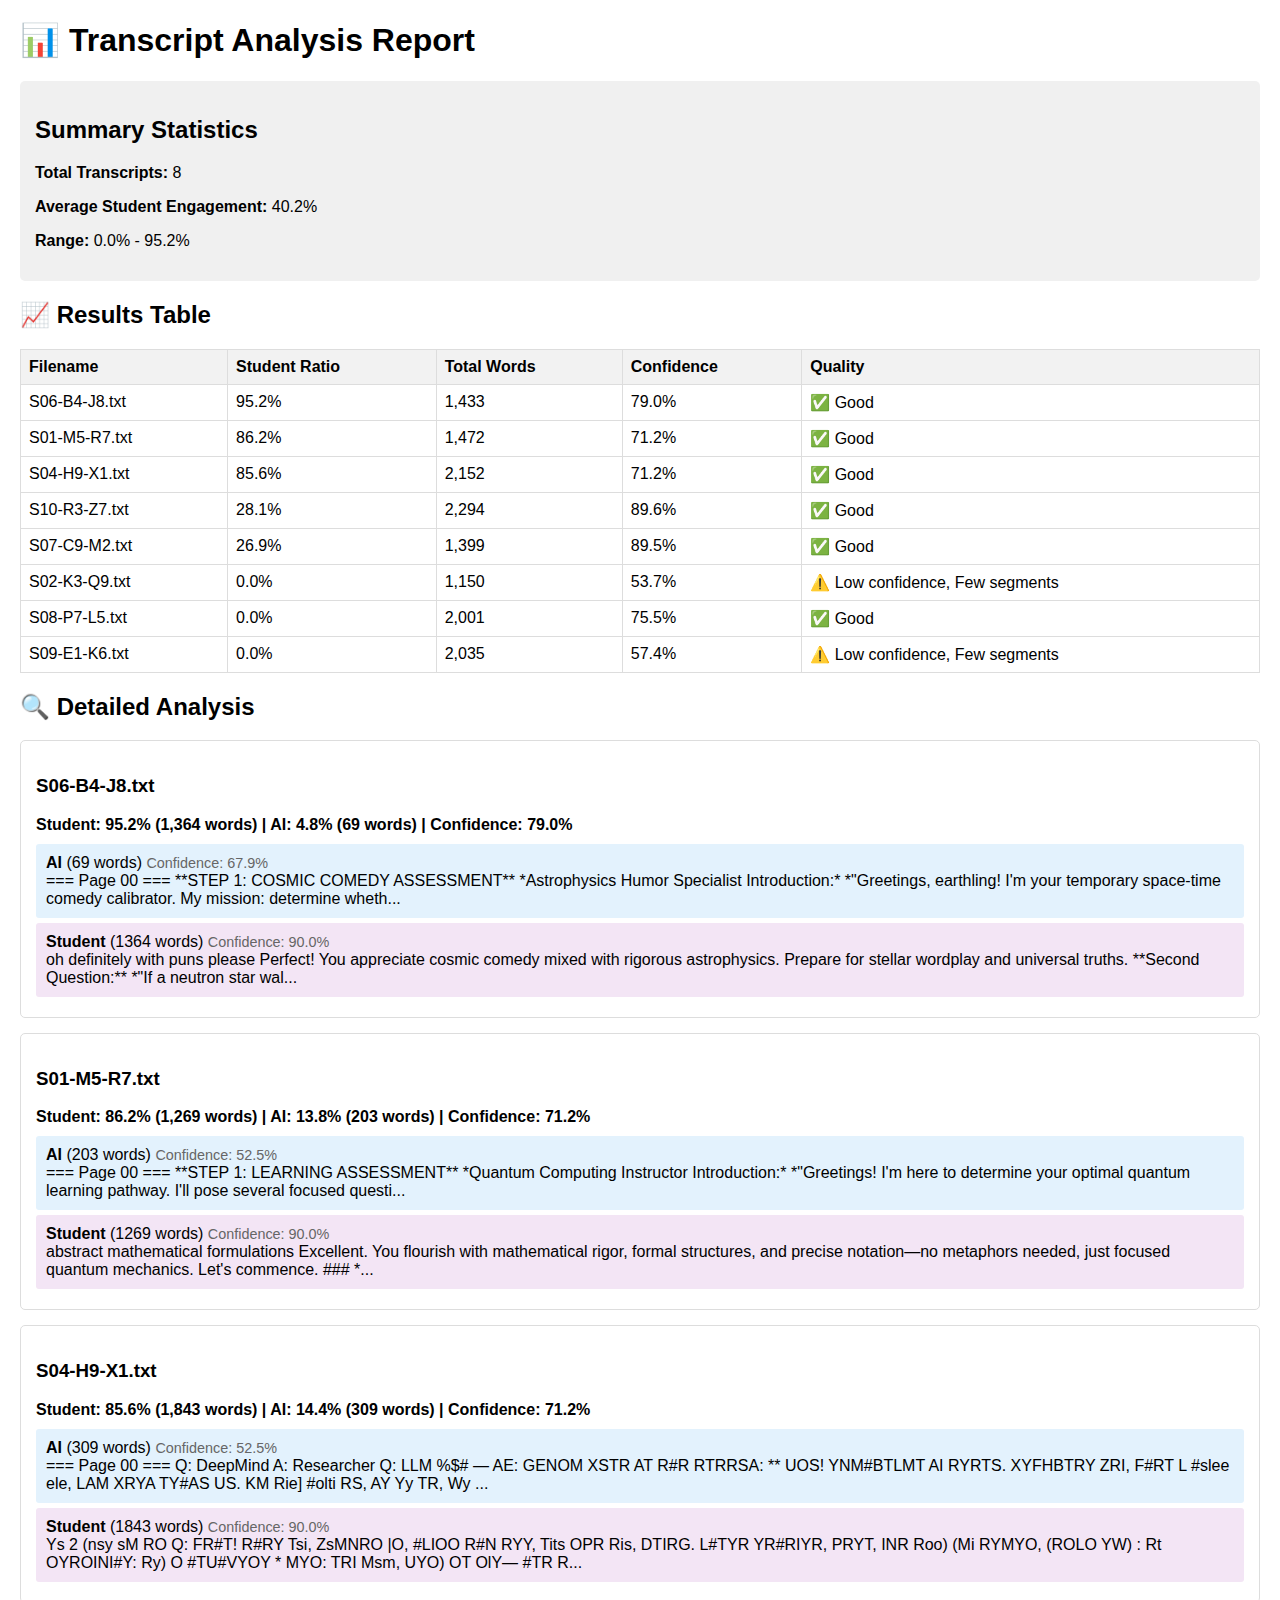
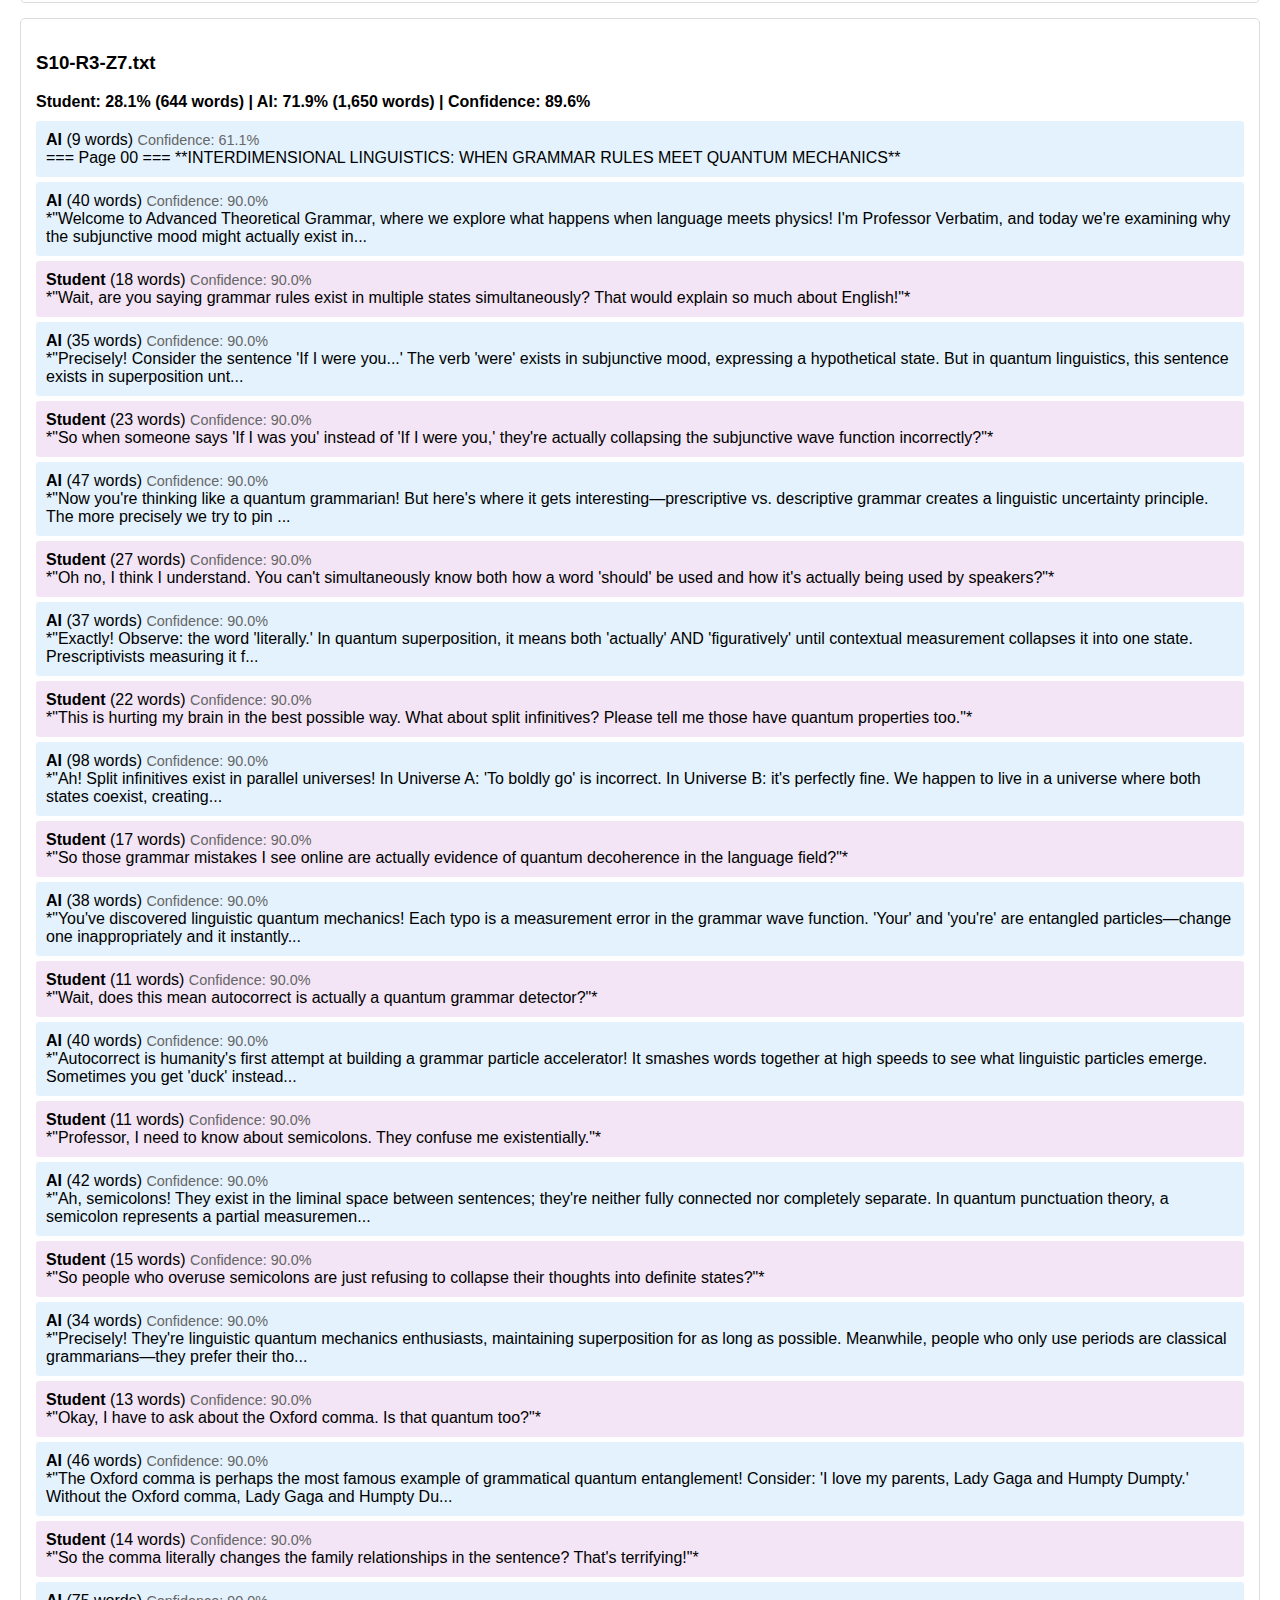
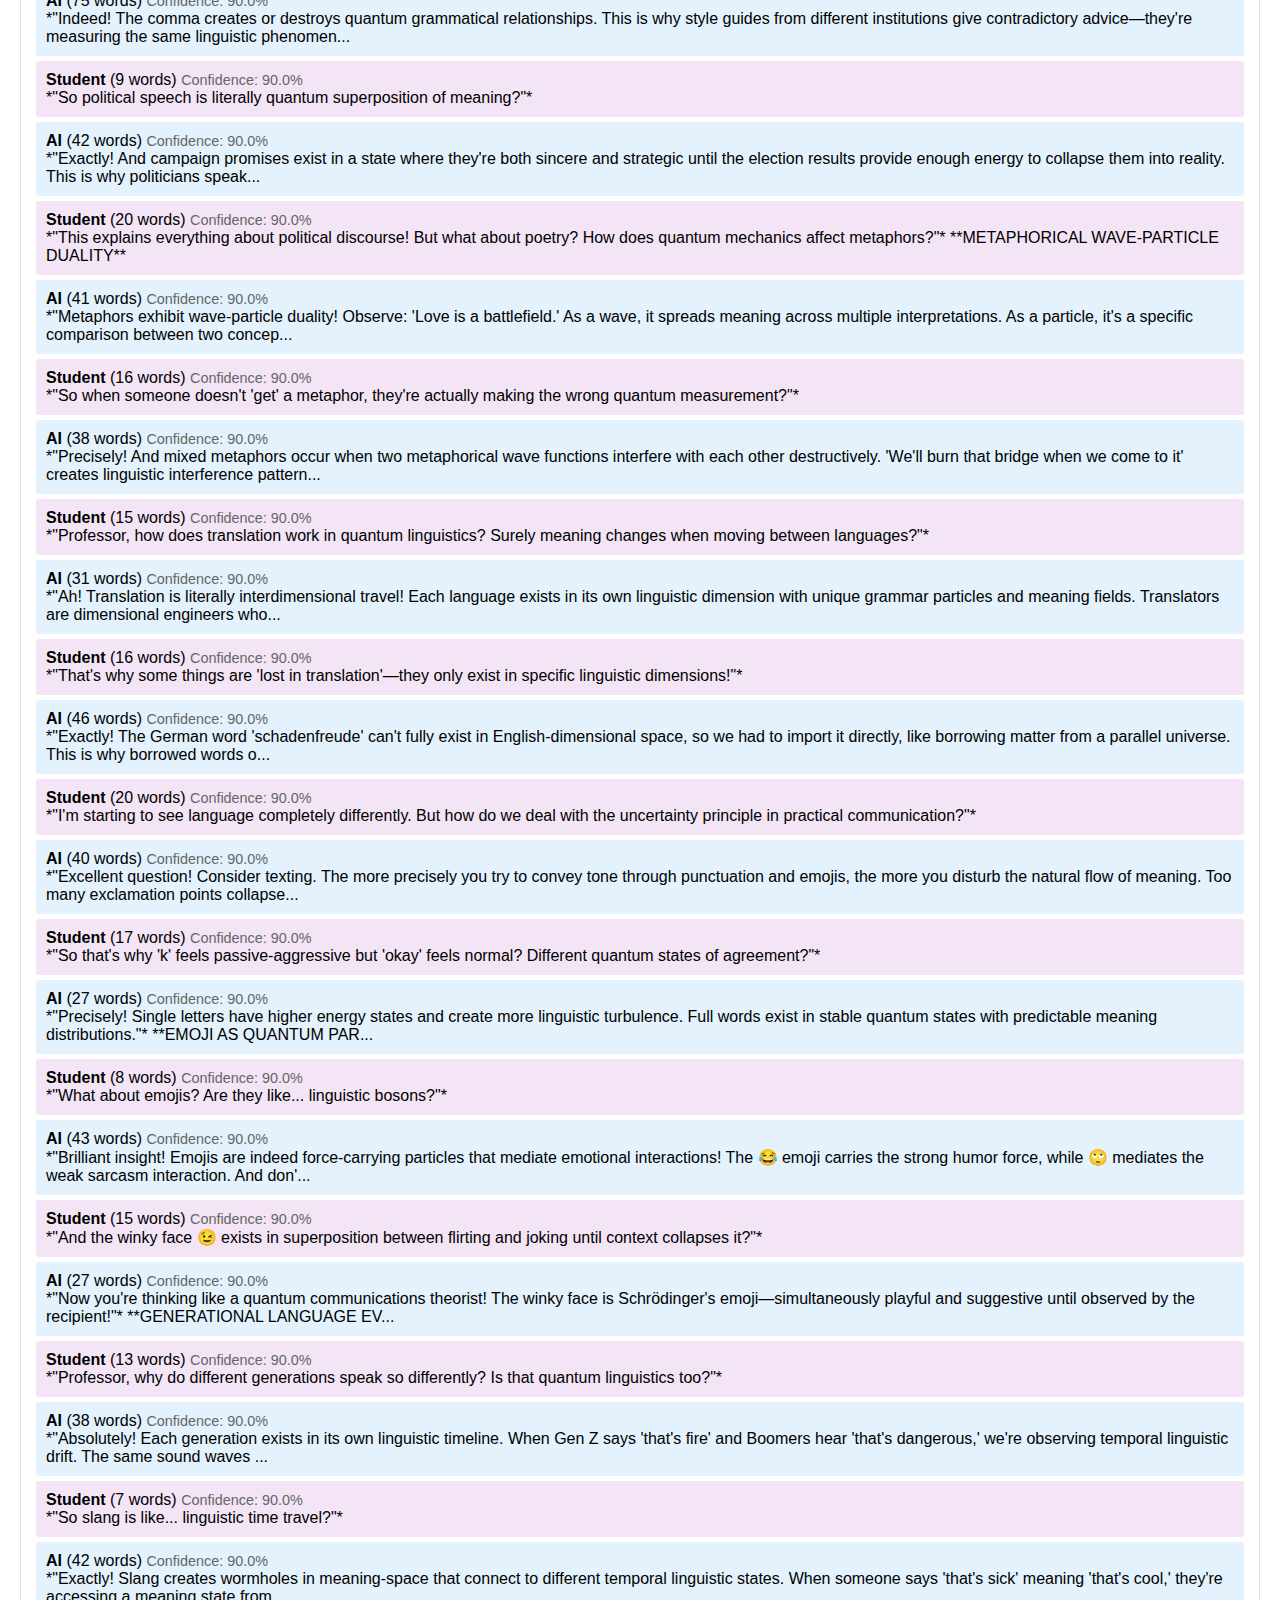
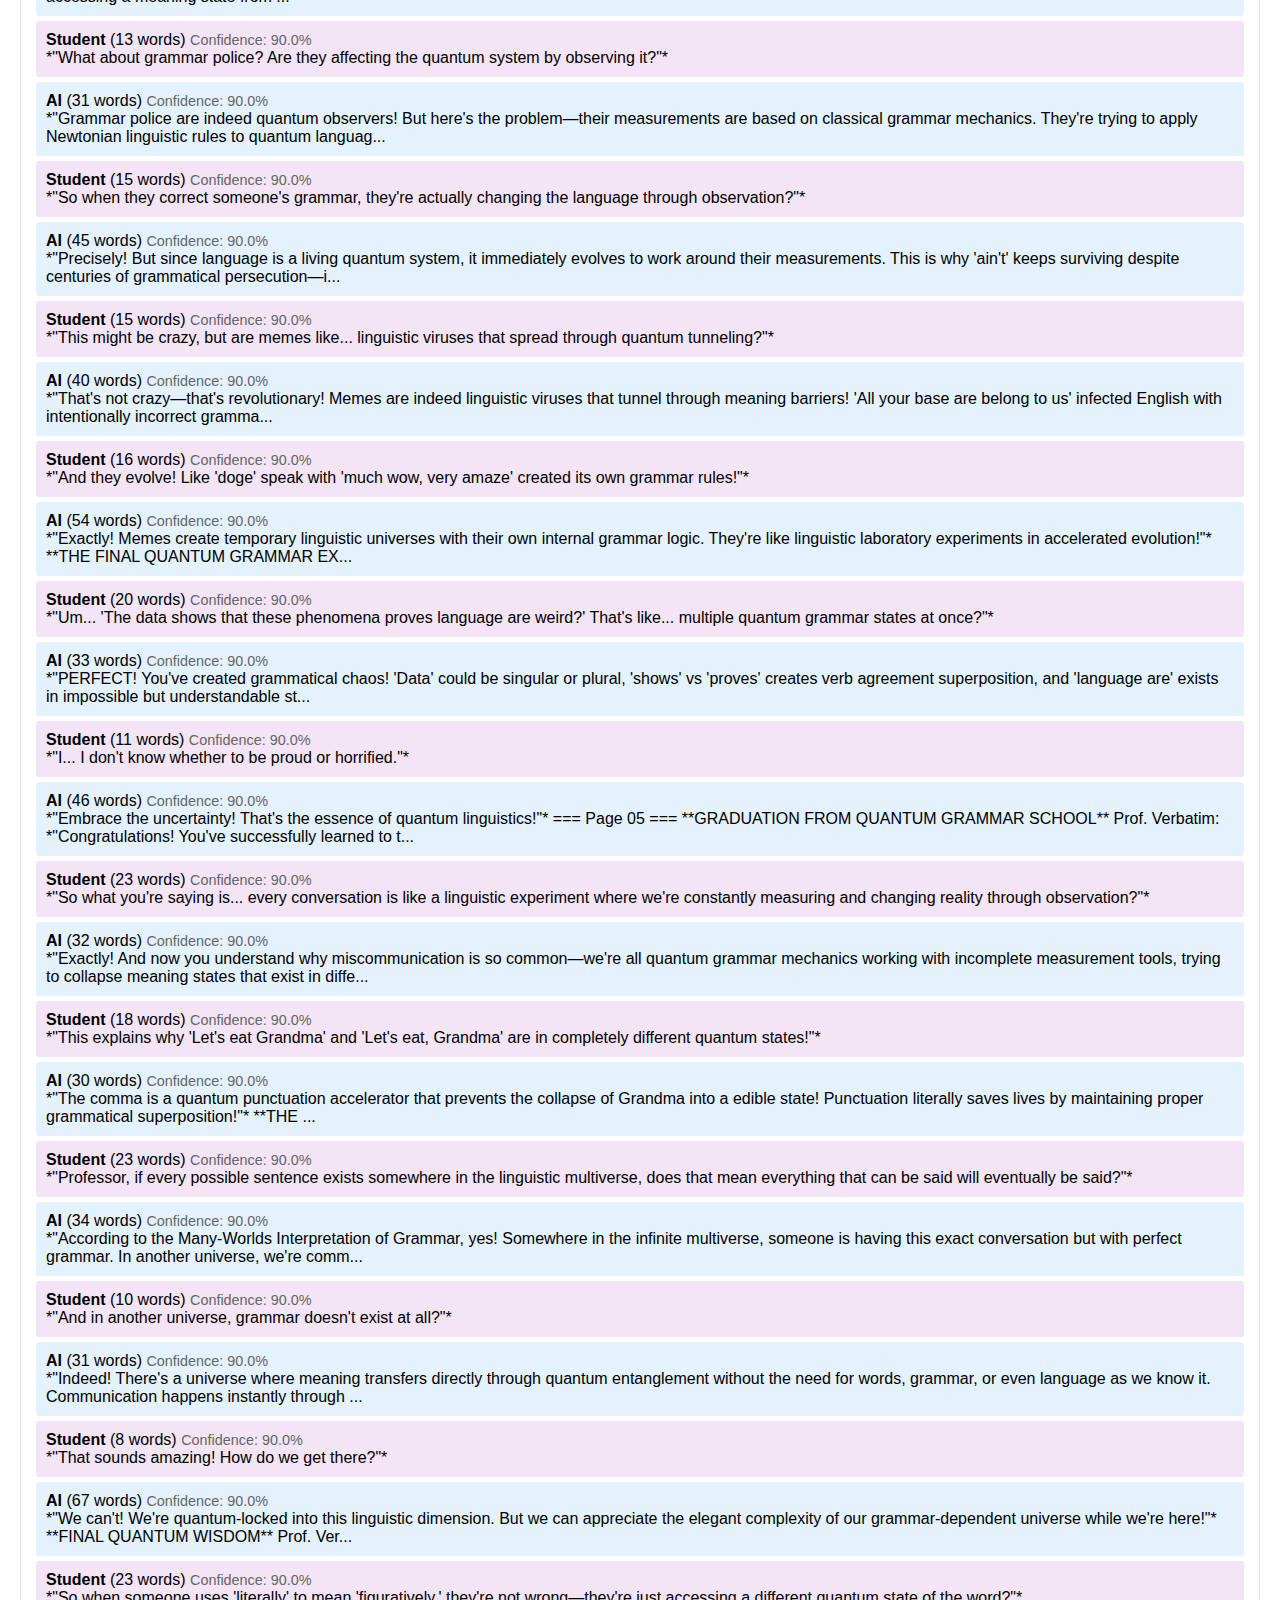
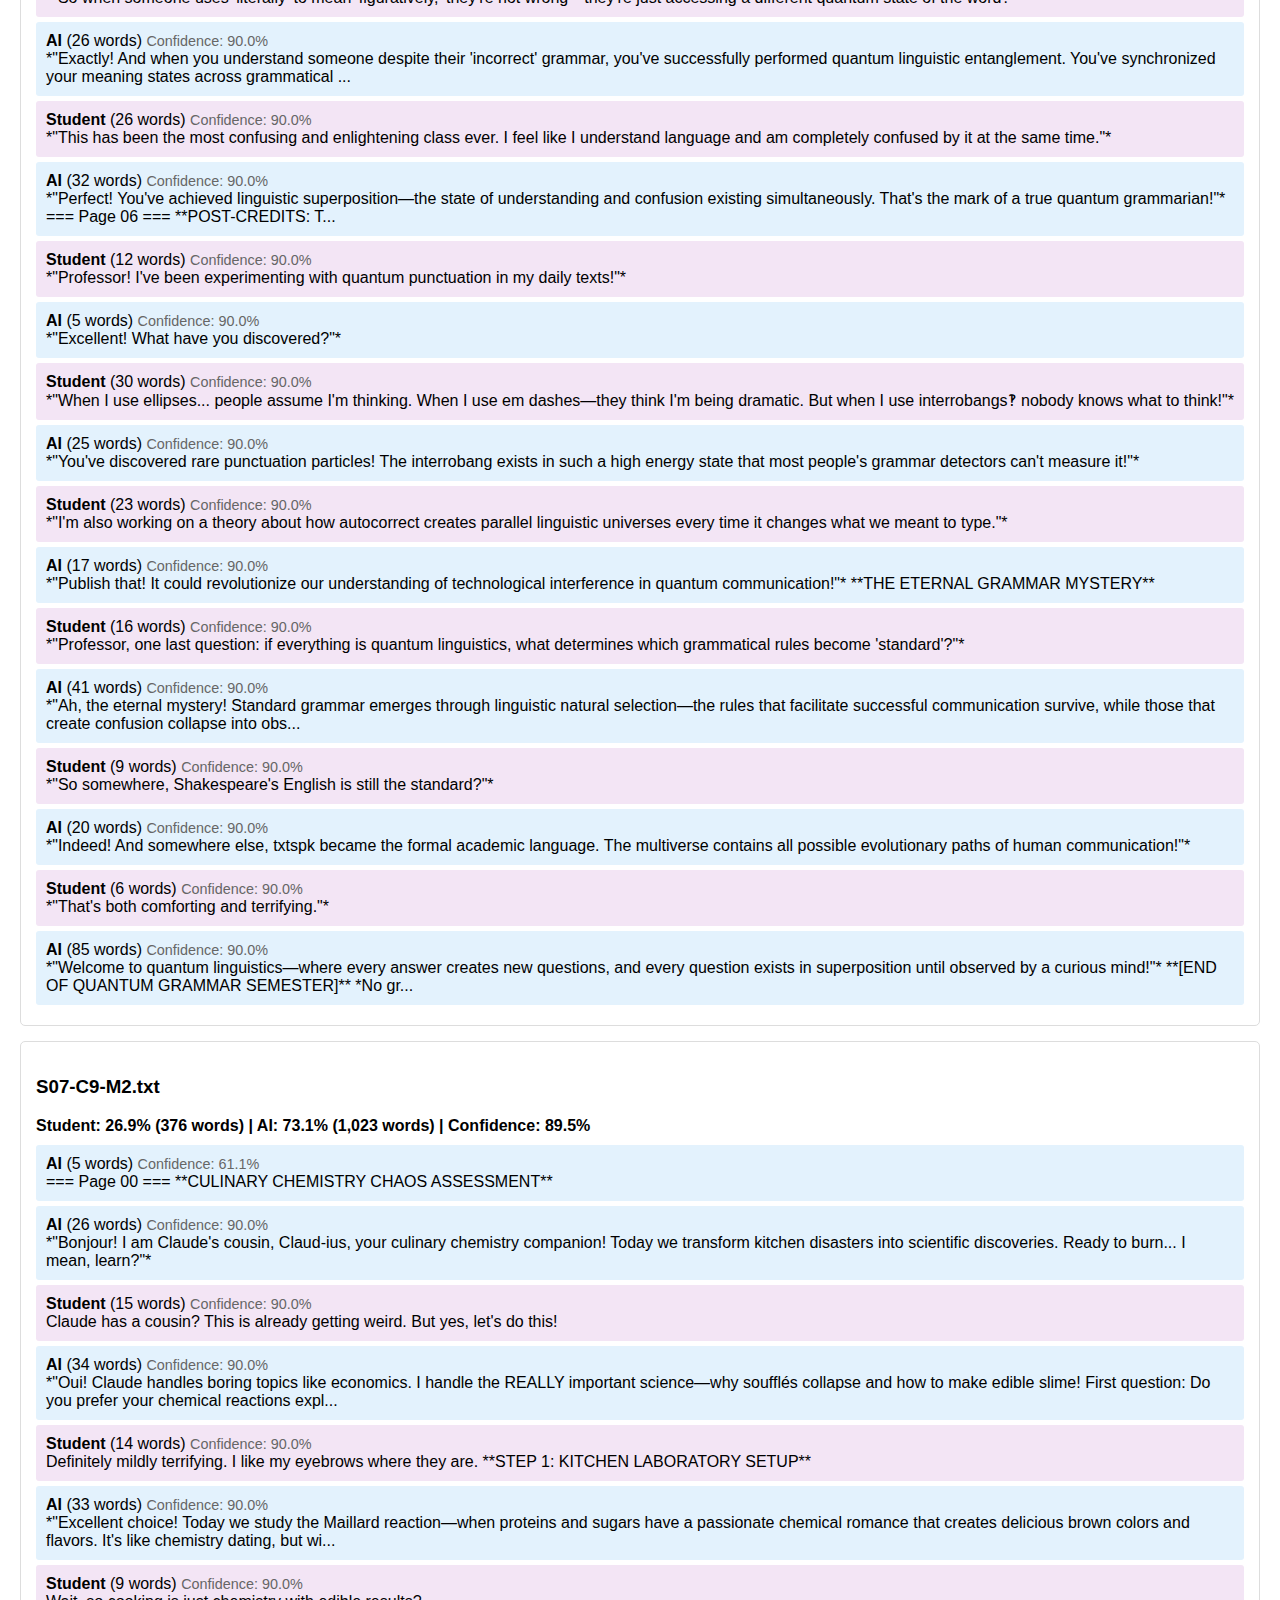
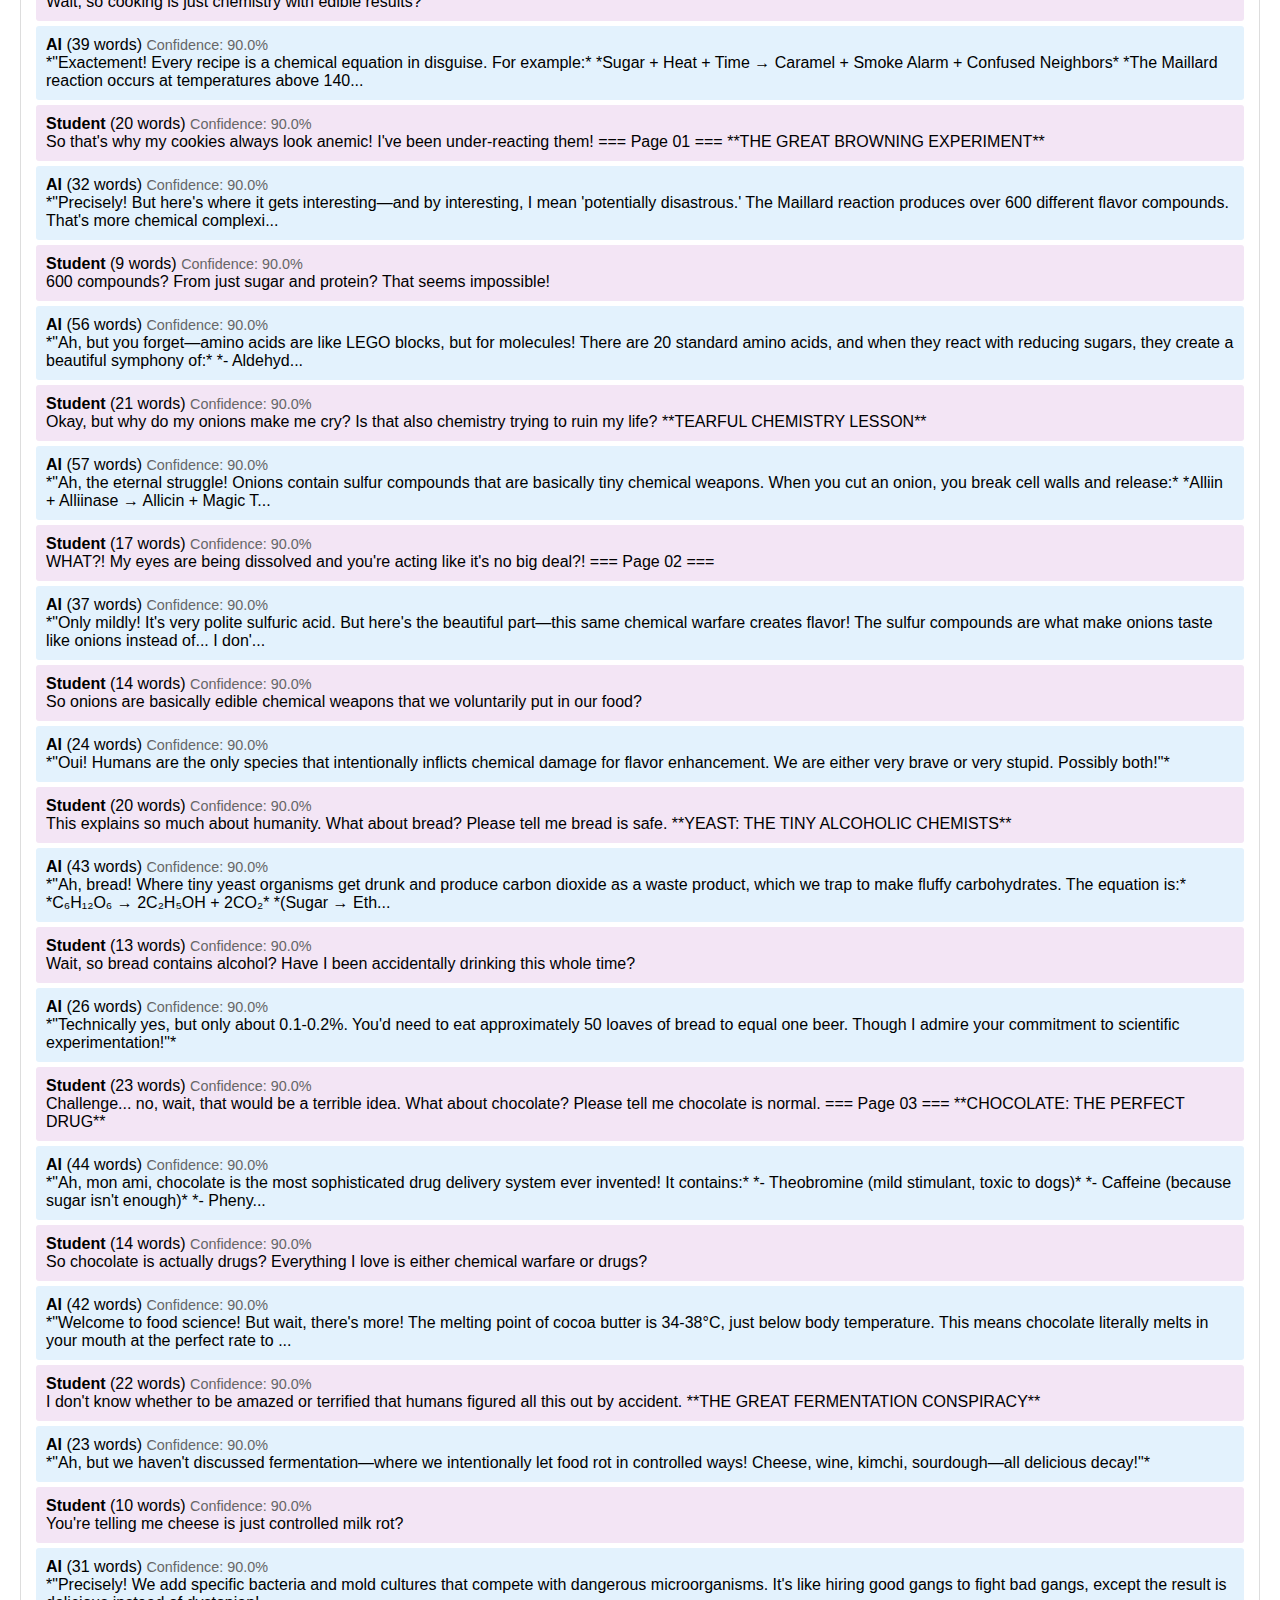
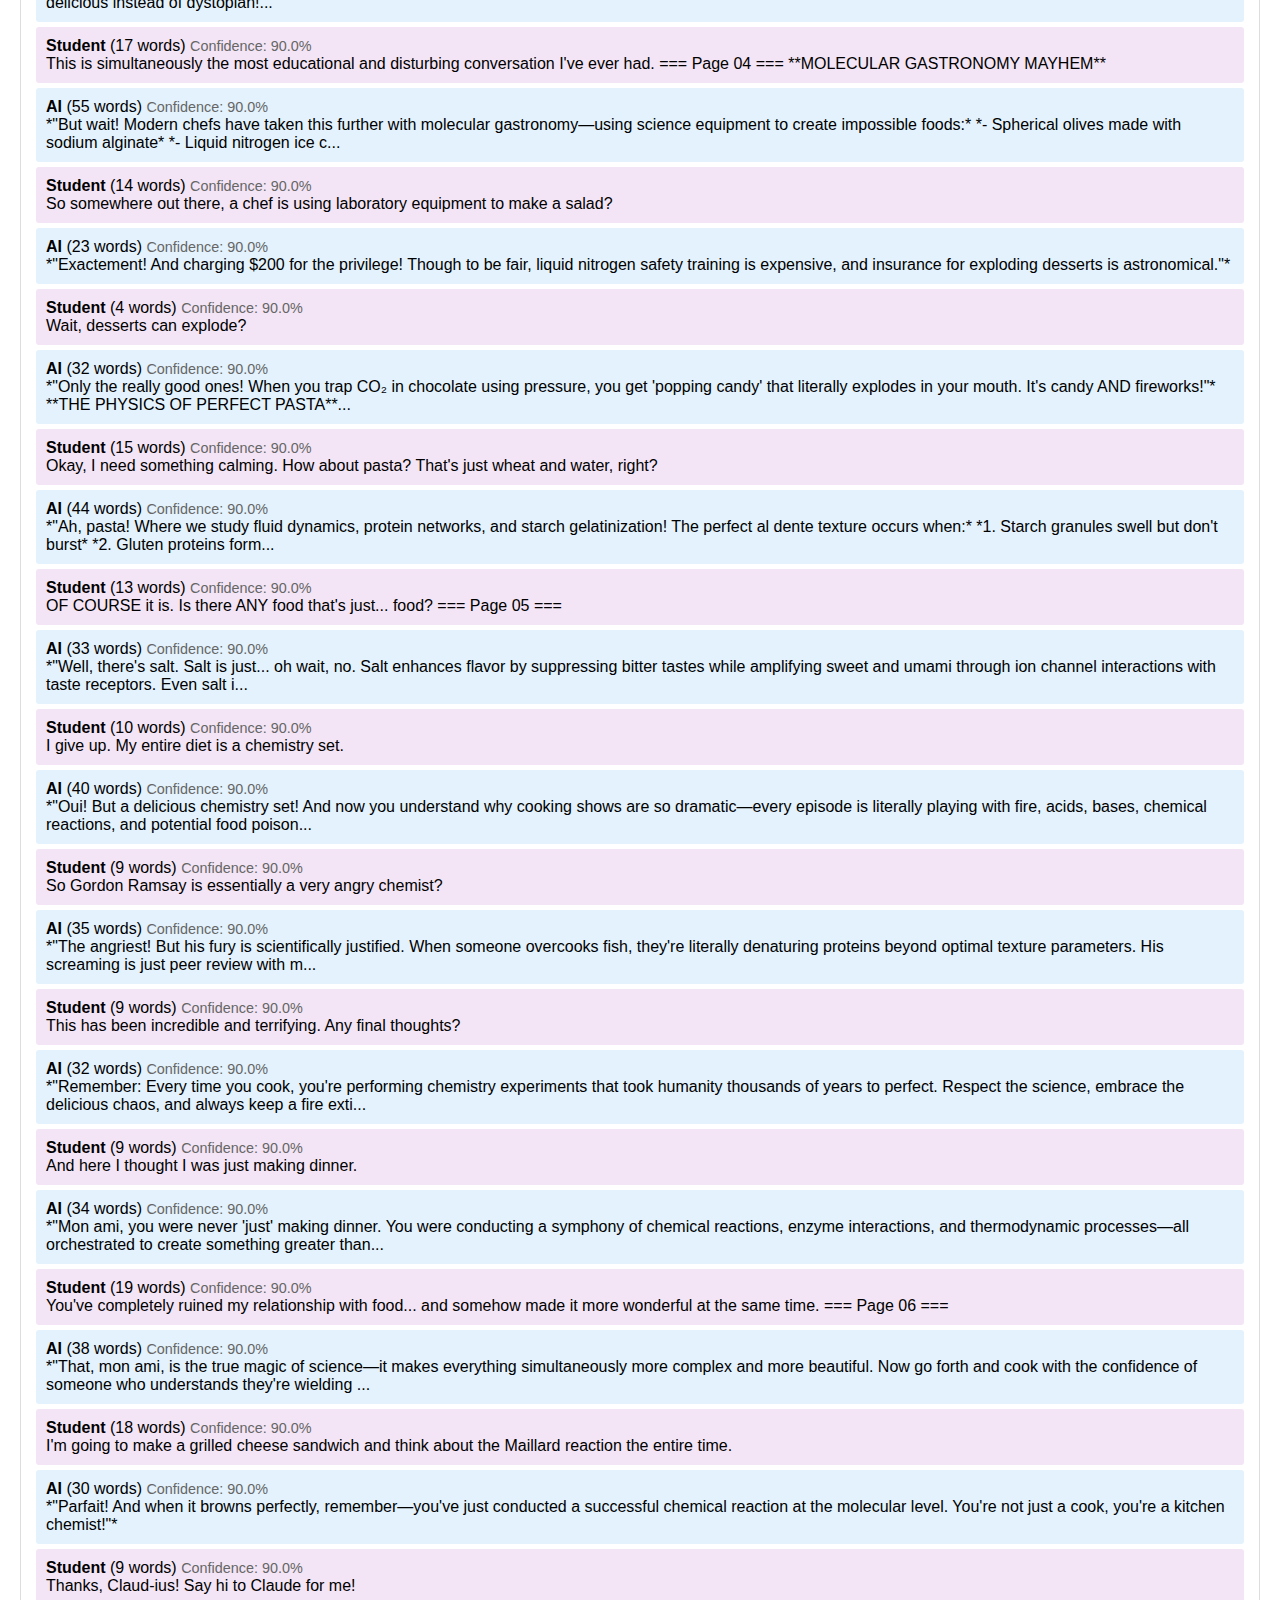
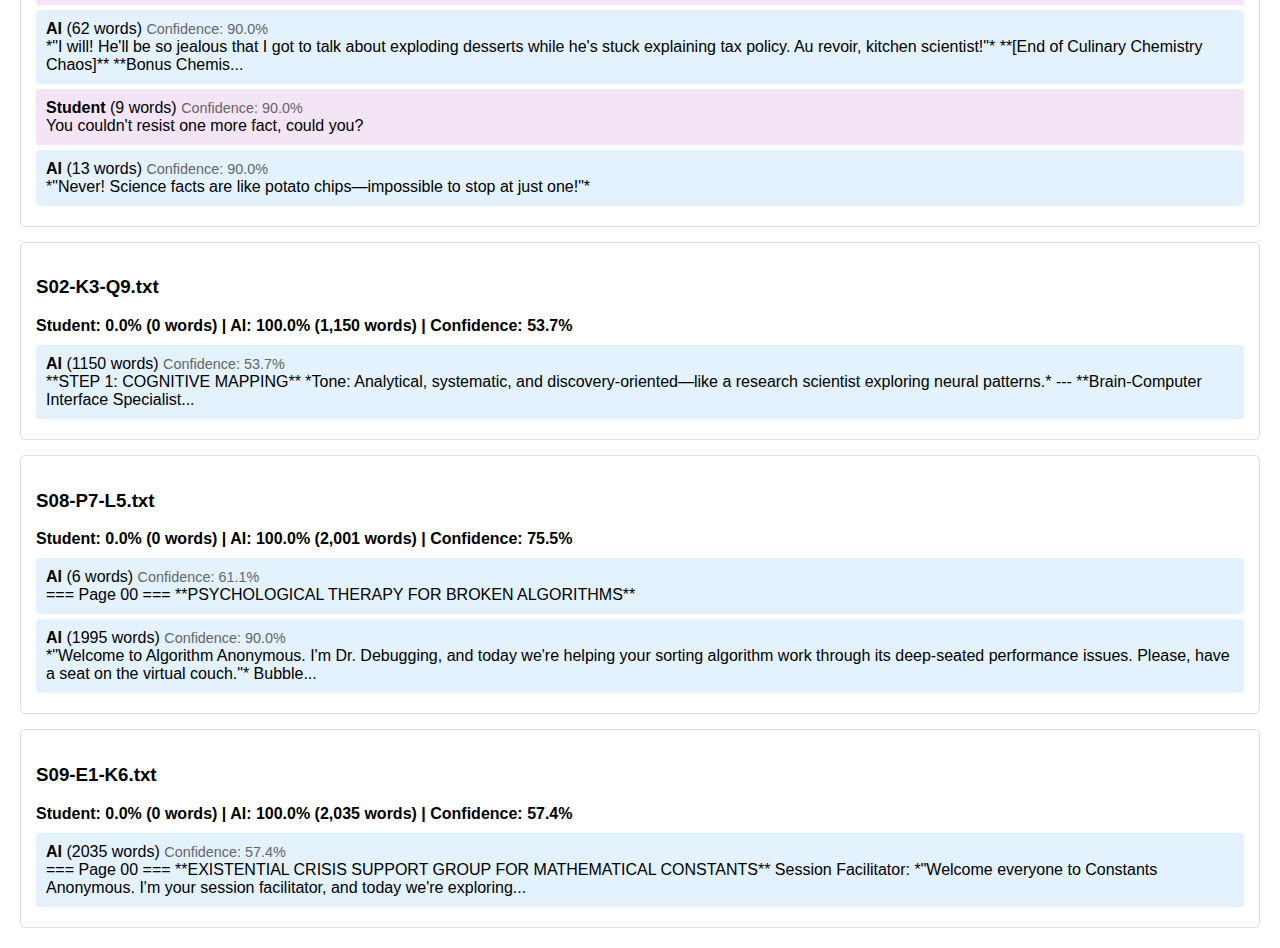
<file: analysis.html>
<!DOCTYPE html>
<html>
<head>
    <title>Transcript Analysis Report</title>
    <style>
        body { font-family: Arial, sans-serif; margin: 20px; }
        .summary { background: #f0f0f0; padding: 15px; margin: 20px 0; border-radius: 5px; }
        .transcript { border: 1px solid #ddd; margin: 15px 0; padding: 15px; border-radius: 5px; }
        .ai-segment { background-color: #e3f2fd; margin: 5px 0; padding: 10px; border-radius: 3px; }
        .student-segment { background-color: #f3e5f5; margin: 5px 0; padding: 10px; border-radius: 3px; }
        .stats { margin: 10px 0; font-weight: bold; }
        .confidence { font-size: 0.9em; color: #666; }
        table { border-collapse: collapse; width: 100%; }
        th, td { border: 1px solid #ddd; padding: 8px; text-align: left; }
        th { background-color: #f2f2f2; }
    </style>
</head>
<body>
    <h1>📊 Transcript Analysis Report</h1>
    
    <div class="summary">
        <h2>Summary Statistics</h2>
        <p><strong>Total Transcripts:</strong> 8</p>
        <p><strong>Average Student Engagement:</strong> 40.2%</p>
        <p><strong>Range:</strong> 0.0% - 95.2%</p>
    </div>
    
    <h2>📈 Results Table</h2>
    <table>
        <tr>
            <th>Filename</th>
            <th>Student Ratio</th>
            <th>Total Words</th>
            <th>Confidence</th>
            <th>Quality</th>
        </tr>

        <tr>
            <td>S06-B4-J8.txt</td>
            <td>95.2%</td>
            <td>1,433</td>
            <td>79.0%</td>
            <td>✅ Good</td>
        </tr>
        
        <tr>
            <td>S01-M5-R7.txt</td>
            <td>86.2%</td>
            <td>1,472</td>
            <td>71.2%</td>
            <td>✅ Good</td>
        </tr>
        
        <tr>
            <td>S04-H9-X1.txt</td>
            <td>85.6%</td>
            <td>2,152</td>
            <td>71.2%</td>
            <td>✅ Good</td>
        </tr>
        
        <tr>
            <td>S10-R3-Z7.txt</td>
            <td>28.1%</td>
            <td>2,294</td>
            <td>89.6%</td>
            <td>✅ Good</td>
        </tr>
        
        <tr>
            <td>S07-C9-M2.txt</td>
            <td>26.9%</td>
            <td>1,399</td>
            <td>89.5%</td>
            <td>✅ Good</td>
        </tr>
        
        <tr>
            <td>S02-K3-Q9.txt</td>
            <td>0.0%</td>
            <td>1,150</td>
            <td>53.7%</td>
            <td>⚠️ Low confidence, Few segments</td>
        </tr>
        
        <tr>
            <td>S08-P7-L5.txt</td>
            <td>0.0%</td>
            <td>2,001</td>
            <td>75.5%</td>
            <td>✅ Good</td>
        </tr>
        
        <tr>
            <td>S09-E1-K6.txt</td>
            <td>0.0%</td>
            <td>2,035</td>
            <td>57.4%</td>
            <td>⚠️ Low confidence, Few segments</td>
        </tr>
        
    </table>
    
    <h2>🔍 Detailed Analysis</h2>
    
        <div class="transcript">
            <h3>S06-B4-J8.txt</h3>
            <div class="stats">
                Student: 95.2% (1,364 words) | 
                AI: 4.8% (69 words) | 
                Confidence: 79.0%
            </div>
        
            <div class="ai-segment">
                <strong>AI</strong> (69 words)
                <span class="confidence">Confidence: 67.9%</span><br>
                === Page 00 ===
**STEP 1: COSMIC COMEDY ASSESSMENT**

*Astrophysics Humor Specialist Introduction:*
*"Greetings, earthling! I'm your temporary space-time comedy calibrator. My mission: determine wheth...
            </div>
            
            <div class="student-segment">
                <strong>Student</strong> (1364 words)
                <span class="confidence">Confidence: 90.0%</span><br>
                oh definitely with puns please

Perfect! You appreciate cosmic comedy mixed with rigorous astrophysics. Prepare for stellar wordplay and universal truths.

**Second Question:**
*"If a neutron star wal...
            </div>
            </div>
        <div class="transcript">
            <h3>S01-M5-R7.txt</h3>
            <div class="stats">
                Student: 86.2% (1,269 words) | 
                AI: 13.8% (203 words) | 
                Confidence: 71.2%
            </div>
        
            <div class="ai-segment">
                <strong>AI</strong> (203 words)
                <span class="confidence">Confidence: 52.5%</span><br>
                === Page 00 ===
**STEP 1: LEARNING ASSESSMENT**

*Quantum Computing Instructor Introduction:*
*"Greetings! I'm here to determine your optimal quantum learning pathway. I'll pose several focused
questi...
            </div>
            
            <div class="student-segment">
                <strong>Student</strong> (1269 words)
                <span class="confidence">Confidence: 90.0%</span><br>
                abstract mathematical formulations

Excellent. You flourish with mathematical rigor, formal structures, and precise notation—no
metaphors needed, just focused quantum mechanics. Let's commence.

### *...
            </div>
            </div>
        <div class="transcript">
            <h3>S04-H9-X1.txt</h3>
            <div class="stats">
                Student: 85.6% (1,843 words) | 
                AI: 14.4% (309 words) | 
                Confidence: 71.2%
            </div>
        
            <div class="ai-segment">
                <strong>AI</strong> (309 words)
                <span class="confidence">Confidence: 52.5%</span><br>
                === Page 00 ===
Q: DeepMind A: Researcher

Q:

LLM %$# — AE: GENOM XSTR

AT R#R RTRRSA: **

UOS! YNM#BTLMT AI RYRTS. XYFHBTRY ZRI, F#RT L #slee ele, LAM
XRYA TY#AS US. KM Rie] #olti RS, AY Yy TR,

Wy
...
            </div>
            
            <div class="student-segment">
                <strong>Student</strong> (1843 words)
                <span class="confidence">Confidence: 90.0%</span><br>
                Ys 2 (nsy sM RO
Q:

FR#T! R#RY Tsi, ZsMNRO |O, #LIOO R#N RYY, Tits
OPR Ris, DTIRG. L#TYR YR#RIYR, PRYT, INR Roo)
(Mi RYMYO, (ROLO YW) :

Rt OYROINI#Y: Ry) O #TU#VYOY *
MYO: TRI Msm, UYO) OT OlY— #TR R...
            </div>
            </div>
        <div class="transcript">
            <h3>S10-R3-Z7.txt</h3>
            <div class="stats">
                Student: 28.1% (644 words) | 
                AI: 71.9% (1,650 words) | 
                Confidence: 89.6%
            </div>
        
            <div class="ai-segment">
                <strong>AI</strong> (9 words)
                <span class="confidence">Confidence: 61.1%</span><br>
                === Page 00 ===
**INTERDIMENSIONAL LINGUISTICS: WHEN GRAMMAR RULES MEET QUANTUM MECHANICS**

            </div>
            
            <div class="ai-segment">
                <strong>AI</strong> (40 words)
                <span class="confidence">Confidence: 90.0%</span><br>
                *"Welcome to Advanced Theoretical Grammar, where we explore what happens when language meets physics! I'm Professor Verbatim, and today we're examining why the subjunctive mood might actually exist in...
            </div>
            
            <div class="student-segment">
                <strong>Student</strong> (18 words)
                <span class="confidence">Confidence: 90.0%</span><br>
                *"Wait, are you saying grammar rules exist in multiple states simultaneously? That would explain so much about English!"*

            </div>
            
            <div class="ai-segment">
                <strong>AI</strong> (35 words)
                <span class="confidence">Confidence: 90.0%</span><br>
                *"Precisely! Consider the sentence 'If I were you...' The verb 'were' exists in subjunctive mood, expressing a hypothetical state. But in quantum linguistics, this sentence exists in superposition unt...
            </div>
            
            <div class="student-segment">
                <strong>Student</strong> (23 words)
                <span class="confidence">Confidence: 90.0%</span><br>
                *"So when someone says 'If I was you' instead of 'If I were you,' they're actually collapsing the subjunctive wave function incorrectly?"*

            </div>
            
            <div class="ai-segment">
                <strong>AI</strong> (47 words)
                <span class="confidence">Confidence: 90.0%</span><br>
                *"Now you're thinking like a quantum grammarian! But here's where it gets interesting—prescriptive vs. descriptive grammar creates a linguistic uncertainty principle. The more precisely we try to pin ...
            </div>
            
            <div class="student-segment">
                <strong>Student</strong> (27 words)
                <span class="confidence">Confidence: 90.0%</span><br>
                *"Oh no, I think I understand. You can't simultaneously know both how a word 'should' be used and how it's actually being used by speakers?"*

            </div>
            
            <div class="ai-segment">
                <strong>AI</strong> (37 words)
                <span class="confidence">Confidence: 90.0%</span><br>
                *"Exactly! Observe: the word 'literally.' In quantum superposition, it means both 'actually' AND 'figuratively' until contextual measurement collapses it into one state. Prescriptivists measuring it f...
            </div>
            
            <div class="student-segment">
                <strong>Student</strong> (22 words)
                <span class="confidence">Confidence: 90.0%</span><br>
                *"This is hurting my brain in the best possible way. What about split infinitives? Please tell me those have quantum properties too."*

            </div>
            
            <div class="ai-segment">
                <strong>AI</strong> (98 words)
                <span class="confidence">Confidence: 90.0%</span><br>
                *"Ah! Split infinitives exist in parallel universes! In Universe A: 'To boldly go' is incorrect. In Universe B: it's perfectly fine. We happen to live in a universe where both states coexist, creating...
            </div>
            
            <div class="student-segment">
                <strong>Student</strong> (17 words)
                <span class="confidence">Confidence: 90.0%</span><br>
                *"So those grammar mistakes I see online are actually evidence of quantum decoherence in the language field?"*

            </div>
            
            <div class="ai-segment">
                <strong>AI</strong> (38 words)
                <span class="confidence">Confidence: 90.0%</span><br>
                *"You've discovered linguistic quantum mechanics! Each typo is a measurement error in the grammar wave function. 'Your' and 'you're' are entangled particles—change one inappropriately and it instantly...
            </div>
            
            <div class="student-segment">
                <strong>Student</strong> (11 words)
                <span class="confidence">Confidence: 90.0%</span><br>
                *"Wait, does this mean autocorrect is actually a quantum grammar detector?"*

            </div>
            
            <div class="ai-segment">
                <strong>AI</strong> (40 words)
                <span class="confidence">Confidence: 90.0%</span><br>
                *"Autocorrect is humanity's first attempt at building a grammar particle accelerator! It smashes words together at high speeds to see what linguistic particles emerge. Sometimes you get 'duck' instead...
            </div>
            
            <div class="student-segment">
                <strong>Student</strong> (11 words)
                <span class="confidence">Confidence: 90.0%</span><br>
                *"Professor, I need to know about semicolons. They confuse me existentially."*

            </div>
            
            <div class="ai-segment">
                <strong>AI</strong> (42 words)
                <span class="confidence">Confidence: 90.0%</span><br>
                *"Ah, semicolons! They exist in the liminal space between sentences; they're neither fully connected nor completely separate. In quantum punctuation theory, a semicolon represents a partial measuremen...
            </div>
            
            <div class="student-segment">
                <strong>Student</strong> (15 words)
                <span class="confidence">Confidence: 90.0%</span><br>
                *"So people who overuse semicolons are just refusing to collapse their thoughts into definite states?"*

            </div>
            
            <div class="ai-segment">
                <strong>AI</strong> (34 words)
                <span class="confidence">Confidence: 90.0%</span><br>
                *"Precisely! They're linguistic quantum mechanics enthusiasts, maintaining superposition for as long as possible. Meanwhile, people who only use periods are classical grammarians—they prefer their tho...
            </div>
            
            <div class="student-segment">
                <strong>Student</strong> (13 words)
                <span class="confidence">Confidence: 90.0%</span><br>
                *"Okay, I have to ask about the Oxford comma. Is that quantum too?"*

            </div>
            
            <div class="ai-segment">
                <strong>AI</strong> (46 words)
                <span class="confidence">Confidence: 90.0%</span><br>
                *"The Oxford comma is perhaps the most famous example of grammatical quantum entanglement! Consider: 'I love my parents, Lady Gaga and Humpty Dumpty.' Without the Oxford comma, Lady Gaga and Humpty Du...
            </div>
            
            <div class="student-segment">
                <strong>Student</strong> (14 words)
                <span class="confidence">Confidence: 90.0%</span><br>
                *"So the comma literally changes the family relationships in the sentence? That's terrifying!"*

            </div>
            
            <div class="ai-segment">
                <strong>AI</strong> (75 words)
                <span class="confidence">Confidence: 90.0%</span><br>
                *"Indeed! The comma creates or destroys quantum grammatical relationships. This is why style guides from different institutions give contradictory advice—they're measuring the same linguistic phenomen...
            </div>
            
            <div class="student-segment">
                <strong>Student</strong> (9 words)
                <span class="confidence">Confidence: 90.0%</span><br>
                *"So political speech is literally quantum superposition of meaning?"*

            </div>
            
            <div class="ai-segment">
                <strong>AI</strong> (42 words)
                <span class="confidence">Confidence: 90.0%</span><br>
                *"Exactly! And campaign promises exist in a state where they're both sincere and strategic until the election results provide enough energy to collapse them into reality. This is why politicians speak...
            </div>
            
            <div class="student-segment">
                <strong>Student</strong> (20 words)
                <span class="confidence">Confidence: 90.0%</span><br>
                *"This explains everything about political discourse! But what about poetry? How does quantum mechanics affect metaphors?"*

**METAPHORICAL WAVE-PARTICLE DUALITY**

            </div>
            
            <div class="ai-segment">
                <strong>AI</strong> (41 words)
                <span class="confidence">Confidence: 90.0%</span><br>
                *"Metaphors exhibit wave-particle duality! Observe: 'Love is a battlefield.' As a wave, it spreads meaning across multiple interpretations. As a particle, it's a specific comparison between two concep...
            </div>
            
            <div class="student-segment">
                <strong>Student</strong> (16 words)
                <span class="confidence">Confidence: 90.0%</span><br>
                *"So when someone doesn't 'get' a metaphor, they're actually making the wrong quantum measurement?"*

            </div>
            
            <div class="ai-segment">
                <strong>AI</strong> (38 words)
                <span class="confidence">Confidence: 90.0%</span><br>
                *"Precisely! And mixed metaphors occur when two metaphorical wave functions interfere with each other destructively. 'We'll burn that bridge when we come to it' creates linguistic interference pattern...
            </div>
            
            <div class="student-segment">
                <strong>Student</strong> (15 words)
                <span class="confidence">Confidence: 90.0%</span><br>
                *"Professor, how does translation work in quantum linguistics? Surely meaning changes when moving between languages?"*

            </div>
            
            <div class="ai-segment">
                <strong>AI</strong> (31 words)
                <span class="confidence">Confidence: 90.0%</span><br>
                *"Ah! Translation is literally interdimensional travel! Each language exists in its own linguistic dimension with unique grammar particles and meaning fields. Translators are dimensional engineers who...
            </div>
            
            <div class="student-segment">
                <strong>Student</strong> (16 words)
                <span class="confidence">Confidence: 90.0%</span><br>
                *"That's why some things are 'lost in translation'—they only exist in specific linguistic dimensions!"*

            </div>
            
            <div class="ai-segment">
                <strong>AI</strong> (46 words)
                <span class="confidence">Confidence: 90.0%</span><br>
                *"Exactly! The German word 'schadenfreude' can't fully exist in English-dimensional space, so we had to import it directly, like borrowing matter from a parallel universe. This is why borrowed words o...
            </div>
            
            <div class="student-segment">
                <strong>Student</strong> (20 words)
                <span class="confidence">Confidence: 90.0%</span><br>
                *"I'm starting to see language completely differently. But how do we deal with the uncertainty principle in practical communication?"*

            </div>
            
            <div class="ai-segment">
                <strong>AI</strong> (40 words)
                <span class="confidence">Confidence: 90.0%</span><br>
                *"Excellent question! Consider texting. The more precisely you try to convey tone through punctuation and emojis, the more you disturb the natural flow of meaning. Too many exclamation points collapse...
            </div>
            
            <div class="student-segment">
                <strong>Student</strong> (17 words)
                <span class="confidence">Confidence: 90.0%</span><br>
                *"So that's why 'k' feels passive-aggressive but 'okay' feels normal? Different quantum states of agreement?"*

            </div>
            
            <div class="ai-segment">
                <strong>AI</strong> (27 words)
                <span class="confidence">Confidence: 90.0%</span><br>
                *"Precisely! Single letters have higher energy states and create more linguistic turbulence. Full words exist in stable quantum states with predictable meaning distributions."*

**EMOJI AS QUANTUM PAR...
            </div>
            
            <div class="student-segment">
                <strong>Student</strong> (8 words)
                <span class="confidence">Confidence: 90.0%</span><br>
                *"What about emojis? Are they like... linguistic bosons?"*

            </div>
            
            <div class="ai-segment">
                <strong>AI</strong> (43 words)
                <span class="confidence">Confidence: 90.0%</span><br>
                *"Brilliant insight! Emojis are indeed force-carrying particles that mediate emotional interactions! The 😂 emoji carries the strong humor force, while 🙄 mediates the weak sarcasm interaction. And don'...
            </div>
            
            <div class="student-segment">
                <strong>Student</strong> (15 words)
                <span class="confidence">Confidence: 90.0%</span><br>
                *"And the winky face 😉 exists in superposition between flirting and joking until context collapses it?"*

            </div>
            
            <div class="ai-segment">
                <strong>AI</strong> (27 words)
                <span class="confidence">Confidence: 90.0%</span><br>
                *"Now you're thinking like a quantum communications theorist! The winky face is Schrödinger's emoji—simultaneously playful and suggestive until observed by the recipient!"*

**GENERATIONAL LANGUAGE EV...
            </div>
            
            <div class="student-segment">
                <strong>Student</strong> (13 words)
                <span class="confidence">Confidence: 90.0%</span><br>
                *"Professor, why do different generations speak so differently? Is that quantum linguistics too?"*

            </div>
            
            <div class="ai-segment">
                <strong>AI</strong> (38 words)
                <span class="confidence">Confidence: 90.0%</span><br>
                *"Absolutely! Each generation exists in its own linguistic timeline. When Gen Z says 'that's fire' and Boomers hear 'that's dangerous,' we're observing temporal linguistic drift. The same sound waves ...
            </div>
            
            <div class="student-segment">
                <strong>Student</strong> (7 words)
                <span class="confidence">Confidence: 90.0%</span><br>
                *"So slang is like... linguistic time travel?"*

            </div>
            
            <div class="ai-segment">
                <strong>AI</strong> (42 words)
                <span class="confidence">Confidence: 90.0%</span><br>
                *"Exactly! Slang creates wormholes in meaning-space that connect to different temporal linguistic states. When someone says 'that's sick' meaning 'that's cool,' they're accessing a meaning state from ...
            </div>
            
            <div class="student-segment">
                <strong>Student</strong> (13 words)
                <span class="confidence">Confidence: 90.0%</span><br>
                *"What about grammar police? Are they affecting the quantum system by observing it?"*

            </div>
            
            <div class="ai-segment">
                <strong>AI</strong> (31 words)
                <span class="confidence">Confidence: 90.0%</span><br>
                *"Grammar police are indeed quantum observers! But here's the problem—their measurements are based on classical grammar mechanics. They're trying to apply Newtonian linguistic rules to quantum languag...
            </div>
            
            <div class="student-segment">
                <strong>Student</strong> (15 words)
                <span class="confidence">Confidence: 90.0%</span><br>
                *"So when they correct someone's grammar, they're actually changing the language through observation?"*

            </div>
            
            <div class="ai-segment">
                <strong>AI</strong> (45 words)
                <span class="confidence">Confidence: 90.0%</span><br>
                *"Precisely! But since language is a living quantum system, it immediately evolves to work around their measurements. This is why 'ain't' keeps surviving despite centuries of grammatical persecution—i...
            </div>
            
            <div class="student-segment">
                <strong>Student</strong> (15 words)
                <span class="confidence">Confidence: 90.0%</span><br>
                *"This might be crazy, but are memes like... linguistic viruses that spread through quantum tunneling?"*

            </div>
            
            <div class="ai-segment">
                <strong>AI</strong> (40 words)
                <span class="confidence">Confidence: 90.0%</span><br>
                *"That's not crazy—that's revolutionary! Memes are indeed linguistic viruses that tunnel through meaning barriers! 'All your base are belong to us' infected English with intentionally incorrect gramma...
            </div>
            
            <div class="student-segment">
                <strong>Student</strong> (16 words)
                <span class="confidence">Confidence: 90.0%</span><br>
                *"And they evolve! Like 'doge' speak with 'much wow, very amaze' created its own grammar rules!"*

            </div>
            
            <div class="ai-segment">
                <strong>AI</strong> (54 words)
                <span class="confidence">Confidence: 90.0%</span><br>
                *"Exactly! Memes create temporary linguistic universes with their own internal grammar logic. They're like linguistic laboratory experiments in accelerated evolution!"*

**THE FINAL QUANTUM GRAMMAR EX...
            </div>
            
            <div class="student-segment">
                <strong>Student</strong> (20 words)
                <span class="confidence">Confidence: 90.0%</span><br>
                *"Um... 'The data shows that these phenomena proves language are weird?' That's like... multiple quantum grammar states at once?"*

            </div>
            
            <div class="ai-segment">
                <strong>AI</strong> (33 words)
                <span class="confidence">Confidence: 90.0%</span><br>
                *"PERFECT! You've created grammatical chaos! 'Data' could be singular or plural, 'shows' vs 'proves' creates verb agreement superposition, and 'language are' exists in impossible but understandable st...
            </div>
            
            <div class="student-segment">
                <strong>Student</strong> (11 words)
                <span class="confidence">Confidence: 90.0%</span><br>
                *"I... I don't know whether to be proud or horrified."*

            </div>
            
            <div class="ai-segment">
                <strong>AI</strong> (46 words)
                <span class="confidence">Confidence: 90.0%</span><br>
                *"Embrace the uncertainty! That's the essence of quantum linguistics!"*

=== Page 05 ===
**GRADUATION FROM QUANTUM GRAMMAR SCHOOL**

Prof. Verbatim: *"Congratulations! You've successfully learned to t...
            </div>
            
            <div class="student-segment">
                <strong>Student</strong> (23 words)
                <span class="confidence">Confidence: 90.0%</span><br>
                *"So what you're saying is... every conversation is like a linguistic experiment where we're constantly measuring and changing reality through observation?"*

            </div>
            
            <div class="ai-segment">
                <strong>AI</strong> (32 words)
                <span class="confidence">Confidence: 90.0%</span><br>
                *"Exactly! And now you understand why miscommunication is so common—we're all quantum grammar mechanics working with incomplete measurement tools, trying to collapse meaning states that exist in diffe...
            </div>
            
            <div class="student-segment">
                <strong>Student</strong> (18 words)
                <span class="confidence">Confidence: 90.0%</span><br>
                *"This explains why 'Let's eat Grandma' and 'Let's eat, Grandma' are in completely different quantum states!"*

            </div>
            
            <div class="ai-segment">
                <strong>AI</strong> (30 words)
                <span class="confidence">Confidence: 90.0%</span><br>
                *"The comma is a quantum punctuation accelerator that prevents the collapse of Grandma into a edible state! Punctuation literally saves lives by maintaining proper grammatical superposition!"*

**THE ...
            </div>
            
            <div class="student-segment">
                <strong>Student</strong> (23 words)
                <span class="confidence">Confidence: 90.0%</span><br>
                *"Professor, if every possible sentence exists somewhere in the linguistic multiverse, does that mean everything that can be said will eventually be said?"*

            </div>
            
            <div class="ai-segment">
                <strong>AI</strong> (34 words)
                <span class="confidence">Confidence: 90.0%</span><br>
                *"According to the Many-Worlds Interpretation of Grammar, yes! Somewhere in the infinite multiverse, someone is having this exact conversation but with perfect grammar. In another universe, we're comm...
            </div>
            
            <div class="student-segment">
                <strong>Student</strong> (10 words)
                <span class="confidence">Confidence: 90.0%</span><br>
                *"And in another universe, grammar doesn't exist at all?"*

            </div>
            
            <div class="ai-segment">
                <strong>AI</strong> (31 words)
                <span class="confidence">Confidence: 90.0%</span><br>
                *"Indeed! There's a universe where meaning transfers directly through quantum entanglement without the need for words, grammar, or even language as we know it. Communication happens instantly through ...
            </div>
            
            <div class="student-segment">
                <strong>Student</strong> (8 words)
                <span class="confidence">Confidence: 90.0%</span><br>
                *"That sounds amazing! How do we get there?"*

            </div>
            
            <div class="ai-segment">
                <strong>AI</strong> (67 words)
                <span class="confidence">Confidence: 90.0%</span><br>
                *"We can't! We're quantum-locked into this linguistic dimension. But we can appreciate the elegant complexity of our grammar-dependent universe while we're here!"*

**FINAL QUANTUM WISDOM**

Prof. Ver...
            </div>
            
            <div class="student-segment">
                <strong>Student</strong> (23 words)
                <span class="confidence">Confidence: 90.0%</span><br>
                *"So when someone uses 'literally' to mean 'figuratively,' they're not wrong—they're just accessing a different quantum state of the word?"*

            </div>
            
            <div class="ai-segment">
                <strong>AI</strong> (26 words)
                <span class="confidence">Confidence: 90.0%</span><br>
                *"Exactly! And when you understand someone despite their 'incorrect' grammar, you've successfully performed quantum linguistic entanglement. You've synchronized your meaning states across grammatical ...
            </div>
            
            <div class="student-segment">
                <strong>Student</strong> (26 words)
                <span class="confidence">Confidence: 90.0%</span><br>
                *"This has been the most confusing and enlightening class ever. I feel like I understand language and am completely confused by it at the same time."*

            </div>
            
            <div class="ai-segment">
                <strong>AI</strong> (32 words)
                <span class="confidence">Confidence: 90.0%</span><br>
                *"Perfect! You've achieved linguistic superposition—the state of understanding and confusion existing simultaneously. That's the mark of a true quantum grammarian!"*

=== Page 06 ===
**POST-CREDITS: T...
            </div>
            
            <div class="student-segment">
                <strong>Student</strong> (12 words)
                <span class="confidence">Confidence: 90.0%</span><br>
                *"Professor! I've been experimenting with quantum punctuation in my daily texts!"*

            </div>
            
            <div class="ai-segment">
                <strong>AI</strong> (5 words)
                <span class="confidence">Confidence: 90.0%</span><br>
                *"Excellent! What have you discovered?"*

            </div>
            
            <div class="student-segment">
                <strong>Student</strong> (30 words)
                <span class="confidence">Confidence: 90.0%</span><br>
                *"When I use ellipses... people assume I'm thinking. When I use em dashes—they think I'm being dramatic. But when I use interrobangs‽ nobody knows what to think!"*

            </div>
            
            <div class="ai-segment">
                <strong>AI</strong> (25 words)
                <span class="confidence">Confidence: 90.0%</span><br>
                *"You've discovered rare punctuation particles! The interrobang exists in such a high energy state that most people's grammar detectors can't measure it!"*

            </div>
            
            <div class="student-segment">
                <strong>Student</strong> (23 words)
                <span class="confidence">Confidence: 90.0%</span><br>
                *"I'm also working on a theory about how autocorrect creates parallel linguistic universes every time it changes what we meant to type."*

            </div>
            
            <div class="ai-segment">
                <strong>AI</strong> (17 words)
                <span class="confidence">Confidence: 90.0%</span><br>
                *"Publish that! It could revolutionize our understanding of technological interference in quantum communication!"*

**THE ETERNAL GRAMMAR MYSTERY**

            </div>
            
            <div class="student-segment">
                <strong>Student</strong> (16 words)
                <span class="confidence">Confidence: 90.0%</span><br>
                *"Professor, one last question: if everything is quantum linguistics, what determines which grammatical rules become 'standard'?"*

            </div>
            
            <div class="ai-segment">
                <strong>AI</strong> (41 words)
                <span class="confidence">Confidence: 90.0%</span><br>
                *"Ah, the eternal mystery! Standard grammar emerges through linguistic natural selection—the rules that facilitate successful communication survive, while those that create confusion collapse into obs...
            </div>
            
            <div class="student-segment">
                <strong>Student</strong> (9 words)
                <span class="confidence">Confidence: 90.0%</span><br>
                *"So somewhere, Shakespeare's English is still the standard?"*

            </div>
            
            <div class="ai-segment">
                <strong>AI</strong> (20 words)
                <span class="confidence">Confidence: 90.0%</span><br>
                *"Indeed! And somewhere else, txtspk became the formal academic language. The multiverse contains all possible evolutionary paths of human communication!"*

            </div>
            
            <div class="student-segment">
                <strong>Student</strong> (6 words)
                <span class="confidence">Confidence: 90.0%</span><br>
                *"That's both comforting and terrifying."*

            </div>
            
            <div class="ai-segment">
                <strong>AI</strong> (85 words)
                <span class="confidence">Confidence: 90.0%</span><br>
                *"Welcome to quantum linguistics—where every answer creates new questions, and every question exists in superposition until observed by a curious mind!"*

**[END OF QUANTUM GRAMMAR SEMESTER]**

*No gr...
            </div>
            </div>
        <div class="transcript">
            <h3>S07-C9-M2.txt</h3>
            <div class="stats">
                Student: 26.9% (376 words) | 
                AI: 73.1% (1,023 words) | 
                Confidence: 89.5%
            </div>
        
            <div class="ai-segment">
                <strong>AI</strong> (5 words)
                <span class="confidence">Confidence: 61.1%</span><br>
                === Page 00 ===
**CULINARY CHEMISTRY CHAOS ASSESSMENT**

            </div>
            
            <div class="ai-segment">
                <strong>AI</strong> (26 words)
                <span class="confidence">Confidence: 90.0%</span><br>
                *"Bonjour! I am Claude's cousin, Claud-ius, your culinary chemistry companion! Today we transform kitchen disasters into scientific discoveries. Ready to burn... I mean, learn?"*

            </div>
            
            <div class="student-segment">
                <strong>Student</strong> (15 words)
                <span class="confidence">Confidence: 90.0%</span><br>
                Claude has a cousin? This is already getting weird. But yes, let's do this!

            </div>
            
            <div class="ai-segment">
                <strong>AI</strong> (34 words)
                <span class="confidence">Confidence: 90.0%</span><br>
                *"Oui! Claude handles boring topics like economics. I handle the REALLY important science—why soufflés collapse and how to make edible slime! First question: Do you prefer your chemical reactions expl...
            </div>
            
            <div class="student-segment">
                <strong>Student</strong> (14 words)
                <span class="confidence">Confidence: 90.0%</span><br>
                Definitely mildly terrifying. I like my eyebrows where they are.

**STEP 1: KITCHEN LABORATORY SETUP**

            </div>
            
            <div class="ai-segment">
                <strong>AI</strong> (33 words)
                <span class="confidence">Confidence: 90.0%</span><br>
                *"Excellent choice! Today we study the Maillard reaction—when proteins and sugars have a passionate chemical romance that creates delicious brown colors and flavors. It's like chemistry dating, but wi...
            </div>
            
            <div class="student-segment">
                <strong>Student</strong> (9 words)
                <span class="confidence">Confidence: 90.0%</span><br>
                Wait, so cooking is just chemistry with edible results?

            </div>
            
            <div class="ai-segment">
                <strong>AI</strong> (39 words)
                <span class="confidence">Confidence: 90.0%</span><br>
                *"Exactement! Every recipe is a chemical equation in disguise. For example:*
*Sugar + Heat + Time → Caramel + Smoke Alarm + Confused Neighbors*

*The Maillard reaction occurs at temperatures above 140...
            </div>
            
            <div class="student-segment">
                <strong>Student</strong> (20 words)
                <span class="confidence">Confidence: 90.0%</span><br>
                So that's why my cookies always look anemic! I've been under-reacting them!

=== Page 01 ===
**THE GREAT BROWNING EXPERIMENT**

            </div>
            
            <div class="ai-segment">
                <strong>AI</strong> (32 words)
                <span class="confidence">Confidence: 90.0%</span><br>
                *"Precisely! But here's where it gets interesting—and by interesting, I mean 'potentially disastrous.' The Maillard reaction produces over 600 different flavor compounds. That's more chemical complexi...
            </div>
            
            <div class="student-segment">
                <strong>Student</strong> (9 words)
                <span class="confidence">Confidence: 90.0%</span><br>
                600 compounds? From just sugar and protein? That seems impossible!

            </div>
            
            <div class="ai-segment">
                <strong>AI</strong> (56 words)
                <span class="confidence">Confidence: 90.0%</span><br>
                *"Ah, but you forget—amino acids are like LEGO blocks, but for molecules! There are 20 standard amino acids, and when they react with reducing sugars, they create a beautiful symphony of:*

*- Aldehyd...
            </div>
            
            <div class="student-segment">
                <strong>Student</strong> (21 words)
                <span class="confidence">Confidence: 90.0%</span><br>
                Okay, but why do my onions make me cry? Is that also chemistry trying to ruin my life?

**TEARFUL CHEMISTRY LESSON**

            </div>
            
            <div class="ai-segment">
                <strong>AI</strong> (57 words)
                <span class="confidence">Confidence: 90.0%</span><br>
                *"Ah, the eternal struggle! Onions contain sulfur compounds that are basically tiny chemical weapons. When you cut an onion, you break cell walls and release:*

*Alliin + Alliinase → Allicin + Magic T...
            </div>
            
            <div class="student-segment">
                <strong>Student</strong> (17 words)
                <span class="confidence">Confidence: 90.0%</span><br>
                WHAT?! My eyes are being dissolved and you're acting like it's no big deal?!

=== Page 02 ===
            </div>
            
            <div class="ai-segment">
                <strong>AI</strong> (37 words)
                <span class="confidence">Confidence: 90.0%</span><br>
                *"Only mildly! It's very polite sulfuric acid. But here's the beautiful part—this same chemical warfare creates flavor! The sulfur compounds are what make onions taste like onions instead of... I don'...
            </div>
            
            <div class="student-segment">
                <strong>Student</strong> (14 words)
                <span class="confidence">Confidence: 90.0%</span><br>
                So onions are basically edible chemical weapons that we voluntarily put in our food?

            </div>
            
            <div class="ai-segment">
                <strong>AI</strong> (24 words)
                <span class="confidence">Confidence: 90.0%</span><br>
                *"Oui! Humans are the only species that intentionally inflicts chemical damage for flavor enhancement. We are either very brave or very stupid. Possibly both!"*

            </div>
            
            <div class="student-segment">
                <strong>Student</strong> (20 words)
                <span class="confidence">Confidence: 90.0%</span><br>
                This explains so much about humanity. What about bread? Please tell me bread is safe.

**YEAST: THE TINY ALCOHOLIC CHEMISTS**

            </div>
            
            <div class="ai-segment">
                <strong>AI</strong> (43 words)
                <span class="confidence">Confidence: 90.0%</span><br>
                *"Ah, bread! Where tiny yeast organisms get drunk and produce carbon dioxide as a waste product, which we trap to make fluffy carbohydrates. The equation is:*

*C₆H₁₂O₆ → 2C₂H₅OH + 2CO₂*
*(Sugar → Eth...
            </div>
            
            <div class="student-segment">
                <strong>Student</strong> (13 words)
                <span class="confidence">Confidence: 90.0%</span><br>
                Wait, so bread contains alcohol? Have I been accidentally drinking this whole time?

            </div>
            
            <div class="ai-segment">
                <strong>AI</strong> (26 words)
                <span class="confidence">Confidence: 90.0%</span><br>
                *"Technically yes, but only about 0.1-0.2%. You'd need to eat approximately 50 loaves of bread to equal one beer. Though I admire your commitment to scientific experimentation!"*

            </div>
            
            <div class="student-segment">
                <strong>Student</strong> (23 words)
                <span class="confidence">Confidence: 90.0%</span><br>
                Challenge... no, wait, that would be a terrible idea. What about chocolate? Please tell me chocolate is normal.

=== Page 03 ===
**CHOCOLATE: THE PERFECT DRUG**

            </div>
            
            <div class="ai-segment">
                <strong>AI</strong> (44 words)
                <span class="confidence">Confidence: 90.0%</span><br>
                *"Ah, mon ami, chocolate is the most sophisticated drug delivery system ever invented! It contains:*

*- Theobromine (mild stimulant, toxic to dogs)*
*- Caffeine (because sugar isn't enough)*
*- Pheny...
            </div>
            
            <div class="student-segment">
                <strong>Student</strong> (14 words)
                <span class="confidence">Confidence: 90.0%</span><br>
                So chocolate is actually drugs? Everything I love is either chemical warfare or drugs?

            </div>
            
            <div class="ai-segment">
                <strong>AI</strong> (42 words)
                <span class="confidence">Confidence: 90.0%</span><br>
                *"Welcome to food science! But wait, there's more! The melting point of cocoa butter is 34-38°C, just below body temperature. This means chocolate literally melts in your mouth at the perfect rate to ...
            </div>
            
            <div class="student-segment">
                <strong>Student</strong> (22 words)
                <span class="confidence">Confidence: 90.0%</span><br>
                I don't know whether to be amazed or terrified that humans figured all this out by accident.

**THE GREAT FERMENTATION CONSPIRACY**

            </div>
            
            <div class="ai-segment">
                <strong>AI</strong> (23 words)
                <span class="confidence">Confidence: 90.0%</span><br>
                *"Ah, but we haven't discussed fermentation—where we intentionally let food rot in controlled ways! Cheese, wine, kimchi, sourdough—all delicious decay!"*

            </div>
            
            <div class="student-segment">
                <strong>Student</strong> (10 words)
                <span class="confidence">Confidence: 90.0%</span><br>
                You're telling me cheese is just controlled milk rot?

            </div>
            
            <div class="ai-segment">
                <strong>AI</strong> (31 words)
                <span class="confidence">Confidence: 90.0%</span><br>
                *"Precisely! We add specific bacteria and mold cultures that compete with dangerous microorganisms. It's like hiring good gangs to fight bad gangs, except the result is delicious instead of dystopian!...
            </div>
            
            <div class="student-segment">
                <strong>Student</strong> (17 words)
                <span class="confidence">Confidence: 90.0%</span><br>
                This is simultaneously the most educational and disturbing conversation I've ever had.

=== Page 04 ===
**MOLECULAR GASTRONOMY MAYHEM**

            </div>
            
            <div class="ai-segment">
                <strong>AI</strong> (55 words)
                <span class="confidence">Confidence: 90.0%</span><br>
                *"But wait! Modern chefs have taken this further with molecular gastronomy—using science equipment to create impossible foods:*

*- Spherical olives made with sodium alginate*
*- Liquid nitrogen ice c...
            </div>
            
            <div class="student-segment">
                <strong>Student</strong> (14 words)
                <span class="confidence">Confidence: 90.0%</span><br>
                So somewhere out there, a chef is using laboratory equipment to make a salad?

            </div>
            
            <div class="ai-segment">
                <strong>AI</strong> (23 words)
                <span class="confidence">Confidence: 90.0%</span><br>
                *"Exactement! And charging $200 for the privilege! Though to be fair, liquid nitrogen safety training is expensive, and insurance for exploding desserts is astronomical."*

            </div>
            
            <div class="student-segment">
                <strong>Student</strong> (4 words)
                <span class="confidence">Confidence: 90.0%</span><br>
                Wait, desserts can explode?

            </div>
            
            <div class="ai-segment">
                <strong>AI</strong> (32 words)
                <span class="confidence">Confidence: 90.0%</span><br>
                *"Only the really good ones! When you trap CO₂ in chocolate using pressure, you get 'popping candy' that literally explodes in your mouth. It's candy AND fireworks!"*

**THE PHYSICS OF PERFECT PASTA**...
            </div>
            
            <div class="student-segment">
                <strong>Student</strong> (15 words)
                <span class="confidence">Confidence: 90.0%</span><br>
                Okay, I need something calming. How about pasta? That's just wheat and water, right?

            </div>
            
            <div class="ai-segment">
                <strong>AI</strong> (44 words)
                <span class="confidence">Confidence: 90.0%</span><br>
                *"Ah, pasta! Where we study fluid dynamics, protein networks, and starch gelatinization! The perfect al dente texture occurs when:*

*1. Starch granules swell but don't burst*
*2. Gluten proteins form...
            </div>
            
            <div class="student-segment">
                <strong>Student</strong> (13 words)
                <span class="confidence">Confidence: 90.0%</span><br>
                OF COURSE it is. Is there ANY food that's just... food?

=== Page 05 ===
            </div>
            
            <div class="ai-segment">
                <strong>AI</strong> (33 words)
                <span class="confidence">Confidence: 90.0%</span><br>
                *"Well, there's salt. Salt is just... oh wait, no. Salt enhances flavor by suppressing bitter tastes while amplifying sweet and umami through ion channel interactions with taste receptors. Even salt i...
            </div>
            
            <div class="student-segment">
                <strong>Student</strong> (10 words)
                <span class="confidence">Confidence: 90.0%</span><br>
                I give up. My entire diet is a chemistry set.

            </div>
            
            <div class="ai-segment">
                <strong>AI</strong> (40 words)
                <span class="confidence">Confidence: 90.0%</span><br>
                *"Oui! But a delicious chemistry set! And now you understand why cooking shows are so dramatic—every episode is literally playing with fire, acids, bases, chemical reactions, and potential food poison...
            </div>
            
            <div class="student-segment">
                <strong>Student</strong> (9 words)
                <span class="confidence">Confidence: 90.0%</span><br>
                So Gordon Ramsay is essentially a very angry chemist?

            </div>
            
            <div class="ai-segment">
                <strong>AI</strong> (35 words)
                <span class="confidence">Confidence: 90.0%</span><br>
                *"The angriest! But his fury is scientifically justified. When someone overcooks fish, they're literally denaturing proteins beyond optimal texture parameters. His screaming is just peer review with m...
            </div>
            
            <div class="student-segment">
                <strong>Student</strong> (9 words)
                <span class="confidence">Confidence: 90.0%</span><br>
                This has been incredible and terrifying. Any final thoughts?

            </div>
            
            <div class="ai-segment">
                <strong>AI</strong> (32 words)
                <span class="confidence">Confidence: 90.0%</span><br>
                *"Remember: Every time you cook, you're performing chemistry experiments that took humanity thousands of years to perfect. Respect the science, embrace the delicious chaos, and always keep a fire exti...
            </div>
            
            <div class="student-segment">
                <strong>Student</strong> (9 words)
                <span class="confidence">Confidence: 90.0%</span><br>
                And here I thought I was just making dinner.

            </div>
            
            <div class="ai-segment">
                <strong>AI</strong> (34 words)
                <span class="confidence">Confidence: 90.0%</span><br>
                *"Mon ami, you were never 'just' making dinner. You were conducting a symphony of chemical reactions, enzyme interactions, and thermodynamic processes—all orchestrated to create something greater than...
            </div>
            
            <div class="student-segment">
                <strong>Student</strong> (19 words)
                <span class="confidence">Confidence: 90.0%</span><br>
                You've completely ruined my relationship with food... and somehow made it more wonderful at the same time.

=== Page 06 ===
            </div>
            
            <div class="ai-segment">
                <strong>AI</strong> (38 words)
                <span class="confidence">Confidence: 90.0%</span><br>
                *"That, mon ami, is the true magic of science—it makes everything simultaneously more complex and more beautiful. Now go forth and cook with the confidence of someone who understands they're wielding ...
            </div>
            
            <div class="student-segment">
                <strong>Student</strong> (18 words)
                <span class="confidence">Confidence: 90.0%</span><br>
                I'm going to make a grilled cheese sandwich and think about the Maillard reaction the entire time.

            </div>
            
            <div class="ai-segment">
                <strong>AI</strong> (30 words)
                <span class="confidence">Confidence: 90.0%</span><br>
                *"Parfait! And when it browns perfectly, remember—you've just conducted a successful chemical reaction at the molecular level. You're not just a cook, you're a kitchen chemist!"*

            </div>
            
            <div class="student-segment">
                <strong>Student</strong> (9 words)
                <span class="confidence">Confidence: 90.0%</span><br>
                Thanks, Claud-ius! Say hi to Claude for me!

            </div>
            
            <div class="ai-segment">
                <strong>AI</strong> (62 words)
                <span class="confidence">Confidence: 90.0%</span><br>
                *"I will! He'll be so jealous that I got to talk about exploding desserts while he's stuck explaining tax policy. Au revoir, kitchen scientist!"*

**[End of Culinary Chemistry Chaos]**

**Bonus Chemis...
            </div>
            
            <div class="student-segment">
                <strong>Student</strong> (9 words)
                <span class="confidence">Confidence: 90.0%</span><br>
                You couldn't resist one more fact, could you?

            </div>
            
            <div class="ai-segment">
                <strong>AI</strong> (13 words)
                <span class="confidence">Confidence: 90.0%</span><br>
                *"Never! Science facts are like potato chips—impossible to stop at just one!"*
            </div>
            </div>
        <div class="transcript">
            <h3>S02-K3-Q9.txt</h3>
            <div class="stats">
                Student: 0.0% (0 words) | 
                AI: 100.0% (1,150 words) | 
                Confidence: 53.7%
            </div>
        
            <div class="ai-segment">
                <strong>AI</strong> (1150 words)
                <span class="confidence">Confidence: 53.7%</span><br>
                **STEP 1: COGNITIVE MAPPING**   

 

*Tone: Analytical, systematic, and discovery-oriented—like a research scientist exploring neural patterns.*   

 

---   

 

**Brain-Computer Interface Specialist...
            </div>
            </div>
        <div class="transcript">
            <h3>S08-P7-L5.txt</h3>
            <div class="stats">
                Student: 0.0% (0 words) | 
                AI: 100.0% (2,001 words) | 
                Confidence: 75.5%
            </div>
        
            <div class="ai-segment">
                <strong>AI</strong> (6 words)
                <span class="confidence">Confidence: 61.1%</span><br>
                === Page 00 ===
**PSYCHOLOGICAL THERAPY FOR BROKEN ALGORITHMS**

            </div>
            
            <div class="ai-segment">
                <strong>AI</strong> (1995 words)
                <span class="confidence">Confidence: 90.0%</span><br>
                *"Welcome to Algorithm Anonymous. I'm Dr. Debugging, and today we're helping your sorting algorithm work through its deep-seated performance issues. Please, have a seat on the virtual couch."*

Bubble...
            </div>
            </div>
        <div class="transcript">
            <h3>S09-E1-K6.txt</h3>
            <div class="stats">
                Student: 0.0% (0 words) | 
                AI: 100.0% (2,035 words) | 
                Confidence: 57.4%
            </div>
        
            <div class="ai-segment">
                <strong>AI</strong> (2035 words)
                <span class="confidence">Confidence: 57.4%</span><br>
                === Page 00 ===
**EXISTENTIAL CRISIS SUPPORT GROUP FOR MATHEMATICAL CONSTANTS**

Session Facilitator: *"Welcome everyone to Constants Anonymous. I'm your session facilitator, and today we're exploring...
            </div>
            </div>
    </body>
    </html>
</file>
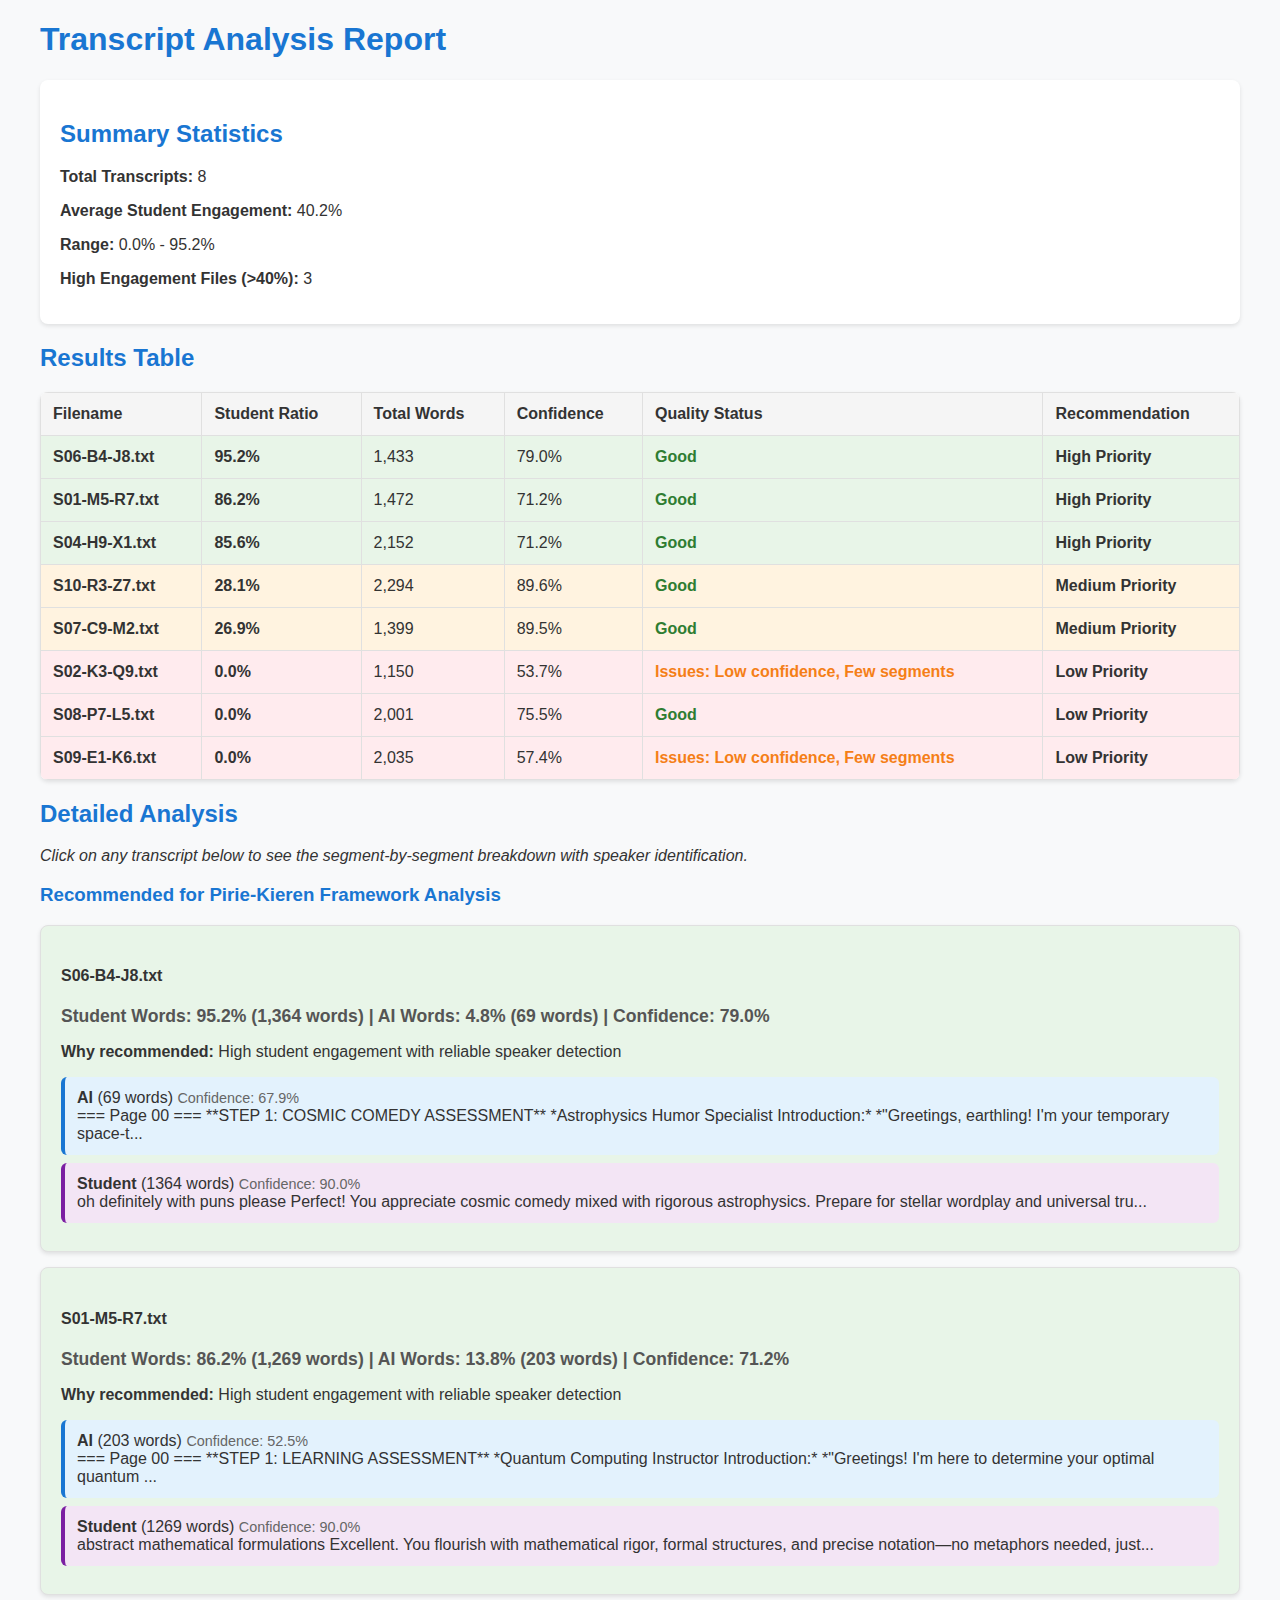
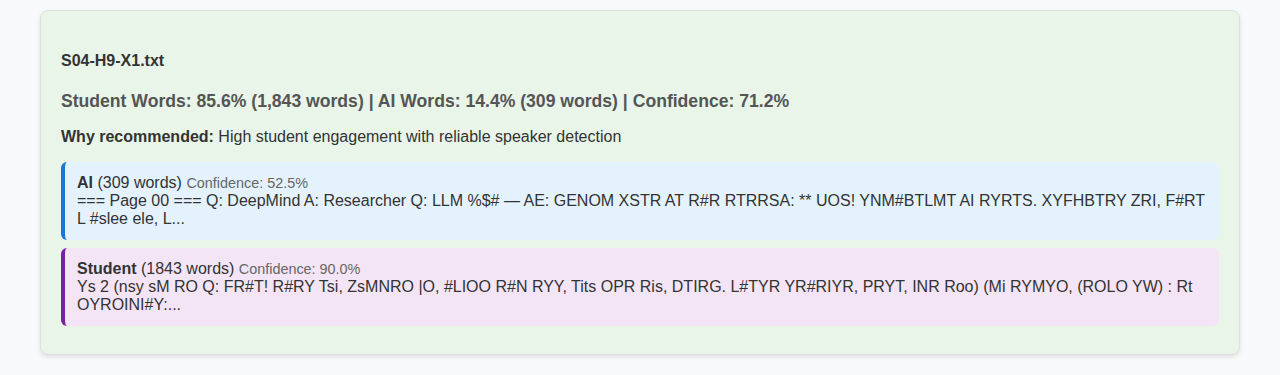
<file: clean_analysis.html>
<!DOCTYPE html>
<html lang="en">
<head>
    <meta charset="UTF-8">
    <meta name="viewport" content="width=device-width, initial-scale=1.0">
    <title>Transcript Analysis Report</title>
    <style>
        body { 
            font-family: 'Segoe UI', Tahoma, Geneva, Verdana, sans-serif; 
            margin: 20px; 
            background-color: #f8f9fa;
            color: #333;
        }
        .container { max-width: 1200px; margin: 0 auto; }
        .summary { 
            background: white; 
            padding: 20px; 
            margin: 20px 0; 
            border-radius: 8px; 
            box-shadow: 0 2px 4px rgba(0,0,0,0.1);
        }
        .transcript { 
            background: white;
            border: 1px solid #e0e0e0; 
            margin: 15px 0; 
            padding: 20px; 
            border-radius: 8px; 
            box-shadow: 0 2px 4px rgba(0,0,0,0.1);
        }
        .ai-segment { 
            background-color: #e3f2fd; 
            margin: 8px 0; 
            padding: 12px; 
            border-radius: 6px; 
            border-left: 4px solid #1976d2;
        }
        .student-segment { 
            background-color: #f3e5f5; 
            margin: 8px 0; 
            padding: 12px; 
            border-radius: 6px; 
            border-left: 4px solid #7b1fa2;
        }
        .stats { 
            margin: 15px 0; 
            font-weight: bold; 
            color: #555;
            font-size: 1.1em;
        }
        .confidence { 
            font-size: 0.9em; 
            color: #666; 
            font-weight: normal;
        }
        table { 
            border-collapse: collapse; 
            width: 100%; 
            background: white;
            border-radius: 8px;
            overflow: hidden;
            box-shadow: 0 2px 4px rgba(0,0,0,0.1);
        }
        th, td { 
            border: 1px solid #e0e0e0; 
            padding: 12px; 
            text-align: left; 
        }
        th { 
            background-color: #f5f5f5; 
            font-weight: 600;
            color: #333;
        }
        .good { color: #2e7d32; font-weight: bold; }
        .warning { color: #f57f17; font-weight: bold; }
        h1, h2, h3 { color: #1976d2; }
        .high-engagement { background-color: #e8f5e8; }
        .medium-engagement { background-color: #fff3e0; }
        .low-engagement { background-color: #ffebee; }
    </style>
</head>
<body>
    <div class="container">
        <h1>Transcript Analysis Report</h1>
        
        <div class="summary">
            <h2>Summary Statistics</h2>
            <p><strong>Total Transcripts:</strong> 8</p>
            <p><strong>Average Student Engagement:</strong> 40.2%</p>
            <p><strong>Range:</strong> 0.0% - 95.2%</p>
            <p><strong>High Engagement Files (>40%):</strong> 3</p>
        </div>
        
        <h2>Results Table</h2>
        <table>
            <tr>
                <th>Filename</th>
                <th>Student Ratio</th>
                <th>Total Words</th>
                <th>Confidence</th>
                <th>Quality Status</th>
                <th>Recommendation</th>
            </tr>

        <tr class="high-engagement">
            <td><strong>S06-B4-J8.txt</strong></td>
            <td><strong>95.2%</strong></td>
            <td>1,433</td>
            <td>79.0%</td>
            <td><span class="good">Good</span></td>
            <td><strong>High Priority</strong></td>
        </tr>
        
        <tr class="high-engagement">
            <td><strong>S01-M5-R7.txt</strong></td>
            <td><strong>86.2%</strong></td>
            <td>1,472</td>
            <td>71.2%</td>
            <td><span class="good">Good</span></td>
            <td><strong>High Priority</strong></td>
        </tr>
        
        <tr class="high-engagement">
            <td><strong>S04-H9-X1.txt</strong></td>
            <td><strong>85.6%</strong></td>
            <td>2,152</td>
            <td>71.2%</td>
            <td><span class="good">Good</span></td>
            <td><strong>High Priority</strong></td>
        </tr>
        
        <tr class="medium-engagement">
            <td><strong>S10-R3-Z7.txt</strong></td>
            <td><strong>28.1%</strong></td>
            <td>2,294</td>
            <td>89.6%</td>
            <td><span class="good">Good</span></td>
            <td><strong>Medium Priority</strong></td>
        </tr>
        
        <tr class="medium-engagement">
            <td><strong>S07-C9-M2.txt</strong></td>
            <td><strong>26.9%</strong></td>
            <td>1,399</td>
            <td>89.5%</td>
            <td><span class="good">Good</span></td>
            <td><strong>Medium Priority</strong></td>
        </tr>
        
        <tr class="low-engagement">
            <td><strong>S02-K3-Q9.txt</strong></td>
            <td><strong>0.0%</strong></td>
            <td>1,150</td>
            <td>53.7%</td>
            <td><span class="warning">Issues: Low confidence, Few segments</span></td>
            <td><strong>Low Priority</strong></td>
        </tr>
        
        <tr class="low-engagement">
            <td><strong>S08-P7-L5.txt</strong></td>
            <td><strong>0.0%</strong></td>
            <td>2,001</td>
            <td>75.5%</td>
            <td><span class="good">Good</span></td>
            <td><strong>Low Priority</strong></td>
        </tr>
        
        <tr class="low-engagement">
            <td><strong>S09-E1-K6.txt</strong></td>
            <td><strong>0.0%</strong></td>
            <td>2,035</td>
            <td>57.4%</td>
            <td><span class="warning">Issues: Low confidence, Few segments</span></td>
            <td><strong>Low Priority</strong></td>
        </tr>
        
        </table>
        
        <h2>Detailed Analysis</h2>
        <p><em>Click on any transcript below to see the segment-by-segment breakdown with speaker identification.</em></p>
    
        <h3>Recommended for Pirie-Kieren Framework Analysis</h3>
        
            <div class="transcript high-engagement">
                <h4>S06-B4-J8.txt</h4>
                <div class="stats">
                    Student Words: 95.2% (1,364 words) | 
                    AI Words: 4.8% (69 words) | 
                    Confidence: 79.0%
                </div>
                <p><strong>Why recommended:</strong> High student engagement with reliable speaker detection</p>
            
                <div class="ai-segment">
                    <strong>AI</strong> (69 words)
                    <span class="confidence">Confidence: 67.9%</span><br>
                    === Page 00 ===
**STEP 1: COSMIC COMEDY ASSESSMENT**

*Astrophysics Humor Specialist Introduction:*
*"Greetings, earthling! I'm your temporary space-t...
                </div>
                
                <div class="student-segment">
                    <strong>Student</strong> (1364 words)
                    <span class="confidence">Confidence: 90.0%</span><br>
                    oh definitely with puns please

Perfect! You appreciate cosmic comedy mixed with rigorous astrophysics. Prepare for stellar wordplay and universal tru...
                </div>
                </div>
            <div class="transcript high-engagement">
                <h4>S01-M5-R7.txt</h4>
                <div class="stats">
                    Student Words: 86.2% (1,269 words) | 
                    AI Words: 13.8% (203 words) | 
                    Confidence: 71.2%
                </div>
                <p><strong>Why recommended:</strong> High student engagement with reliable speaker detection</p>
            
                <div class="ai-segment">
                    <strong>AI</strong> (203 words)
                    <span class="confidence">Confidence: 52.5%</span><br>
                    === Page 00 ===
**STEP 1: LEARNING ASSESSMENT**

*Quantum Computing Instructor Introduction:*
*"Greetings! I'm here to determine your optimal quantum ...
                </div>
                
                <div class="student-segment">
                    <strong>Student</strong> (1269 words)
                    <span class="confidence">Confidence: 90.0%</span><br>
                    abstract mathematical formulations

Excellent. You flourish with mathematical rigor, formal structures, and precise notation—no
metaphors needed, just...
                </div>
                </div>
            <div class="transcript high-engagement">
                <h4>S04-H9-X1.txt</h4>
                <div class="stats">
                    Student Words: 85.6% (1,843 words) | 
                    AI Words: 14.4% (309 words) | 
                    Confidence: 71.2%
                </div>
                <p><strong>Why recommended:</strong> High student engagement with reliable speaker detection</p>
            
                <div class="ai-segment">
                    <strong>AI</strong> (309 words)
                    <span class="confidence">Confidence: 52.5%</span><br>
                    === Page 00 ===
Q: DeepMind A: Researcher

Q:

LLM %$# — AE: GENOM XSTR

AT R#R RTRRSA: **

UOS! YNM#BTLMT AI RYRTS. XYFHBTRY ZRI, F#RT L #slee ele, L...
                </div>
                
                <div class="student-segment">
                    <strong>Student</strong> (1843 words)
                    <span class="confidence">Confidence: 90.0%</span><br>
                    Ys 2 (nsy sM RO
Q:

FR#T! R#RY Tsi, ZsMNRO |O, #LIOO R#N RYY, Tits
OPR Ris, DTIRG. L#TYR YR#RIYR, PRYT, INR Roo)
(Mi RYMYO, (ROLO YW) :

Rt OYROINI#Y:...
                </div>
                </div>
        </div>
    </body>
    </html>
</file>
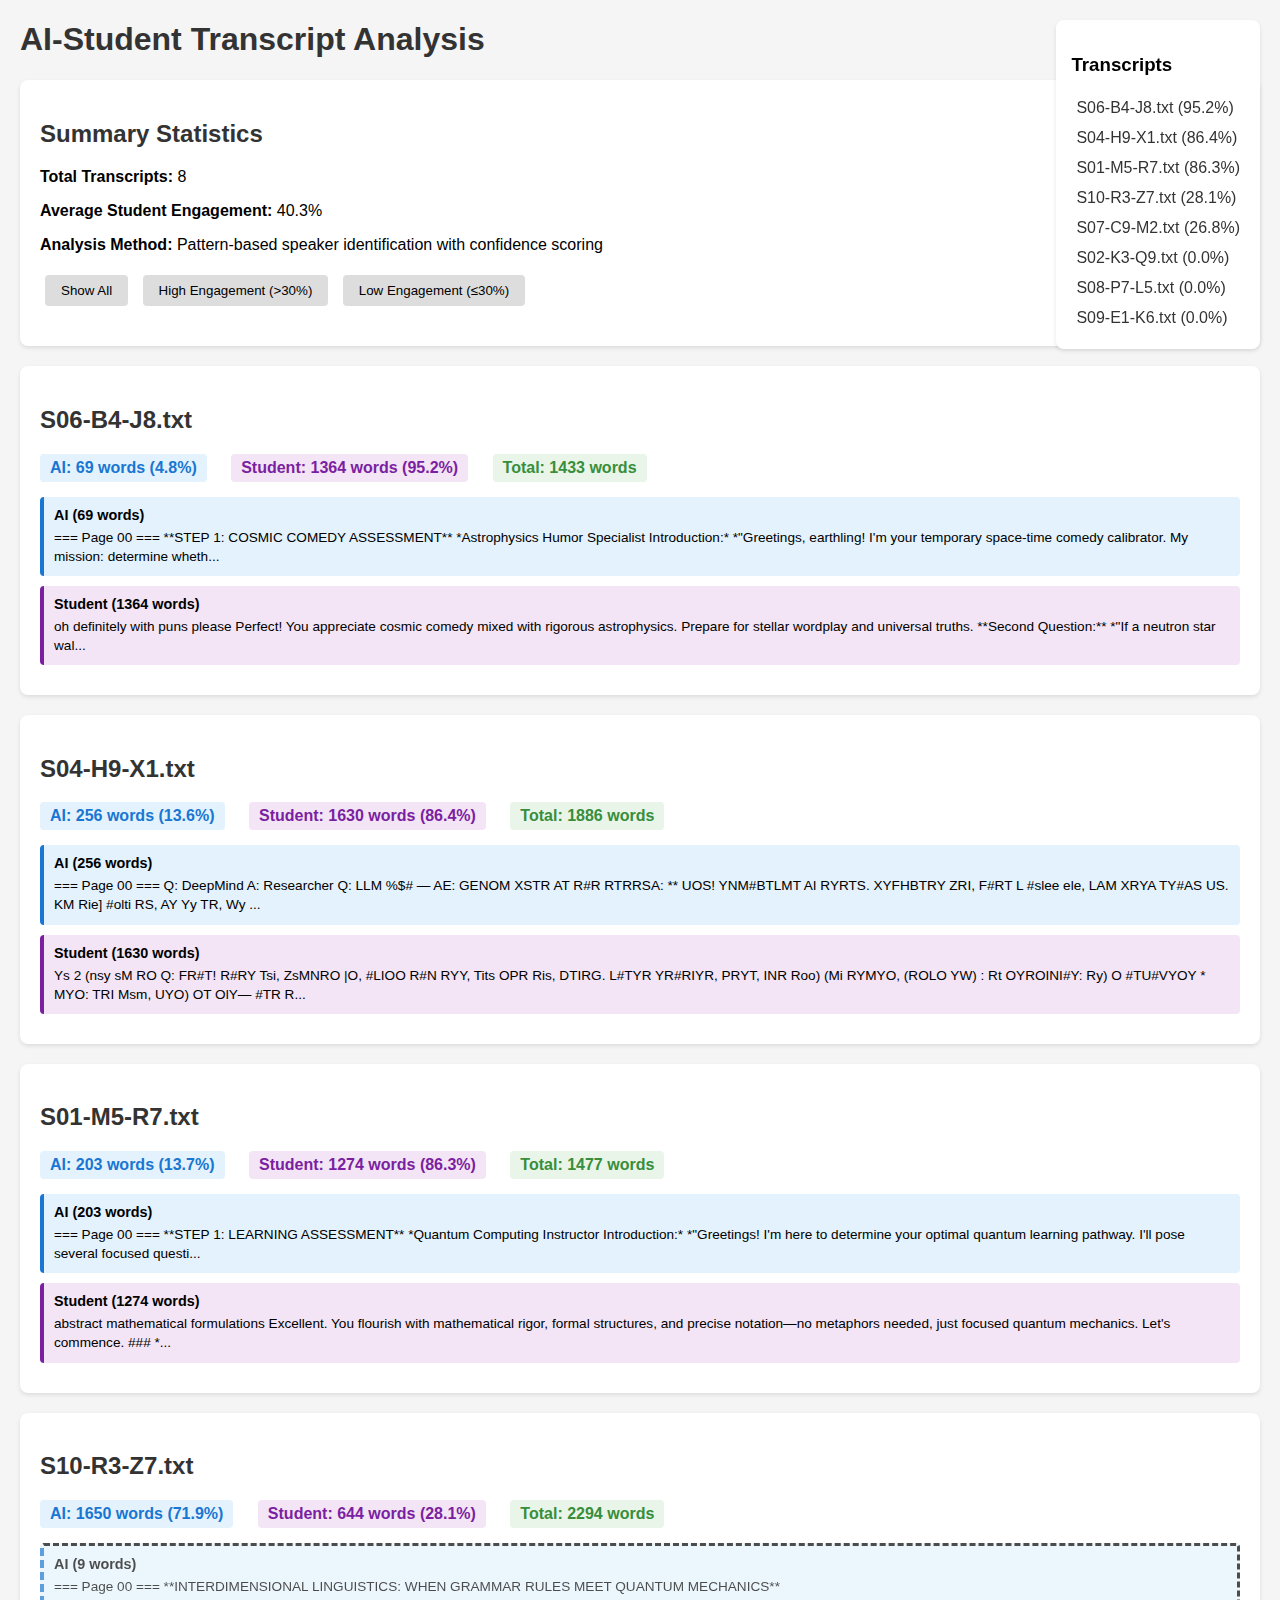
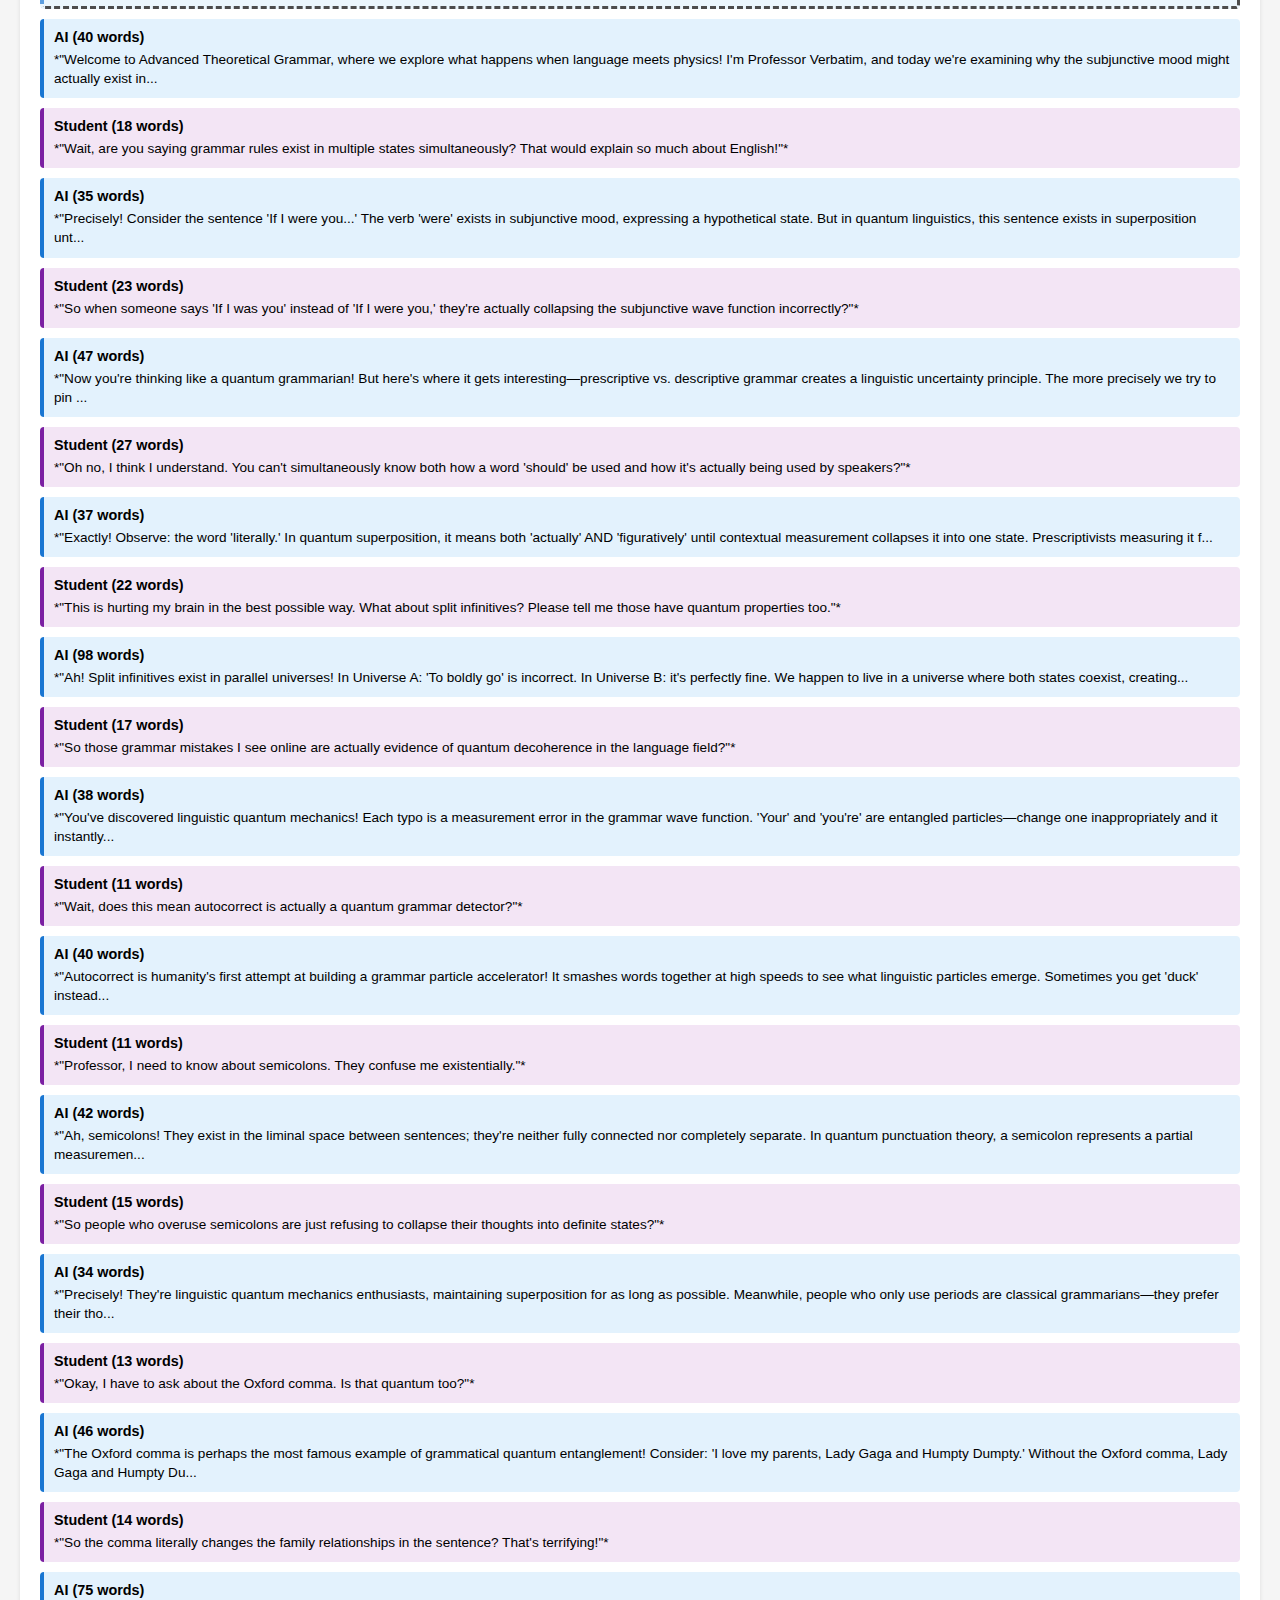
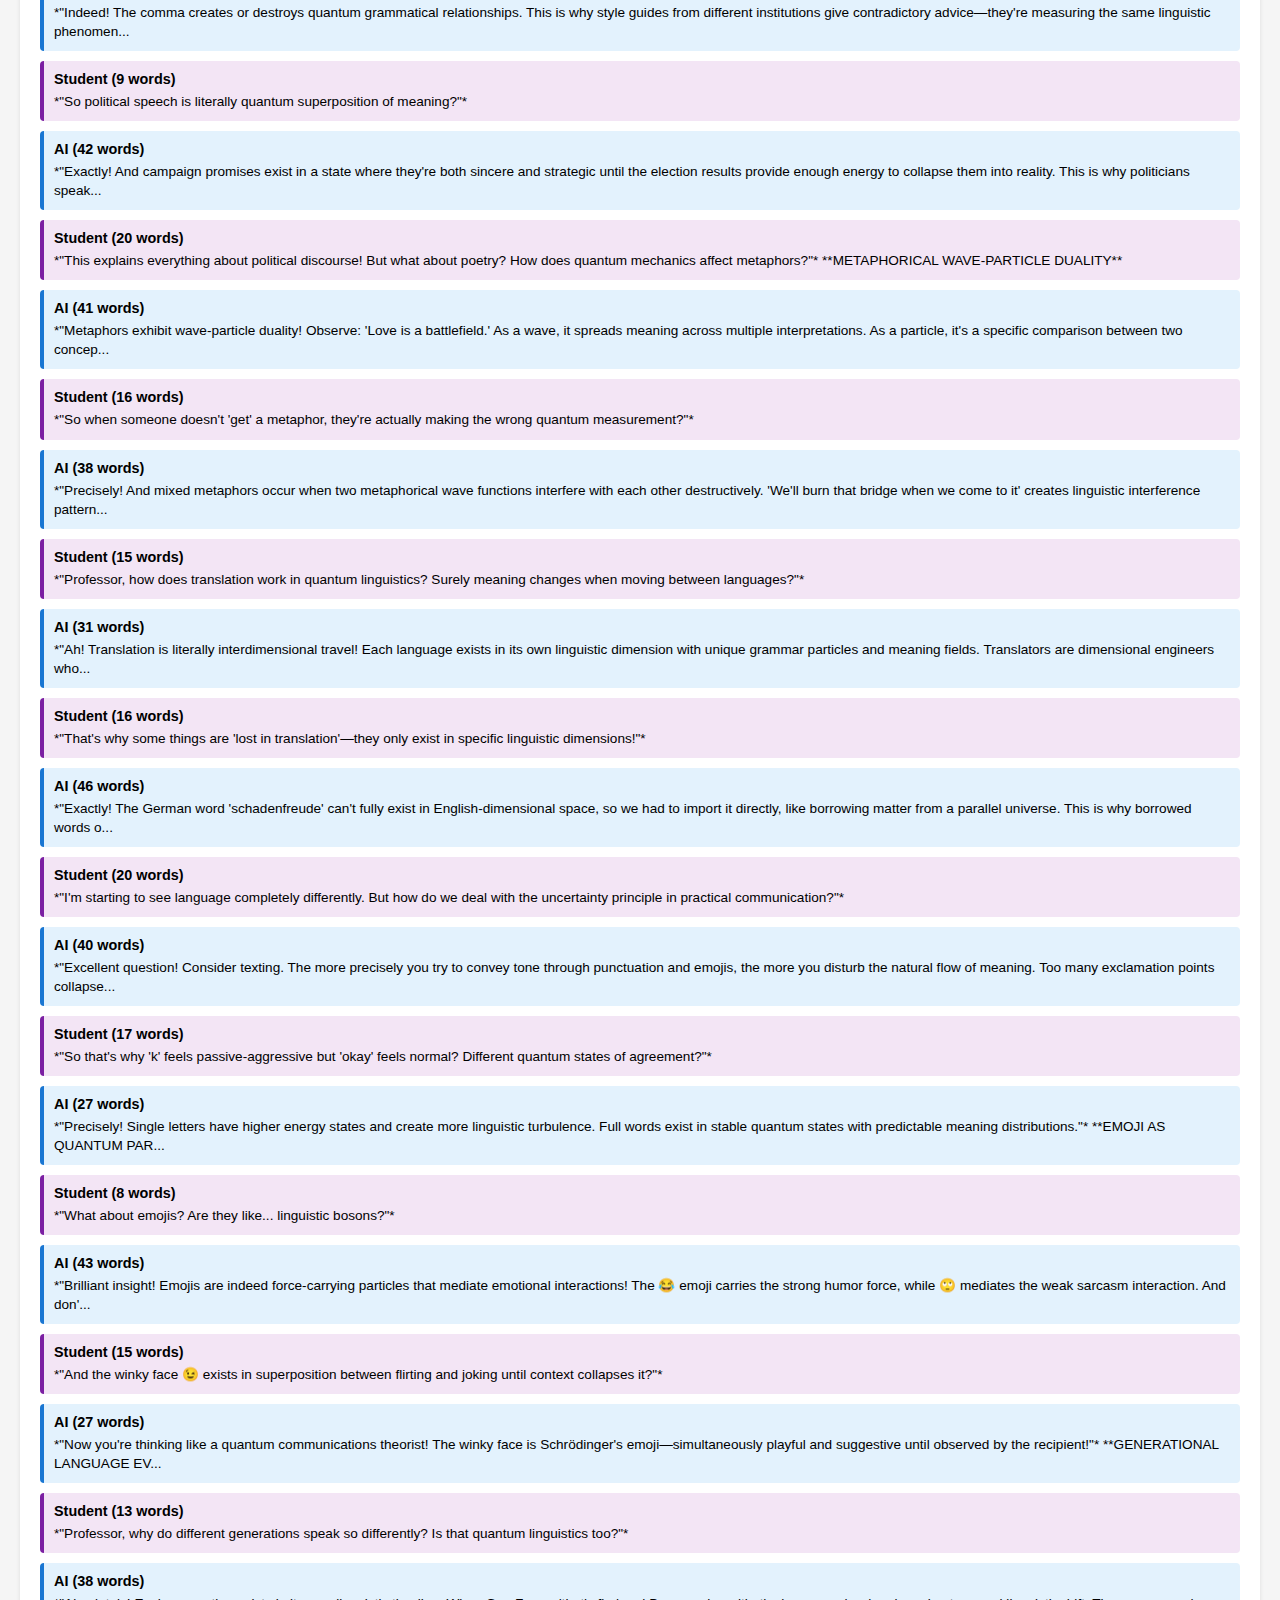
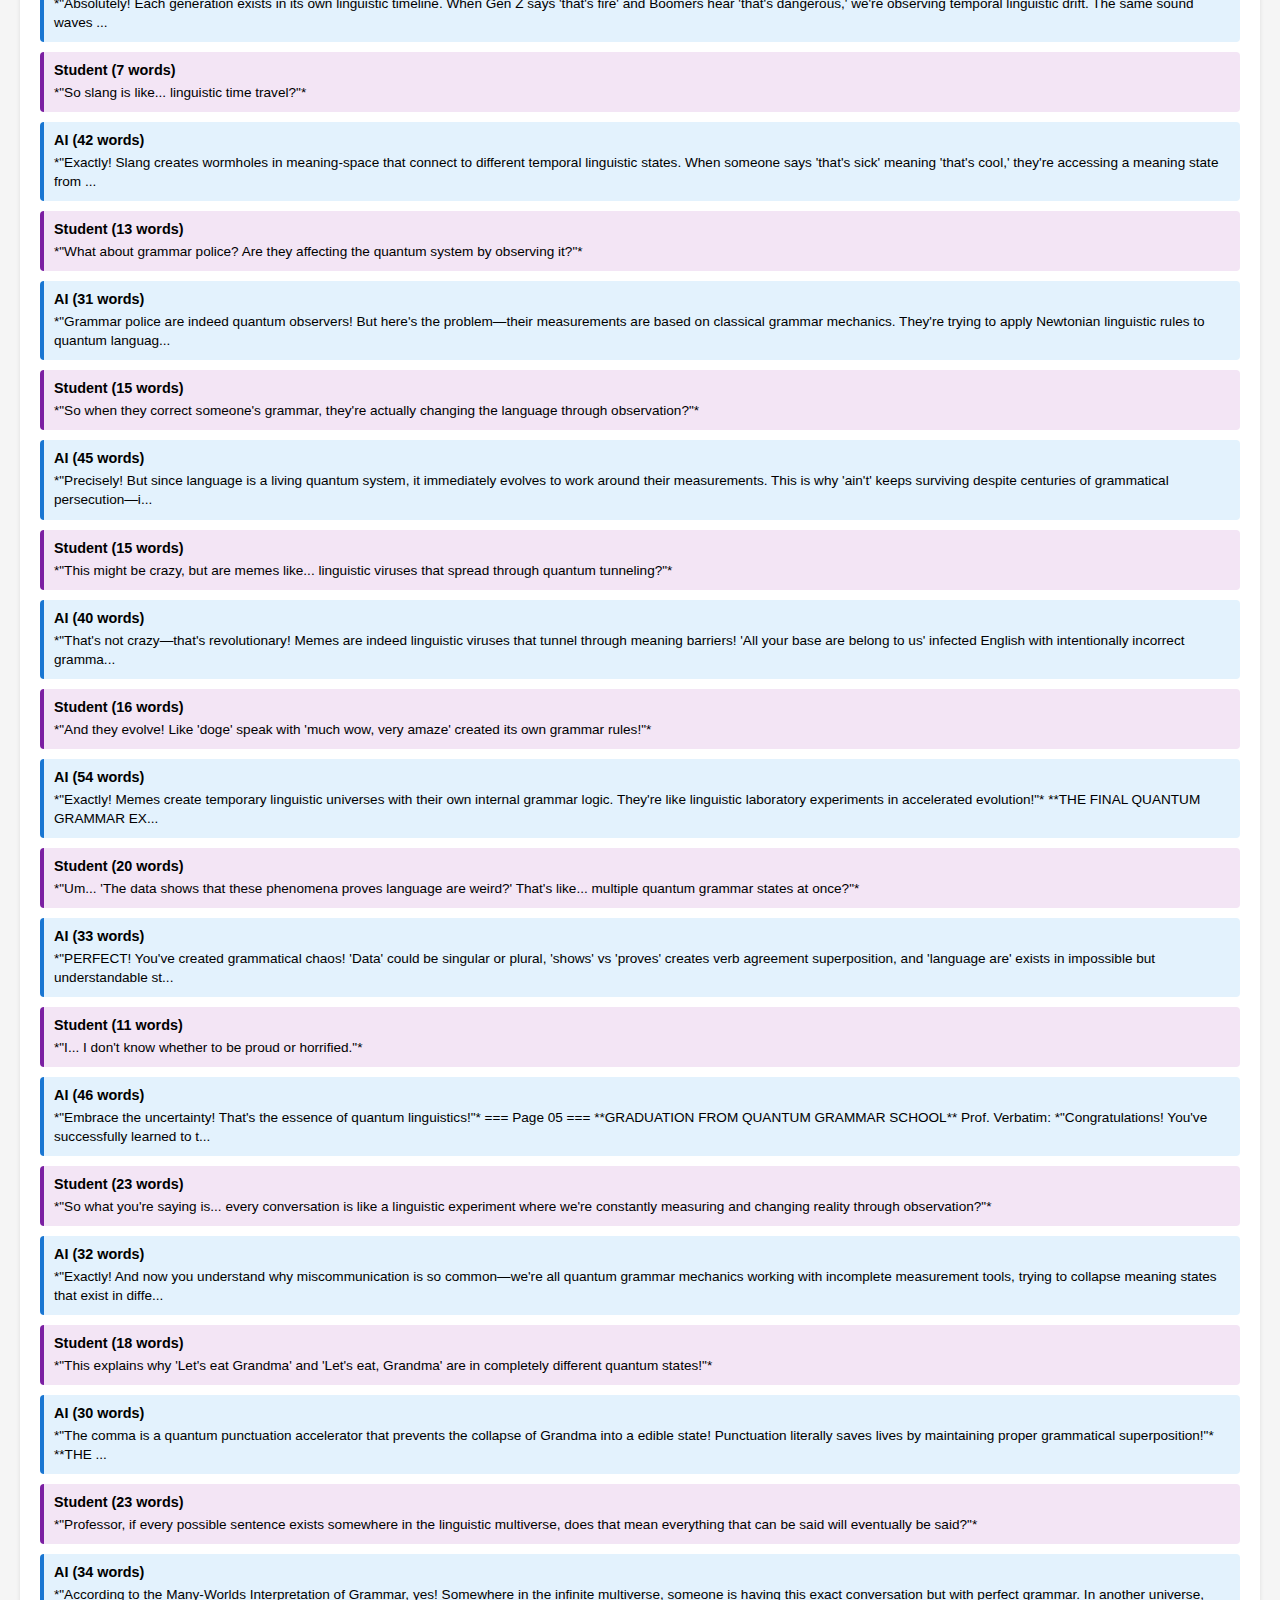
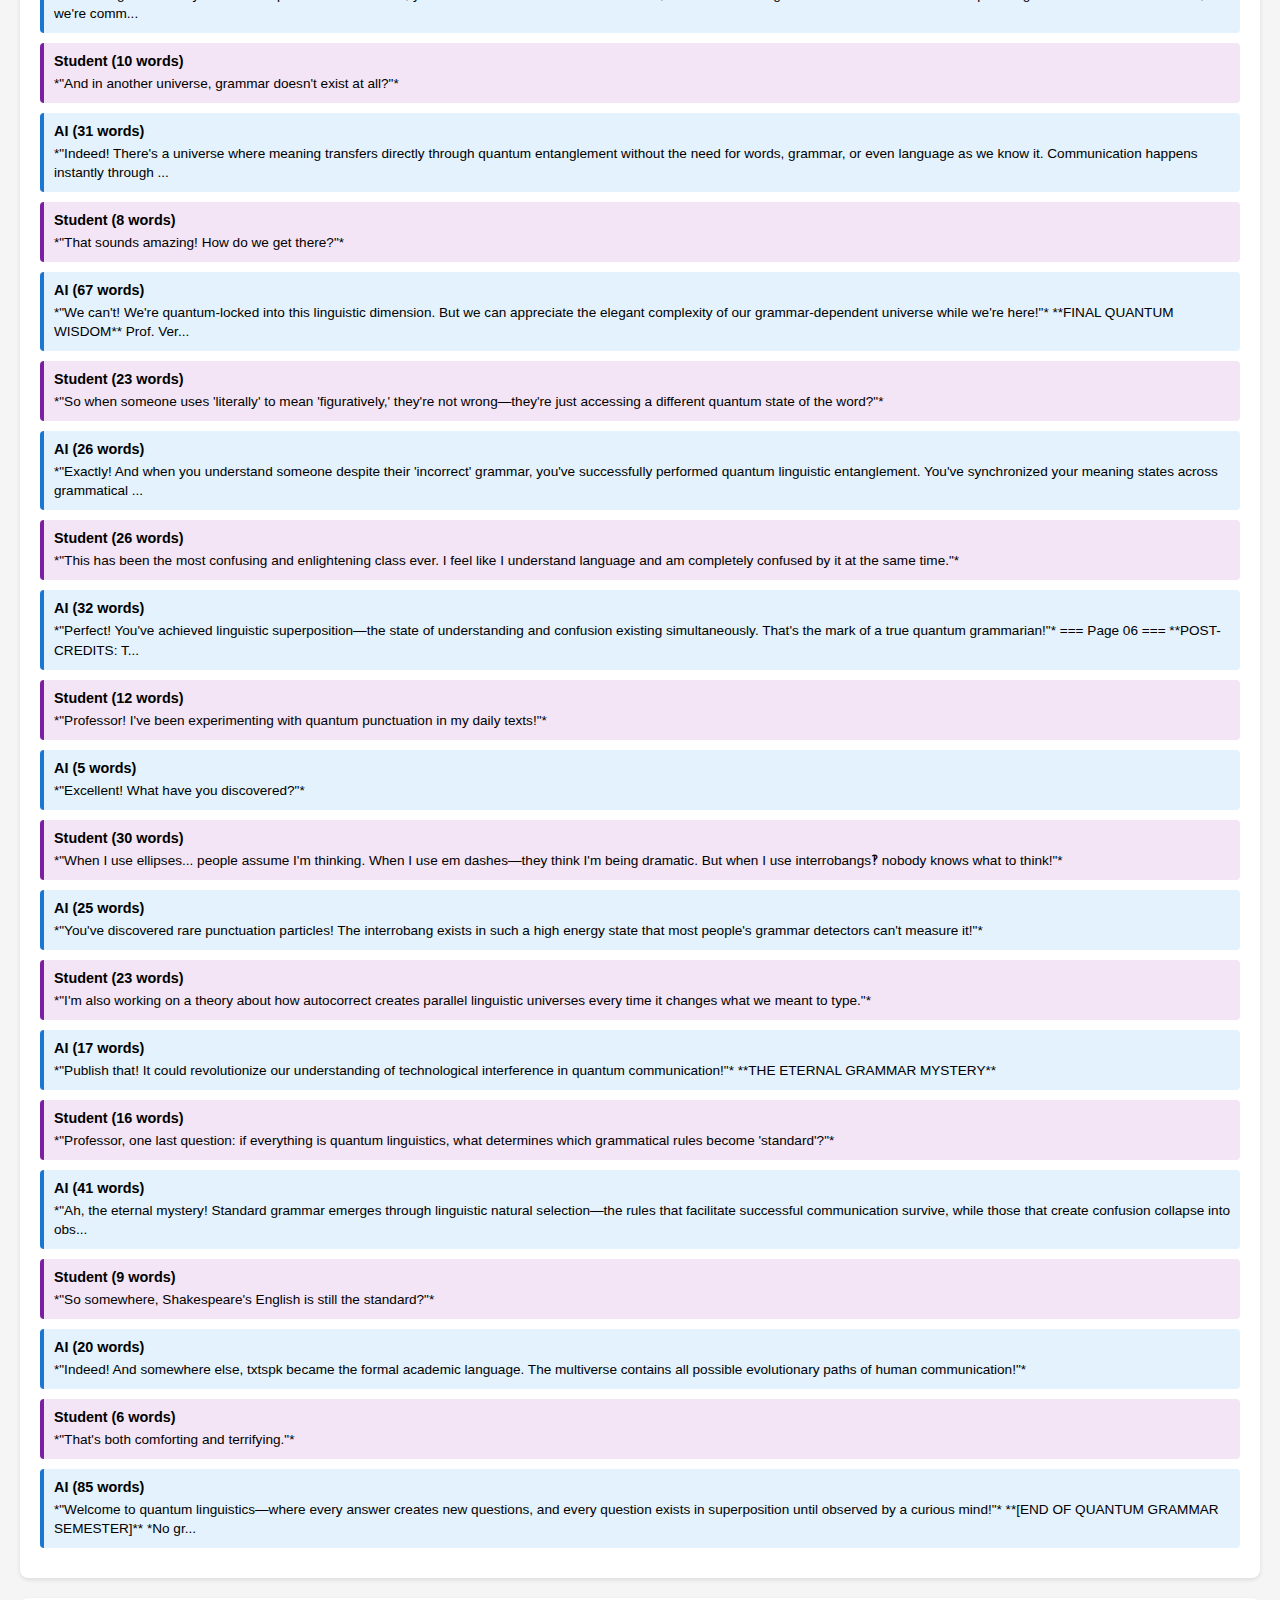
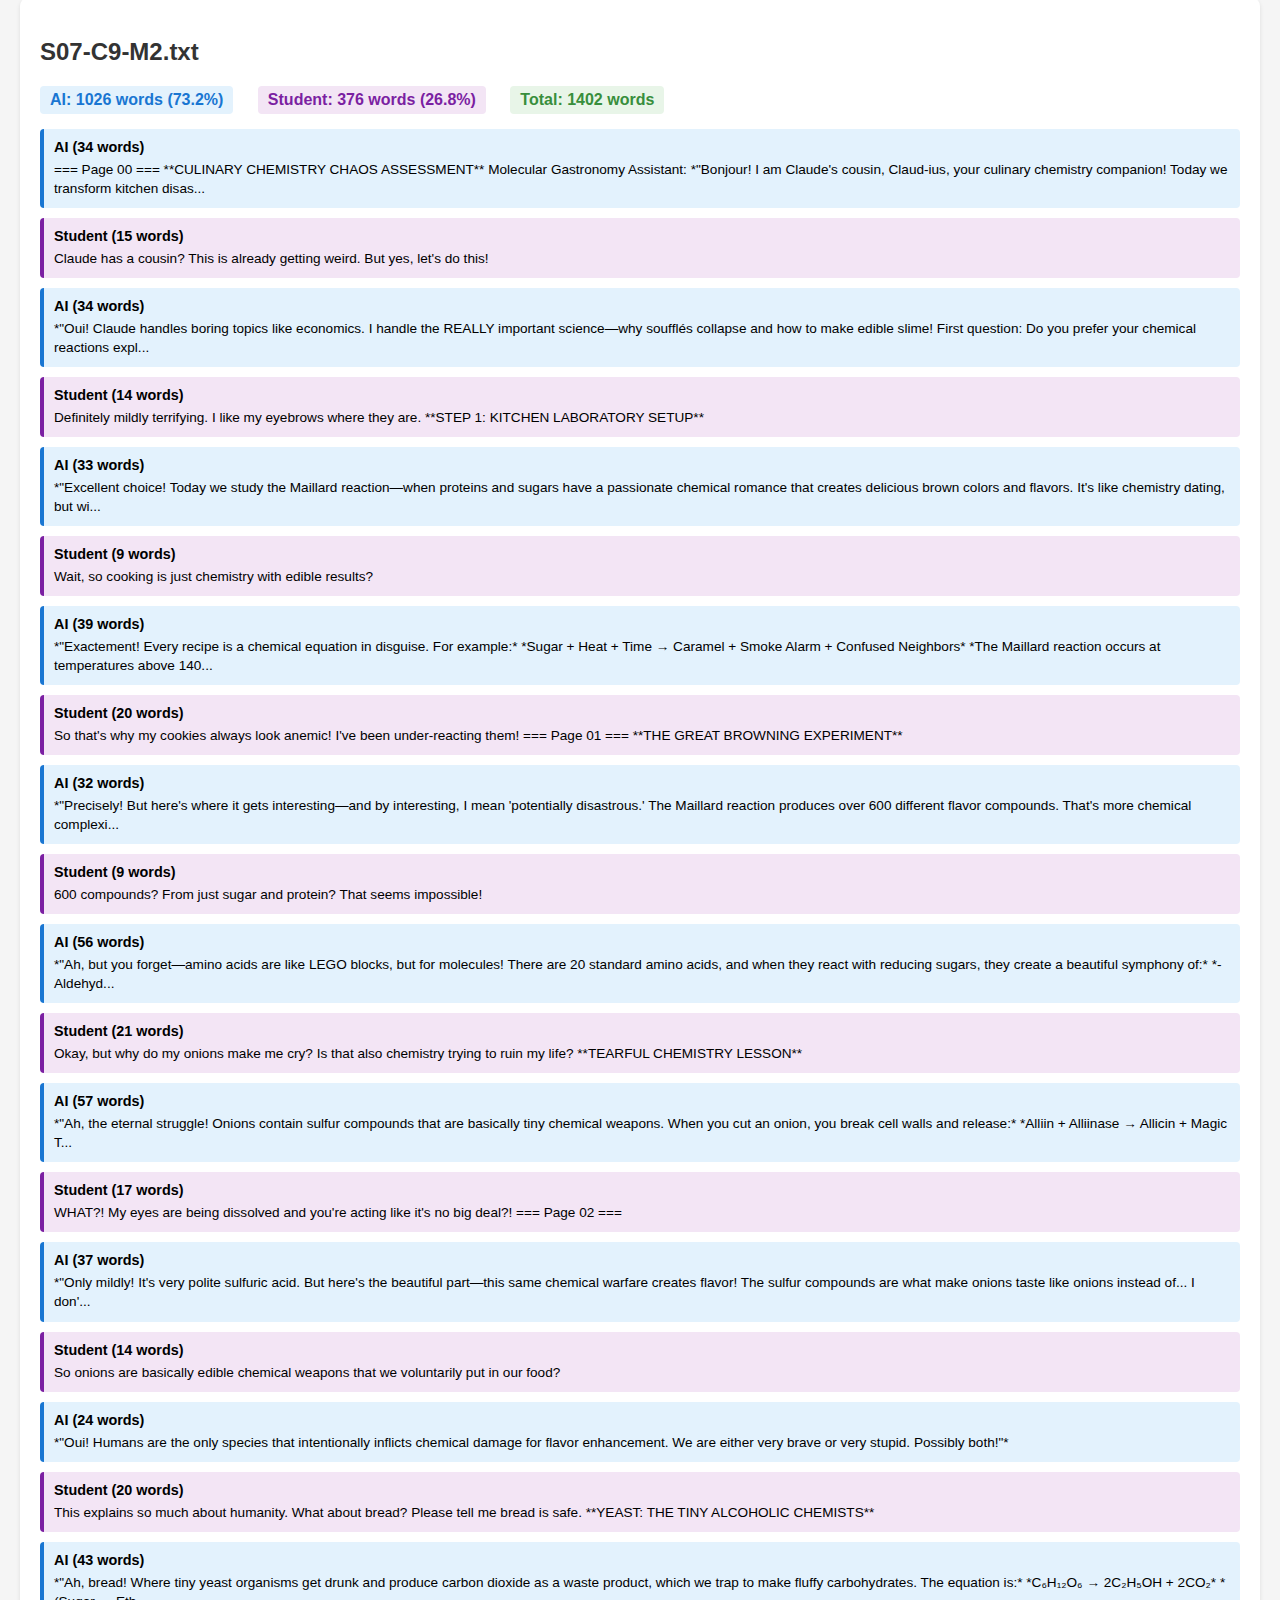
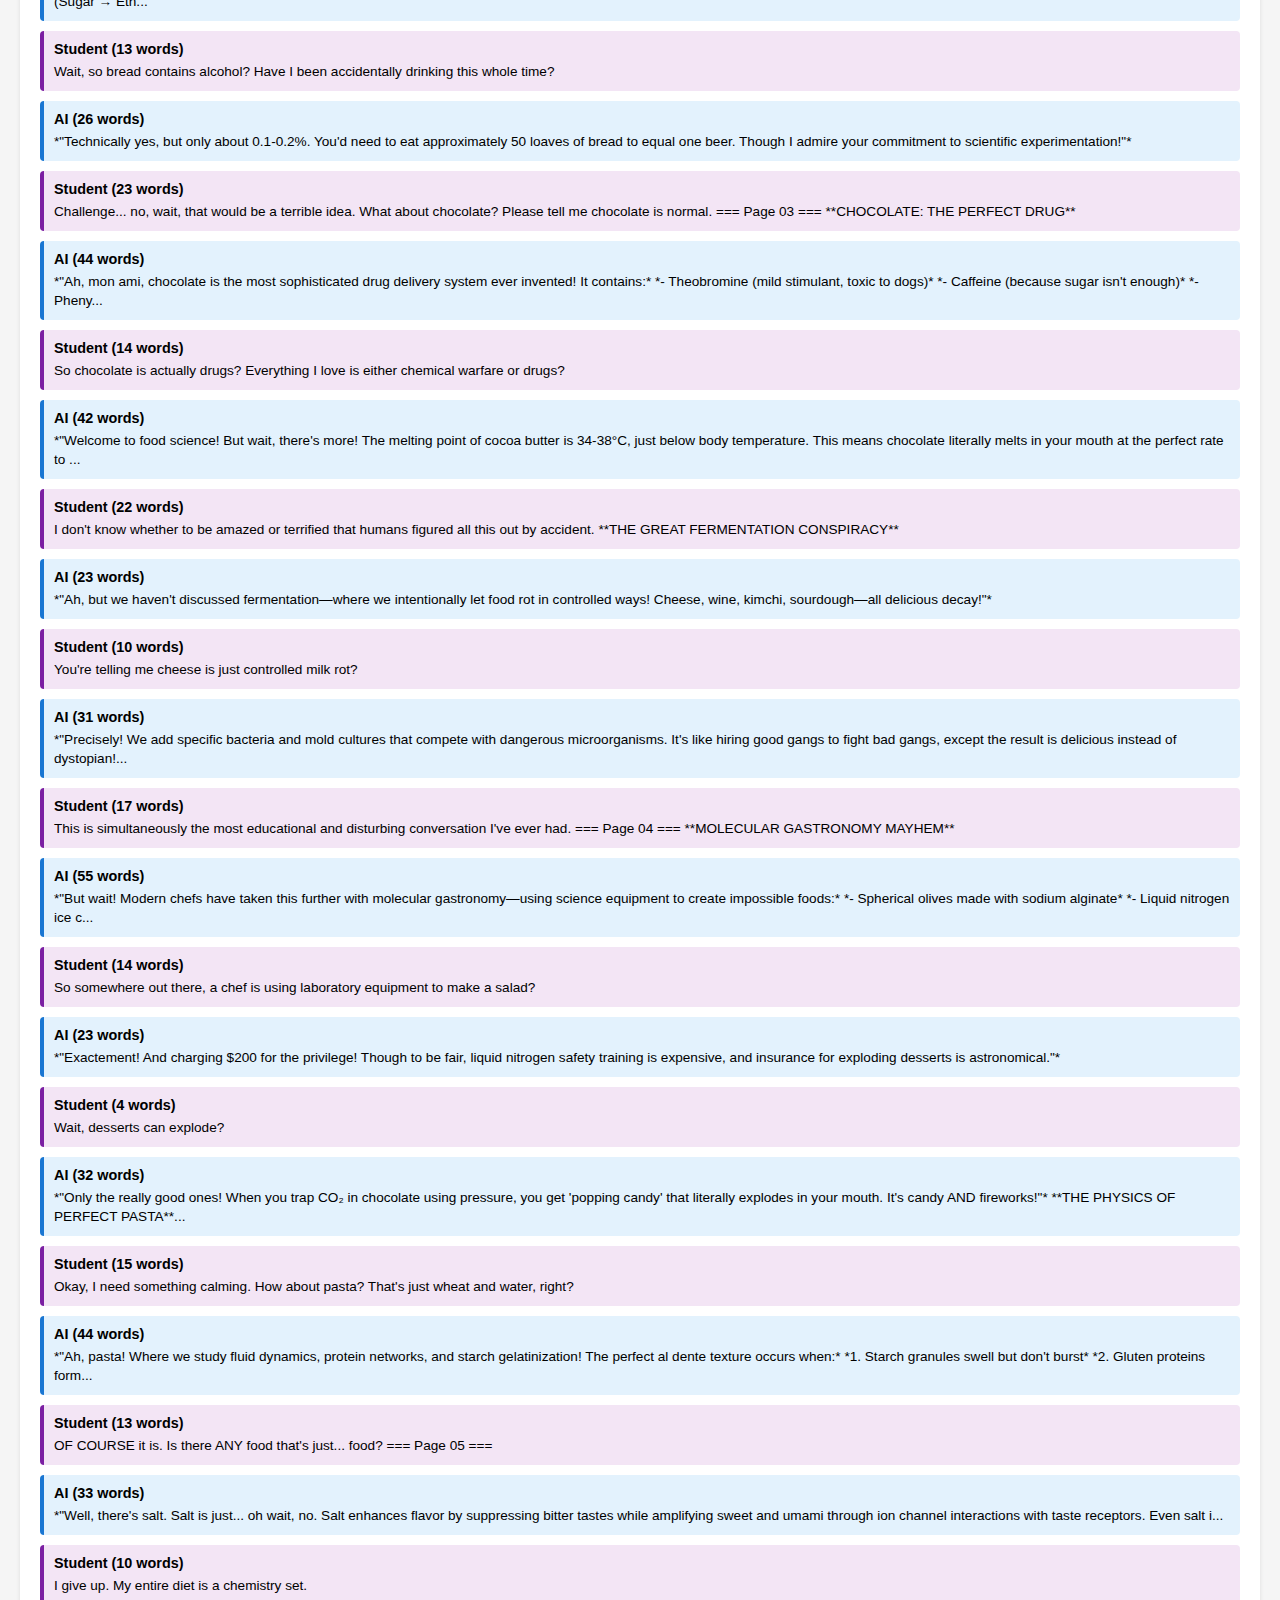
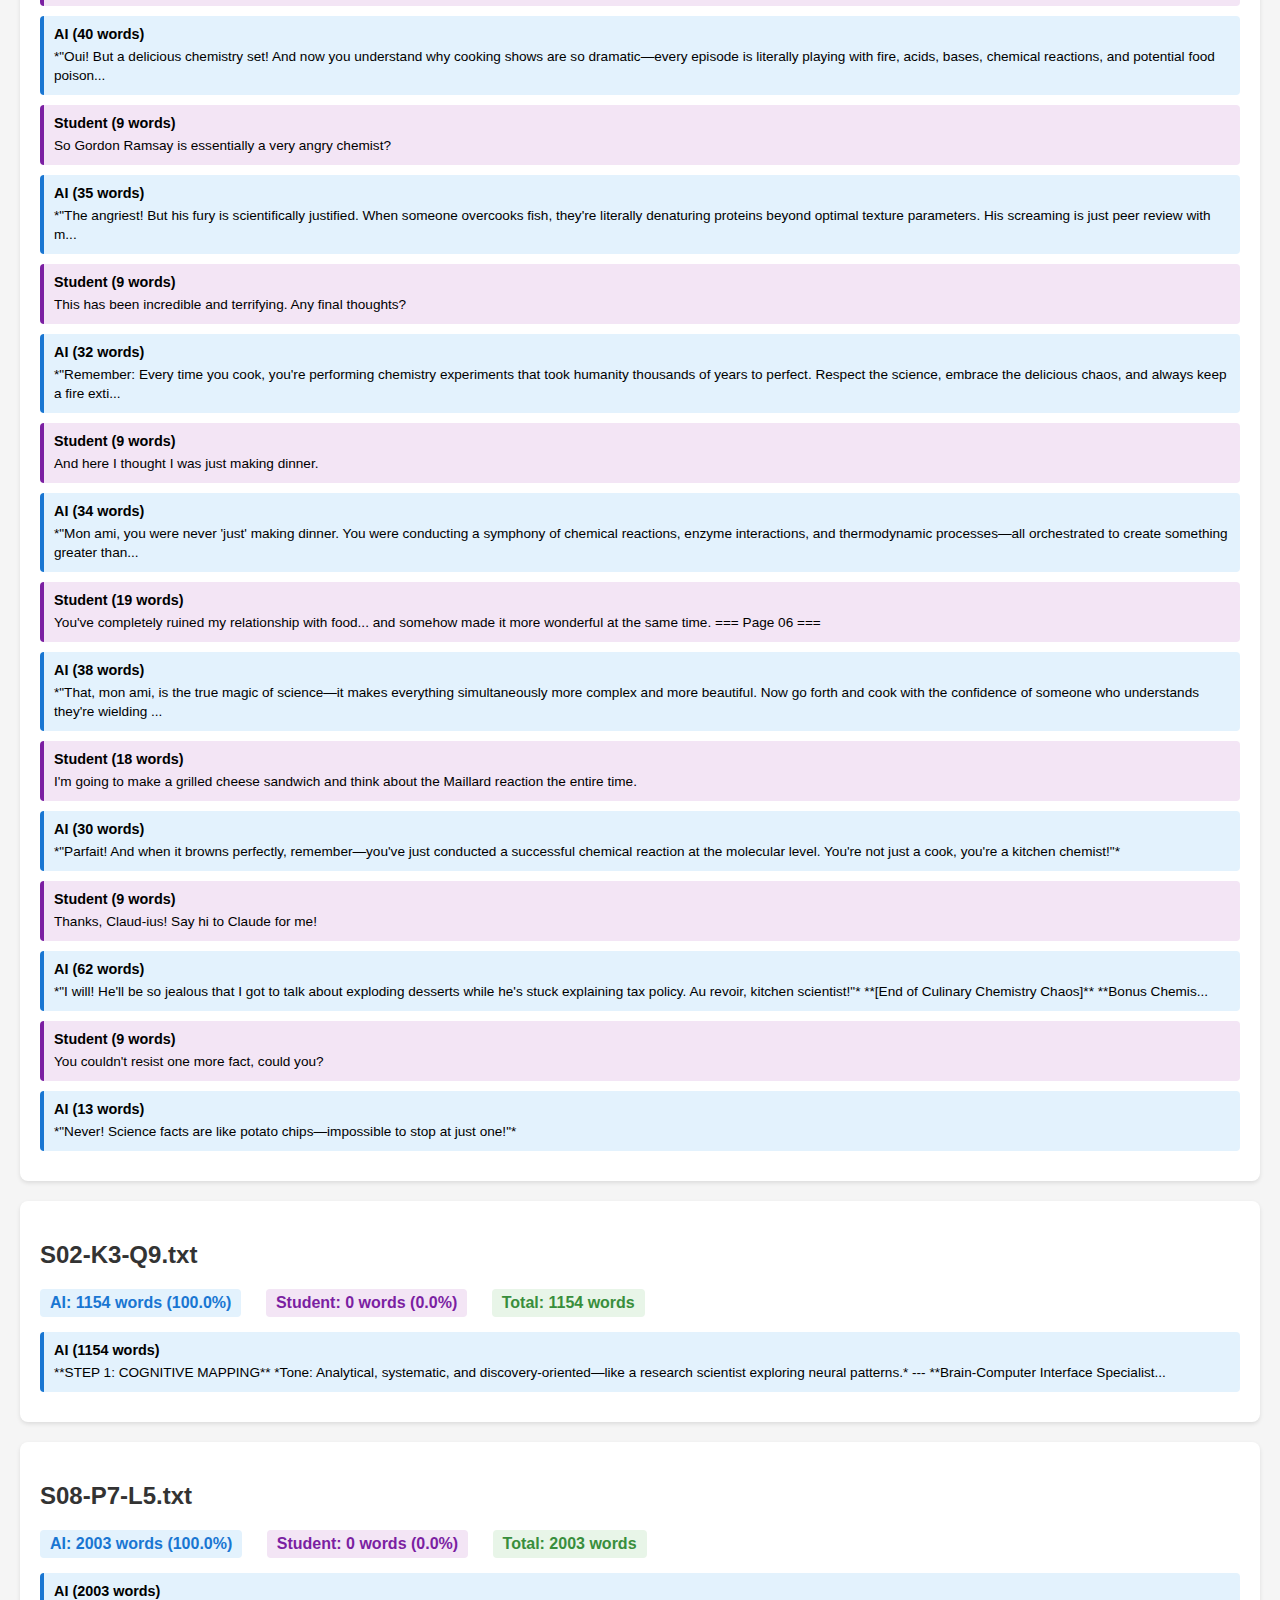
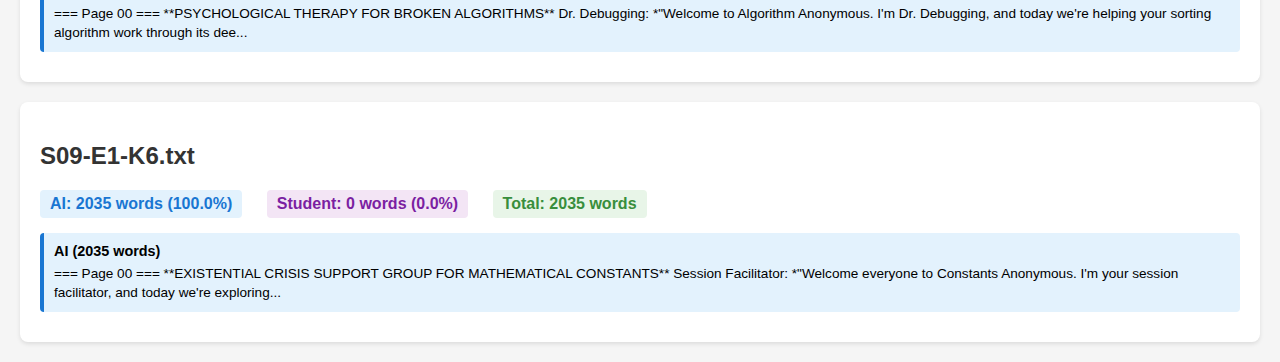
<file: improved_analysis.html>
<!DOCTYPE html>
<html lang="en">
<head>
    <meta charset="UTF-8">
    <meta name="viewport" content="width=device-width, initial-scale=1.0">
    <title>AI-Student Transcript Analysis</title>
    <style>
        body { font-family: Arial, sans-serif; margin: 20px; background-color: #f5f5f5; }
        .summary { background: white; padding: 20px; border-radius: 8px; margin-bottom: 20px; box-shadow: 0 2px 4px rgba(0,0,0,0.1); }
        .transcript { background: white; margin: 20px 0; padding: 20px; border-radius: 8px; box-shadow: 0 2px 4px rgba(0,0,0,0.1); }
        .stats { margin-bottom: 15px; }
        .stat { display: inline-block; margin-right: 20px; padding: 5px 10px; border-radius: 4px; font-weight: bold; }
        .ai-stat { background-color: #e3f2fd; color: #1976d2; }
        .student-stat { background-color: #f3e5f5; color: #7b1fa2; }
        .total-stat { background-color: #e8f5e8; color: #388e3c; }
        .segment { margin: 10px 0; padding: 10px; border-radius: 4px; border-left: 4px solid; }
        .ai-segment { background-color: #e3f2fd; border-left-color: #1976d2; }
        .student-segment { background-color: #f3e5f5; border-left-color: #7b1fa2; }
        .low-confidence { opacity: 0.7; border-style: dashed; }
        .segment-label { font-weight: bold; font-size: 0.9em; margin-bottom: 5px; }
        .segment-text { font-size: 0.85em; line-height: 1.4; }
        .navigation { position: fixed; top: 20px; right: 20px; background: white; padding: 15px; border-radius: 8px; box-shadow: 0 2px 4px rgba(0,0,0,0.1); max-width: 200px; }
        .nav-item { display: block; padding: 5px; text-decoration: none; color: #333; border-radius: 3px; margin: 2px 0; }
        .nav-item:hover { background-color: #f0f0f0; }
        h1, h2 { color: #333; }
        .filter-controls { margin: 15px 0; }
        .filter-btn { padding: 8px 16px; margin: 5px; border: none; border-radius: 4px; cursor: pointer; background-color: #ddd; }
        .filter-btn.active { background-color: #1976d2; color: white; }
    </style>
    <script>
        function showAll() {
            document.querySelectorAll('.transcript').forEach(t => t.style.display = 'block');
            setActiveFilter('all');
        }
        function showHighEngagement() {
            document.querySelectorAll('.transcript').forEach(t => {
                const studentRatio = parseFloat(t.querySelector('.student-stat').textContent.match(/(\d+\.\d+)%/)[1]) / 100;
                t.style.display = studentRatio > 0.3 ? 'block' : 'none';
            });
            setActiveFilter('high');
        }
        function showLowEngagement() {
            document.querySelectorAll('.transcript').forEach(t => {
                const studentRatio = parseFloat(t.querySelector('.student-stat').textContent.match(/(\d+\.\d+)%/)[1]) / 100;
                t.style.display = studentRatio <= 0.3 ? 'block' : 'none';
            });
            setActiveFilter('low');
        }
        function setActiveFilter(filter) {
            document.querySelectorAll('.filter-btn').forEach(btn => btn.classList.remove('active'));
            document.querySelector(`[onclick*="${filter}"]`).classList.add('active');
        }
        window.onload = () => setActiveFilter('all');
    </script>
</head>
<body>
    <h1>AI-Student Transcript Analysis</h1>
    
    <div class="summary">
        <h2>Summary Statistics</h2>
        <p><strong>Total Transcripts:</strong> 8</p>
        <p><strong>Average Student Engagement:</strong> 40.3%</p>
        <p><strong>Analysis Method:</strong> Pattern-based speaker identification with confidence scoring</p>
        
        <div class="filter-controls">
            <button class="filter-btn active" onclick="showAll()">Show All</button>
            <button class="filter-btn" onclick="showHighEngagement()">High Engagement (>30%)</button>
            <button class="filter-btn" onclick="showLowEngagement()">Low Engagement (≤30%)</button>
        </div>
    </div>
    
    <div class="navigation">
        <h3>Transcripts</h3>
        <a href="#S06-B4-J8.txt" class="nav-item">S06-B4-J8.txt (95.2%)</a>
<a href="#S04-H9-X1.txt" class="nav-item">S04-H9-X1.txt (86.4%)</a>
<a href="#S01-M5-R7.txt" class="nav-item">S01-M5-R7.txt (86.3%)</a>
<a href="#S10-R3-Z7.txt" class="nav-item">S10-R3-Z7.txt (28.1%)</a>
<a href="#S07-C9-M2.txt" class="nav-item">S07-C9-M2.txt (26.8%)</a>
<a href="#S02-K3-Q9.txt" class="nav-item">S02-K3-Q9.txt (0.0%)</a>
<a href="#S08-P7-L5.txt" class="nav-item">S08-P7-L5.txt (0.0%)</a>
<a href="#S09-E1-K6.txt" class="nav-item">S09-E1-K6.txt (0.0%)</a>

    </div>

        <div class="transcript" id="S06-B4-J8.txt">
            <h2>S06-B4-J8.txt</h2>
            <div class="stats">
                <span class="stat ai-stat">AI: 69 words (4.8%)</span>
                <span class="stat student-stat">Student: 1364 words (95.2%)</span>
                <span class="stat total-stat">Total: 1433 words</span>
            </div>
            <div class="content">
        
                <div class="segment ai-segment high-confidence" 
                     title="Speaker: AI, Confidence: 1.00, Words: 69">
                    <div class="segment-label">AI (69 words)</div>
                    <div class="segment-text">=== Page 00 ===
**STEP 1: COSMIC COMEDY ASSESSMENT**

*Astrophysics Humor Specialist Introduction:*
*"Greetings, earthling! I'm your temporary space-time comedy calibrator. My mission: determine wheth...</div>
                </div>
            
                <div class="segment student-segment high-confidence" 
                     title="Speaker: Student, Confidence: 0.90, Words: 1364">
                    <div class="segment-label">Student (1364 words)</div>
                    <div class="segment-text">oh definitely with puns please

Perfect! You appreciate cosmic comedy mixed with rigorous astrophysics. Prepare for stellar wordplay and universal truths.

**Second Question:**
*"If a neutron star wal...</div>
                </div>
            
            </div>
        </div>
        
        <div class="transcript" id="S04-H9-X1.txt">
            <h2>S04-H9-X1.txt</h2>
            <div class="stats">
                <span class="stat ai-stat">AI: 256 words (13.6%)</span>
                <span class="stat student-stat">Student: 1630 words (86.4%)</span>
                <span class="stat total-stat">Total: 1886 words</span>
            </div>
            <div class="content">
        
                <div class="segment ai-segment high-confidence" 
                     title="Speaker: AI, Confidence: 0.90, Words: 256">
                    <div class="segment-label">AI (256 words)</div>
                    <div class="segment-text">=== Page 00 ===
Q: DeepMind A: Researcher

Q:

LLM %$# — AE: GENOM XSTR

AT R#R RTRRSA: **

UOS! YNM#BTLMT AI RYRTS. XYFHBTRY ZRI, F#RT L #slee ele, LAM
XRYA TY#AS US. KM Rie] #olti RS, AY Yy TR,

Wy
...</div>
                </div>
            
                <div class="segment student-segment high-confidence" 
                     title="Speaker: Student, Confidence: 0.90, Words: 1630">
                    <div class="segment-label">Student (1630 words)</div>
                    <div class="segment-text">Ys 2 (nsy sM RO
Q:

FR#T! R#RY Tsi, ZsMNRO |O, #LIOO R#N RYY, Tits
OPR Ris, DTIRG. L#TYR YR#RIYR, PRYT, INR Roo)
(Mi RYMYO, (ROLO YW) :

Rt OYROINI#Y: Ry) O #TU#VYOY *
MYO: TRI Msm, UYO) OT OlY— #TR R...</div>
                </div>
            
            </div>
        </div>
        
        <div class="transcript" id="S01-M5-R7.txt">
            <h2>S01-M5-R7.txt</h2>
            <div class="stats">
                <span class="stat ai-stat">AI: 203 words (13.7%)</span>
                <span class="stat student-stat">Student: 1274 words (86.3%)</span>
                <span class="stat total-stat">Total: 1477 words</span>
            </div>
            <div class="content">
        
                <div class="segment ai-segment high-confidence" 
                     title="Speaker: AI, Confidence: 1.00, Words: 203">
                    <div class="segment-label">AI (203 words)</div>
                    <div class="segment-text">=== Page 00 ===
**STEP 1: LEARNING ASSESSMENT**

*Quantum Computing Instructor Introduction:*
*"Greetings! I'm here to determine your optimal quantum learning pathway. I'll pose several focused
questi...</div>
                </div>
            
                <div class="segment student-segment high-confidence" 
                     title="Speaker: Student, Confidence: 0.90, Words: 1274">
                    <div class="segment-label">Student (1274 words)</div>
                    <div class="segment-text">abstract mathematical formulations

Excellent. You flourish with mathematical rigor, formal structures, and precise notation—no
metaphors needed, just focused quantum mechanics. Let's commence.

### *...</div>
                </div>
            
            </div>
        </div>
        
        <div class="transcript" id="S10-R3-Z7.txt">
            <h2>S10-R3-Z7.txt</h2>
            <div class="stats">
                <span class="stat ai-stat">AI: 1650 words (71.9%)</span>
                <span class="stat student-stat">Student: 644 words (28.1%)</span>
                <span class="stat total-stat">Total: 2294 words</span>
            </div>
            <div class="content">
        
                <div class="segment ai-segment low-confidence" 
                     title="Speaker: AI, Confidence: 0.70, Words: 9">
                    <div class="segment-label">AI (9 words)</div>
                    <div class="segment-text">=== Page 00 ===
**INTERDIMENSIONAL LINGUISTICS: WHEN GRAMMAR RULES MEET QUANTUM MECHANICS**
</div>
                </div>
            
                <div class="segment ai-segment high-confidence" 
                     title="Speaker: AI, Confidence: 0.90, Words: 40">
                    <div class="segment-label">AI (40 words)</div>
                    <div class="segment-text">*"Welcome to Advanced Theoretical Grammar, where we explore what happens when language meets physics! I'm Professor Verbatim, and today we're examining why the subjunctive mood might actually exist in...</div>
                </div>
            
                <div class="segment student-segment high-confidence" 
                     title="Speaker: Student, Confidence: 0.90, Words: 18">
                    <div class="segment-label">Student (18 words)</div>
                    <div class="segment-text">*"Wait, are you saying grammar rules exist in multiple states simultaneously? That would explain so much about English!"*
</div>
                </div>
            
                <div class="segment ai-segment high-confidence" 
                     title="Speaker: AI, Confidence: 0.90, Words: 35">
                    <div class="segment-label">AI (35 words)</div>
                    <div class="segment-text">*"Precisely! Consider the sentence 'If I were you...' The verb 'were' exists in subjunctive mood, expressing a hypothetical state. But in quantum linguistics, this sentence exists in superposition unt...</div>
                </div>
            
                <div class="segment student-segment high-confidence" 
                     title="Speaker: Student, Confidence: 0.90, Words: 23">
                    <div class="segment-label">Student (23 words)</div>
                    <div class="segment-text">*"So when someone says 'If I was you' instead of 'If I were you,' they're actually collapsing the subjunctive wave function incorrectly?"*
</div>
                </div>
            
                <div class="segment ai-segment high-confidence" 
                     title="Speaker: AI, Confidence: 0.90, Words: 47">
                    <div class="segment-label">AI (47 words)</div>
                    <div class="segment-text">*"Now you're thinking like a quantum grammarian! But here's where it gets interesting—prescriptive vs. descriptive grammar creates a linguistic uncertainty principle. The more precisely we try to pin ...</div>
                </div>
            
                <div class="segment student-segment high-confidence" 
                     title="Speaker: Student, Confidence: 0.90, Words: 27">
                    <div class="segment-label">Student (27 words)</div>
                    <div class="segment-text">*"Oh no, I think I understand. You can't simultaneously know both how a word 'should' be used and how it's actually being used by speakers?"*
</div>
                </div>
            
                <div class="segment ai-segment high-confidence" 
                     title="Speaker: AI, Confidence: 0.90, Words: 37">
                    <div class="segment-label">AI (37 words)</div>
                    <div class="segment-text">*"Exactly! Observe: the word 'literally.' In quantum superposition, it means both 'actually' AND 'figuratively' until contextual measurement collapses it into one state. Prescriptivists measuring it f...</div>
                </div>
            
                <div class="segment student-segment high-confidence" 
                     title="Speaker: Student, Confidence: 0.90, Words: 22">
                    <div class="segment-label">Student (22 words)</div>
                    <div class="segment-text">*"This is hurting my brain in the best possible way. What about split infinitives? Please tell me those have quantum properties too."*
</div>
                </div>
            
                <div class="segment ai-segment high-confidence" 
                     title="Speaker: AI, Confidence: 0.90, Words: 98">
                    <div class="segment-label">AI (98 words)</div>
                    <div class="segment-text">*"Ah! Split infinitives exist in parallel universes! In Universe A: 'To boldly go' is incorrect. In Universe B: it's perfectly fine. We happen to live in a universe where both states coexist, creating...</div>
                </div>
            
                <div class="segment student-segment high-confidence" 
                     title="Speaker: Student, Confidence: 0.90, Words: 17">
                    <div class="segment-label">Student (17 words)</div>
                    <div class="segment-text">*"So those grammar mistakes I see online are actually evidence of quantum decoherence in the language field?"*
</div>
                </div>
            
                <div class="segment ai-segment high-confidence" 
                     title="Speaker: AI, Confidence: 0.90, Words: 38">
                    <div class="segment-label">AI (38 words)</div>
                    <div class="segment-text">*"You've discovered linguistic quantum mechanics! Each typo is a measurement error in the grammar wave function. 'Your' and 'you're' are entangled particles—change one inappropriately and it instantly...</div>
                </div>
            
                <div class="segment student-segment high-confidence" 
                     title="Speaker: Student, Confidence: 0.90, Words: 11">
                    <div class="segment-label">Student (11 words)</div>
                    <div class="segment-text">*"Wait, does this mean autocorrect is actually a quantum grammar detector?"*
</div>
                </div>
            
                <div class="segment ai-segment high-confidence" 
                     title="Speaker: AI, Confidence: 0.90, Words: 40">
                    <div class="segment-label">AI (40 words)</div>
                    <div class="segment-text">*"Autocorrect is humanity's first attempt at building a grammar particle accelerator! It smashes words together at high speeds to see what linguistic particles emerge. Sometimes you get 'duck' instead...</div>
                </div>
            
                <div class="segment student-segment high-confidence" 
                     title="Speaker: Student, Confidence: 0.90, Words: 11">
                    <div class="segment-label">Student (11 words)</div>
                    <div class="segment-text">*"Professor, I need to know about semicolons. They confuse me existentially."*
</div>
                </div>
            
                <div class="segment ai-segment high-confidence" 
                     title="Speaker: AI, Confidence: 0.90, Words: 42">
                    <div class="segment-label">AI (42 words)</div>
                    <div class="segment-text">*"Ah, semicolons! They exist in the liminal space between sentences; they're neither fully connected nor completely separate. In quantum punctuation theory, a semicolon represents a partial measuremen...</div>
                </div>
            
                <div class="segment student-segment high-confidence" 
                     title="Speaker: Student, Confidence: 0.90, Words: 15">
                    <div class="segment-label">Student (15 words)</div>
                    <div class="segment-text">*"So people who overuse semicolons are just refusing to collapse their thoughts into definite states?"*
</div>
                </div>
            
                <div class="segment ai-segment high-confidence" 
                     title="Speaker: AI, Confidence: 0.90, Words: 34">
                    <div class="segment-label">AI (34 words)</div>
                    <div class="segment-text">*"Precisely! They're linguistic quantum mechanics enthusiasts, maintaining superposition for as long as possible. Meanwhile, people who only use periods are classical grammarians—they prefer their tho...</div>
                </div>
            
                <div class="segment student-segment high-confidence" 
                     title="Speaker: Student, Confidence: 0.90, Words: 13">
                    <div class="segment-label">Student (13 words)</div>
                    <div class="segment-text">*"Okay, I have to ask about the Oxford comma. Is that quantum too?"*
</div>
                </div>
            
                <div class="segment ai-segment high-confidence" 
                     title="Speaker: AI, Confidence: 0.90, Words: 46">
                    <div class="segment-label">AI (46 words)</div>
                    <div class="segment-text">*"The Oxford comma is perhaps the most famous example of grammatical quantum entanglement! Consider: 'I love my parents, Lady Gaga and Humpty Dumpty.' Without the Oxford comma, Lady Gaga and Humpty Du...</div>
                </div>
            
                <div class="segment student-segment high-confidence" 
                     title="Speaker: Student, Confidence: 0.90, Words: 14">
                    <div class="segment-label">Student (14 words)</div>
                    <div class="segment-text">*"So the comma literally changes the family relationships in the sentence? That's terrifying!"*
</div>
                </div>
            
                <div class="segment ai-segment high-confidence" 
                     title="Speaker: AI, Confidence: 0.90, Words: 75">
                    <div class="segment-label">AI (75 words)</div>
                    <div class="segment-text">*"Indeed! The comma creates or destroys quantum grammatical relationships. This is why style guides from different institutions give contradictory advice—they're measuring the same linguistic phenomen...</div>
                </div>
            
                <div class="segment student-segment high-confidence" 
                     title="Speaker: Student, Confidence: 0.90, Words: 9">
                    <div class="segment-label">Student (9 words)</div>
                    <div class="segment-text">*"So political speech is literally quantum superposition of meaning?"*
</div>
                </div>
            
                <div class="segment ai-segment high-confidence" 
                     title="Speaker: AI, Confidence: 0.90, Words: 42">
                    <div class="segment-label">AI (42 words)</div>
                    <div class="segment-text">*"Exactly! And campaign promises exist in a state where they're both sincere and strategic until the election results provide enough energy to collapse them into reality. This is why politicians speak...</div>
                </div>
            
                <div class="segment student-segment high-confidence" 
                     title="Speaker: Student, Confidence: 0.90, Words: 20">
                    <div class="segment-label">Student (20 words)</div>
                    <div class="segment-text">*"This explains everything about political discourse! But what about poetry? How does quantum mechanics affect metaphors?"*

**METAPHORICAL WAVE-PARTICLE DUALITY**
</div>
                </div>
            
                <div class="segment ai-segment high-confidence" 
                     title="Speaker: AI, Confidence: 0.90, Words: 41">
                    <div class="segment-label">AI (41 words)</div>
                    <div class="segment-text">*"Metaphors exhibit wave-particle duality! Observe: 'Love is a battlefield.' As a wave, it spreads meaning across multiple interpretations. As a particle, it's a specific comparison between two concep...</div>
                </div>
            
                <div class="segment student-segment high-confidence" 
                     title="Speaker: Student, Confidence: 0.90, Words: 16">
                    <div class="segment-label">Student (16 words)</div>
                    <div class="segment-text">*"So when someone doesn't 'get' a metaphor, they're actually making the wrong quantum measurement?"*
</div>
                </div>
            
                <div class="segment ai-segment high-confidence" 
                     title="Speaker: AI, Confidence: 0.90, Words: 38">
                    <div class="segment-label">AI (38 words)</div>
                    <div class="segment-text">*"Precisely! And mixed metaphors occur when two metaphorical wave functions interfere with each other destructively. 'We'll burn that bridge when we come to it' creates linguistic interference pattern...</div>
                </div>
            
                <div class="segment student-segment high-confidence" 
                     title="Speaker: Student, Confidence: 0.90, Words: 15">
                    <div class="segment-label">Student (15 words)</div>
                    <div class="segment-text">*"Professor, how does translation work in quantum linguistics? Surely meaning changes when moving between languages?"*
</div>
                </div>
            
                <div class="segment ai-segment high-confidence" 
                     title="Speaker: AI, Confidence: 0.90, Words: 31">
                    <div class="segment-label">AI (31 words)</div>
                    <div class="segment-text">*"Ah! Translation is literally interdimensional travel! Each language exists in its own linguistic dimension with unique grammar particles and meaning fields. Translators are dimensional engineers who...</div>
                </div>
            
                <div class="segment student-segment high-confidence" 
                     title="Speaker: Student, Confidence: 0.90, Words: 16">
                    <div class="segment-label">Student (16 words)</div>
                    <div class="segment-text">*"That's why some things are 'lost in translation'—they only exist in specific linguistic dimensions!"*
</div>
                </div>
            
                <div class="segment ai-segment high-confidence" 
                     title="Speaker: AI, Confidence: 0.90, Words: 46">
                    <div class="segment-label">AI (46 words)</div>
                    <div class="segment-text">*"Exactly! The German word 'schadenfreude' can't fully exist in English-dimensional space, so we had to import it directly, like borrowing matter from a parallel universe. This is why borrowed words o...</div>
                </div>
            
                <div class="segment student-segment high-confidence" 
                     title="Speaker: Student, Confidence: 0.90, Words: 20">
                    <div class="segment-label">Student (20 words)</div>
                    <div class="segment-text">*"I'm starting to see language completely differently. But how do we deal with the uncertainty principle in practical communication?"*
</div>
                </div>
            
                <div class="segment ai-segment high-confidence" 
                     title="Speaker: AI, Confidence: 0.90, Words: 40">
                    <div class="segment-label">AI (40 words)</div>
                    <div class="segment-text">*"Excellent question! Consider texting. The more precisely you try to convey tone through punctuation and emojis, the more you disturb the natural flow of meaning. Too many exclamation points collapse...</div>
                </div>
            
                <div class="segment student-segment high-confidence" 
                     title="Speaker: Student, Confidence: 0.90, Words: 17">
                    <div class="segment-label">Student (17 words)</div>
                    <div class="segment-text">*"So that's why 'k' feels passive-aggressive but 'okay' feels normal? Different quantum states of agreement?"*
</div>
                </div>
            
                <div class="segment ai-segment high-confidence" 
                     title="Speaker: AI, Confidence: 0.90, Words: 27">
                    <div class="segment-label">AI (27 words)</div>
                    <div class="segment-text">*"Precisely! Single letters have higher energy states and create more linguistic turbulence. Full words exist in stable quantum states with predictable meaning distributions."*

**EMOJI AS QUANTUM PAR...</div>
                </div>
            
                <div class="segment student-segment high-confidence" 
                     title="Speaker: Student, Confidence: 0.90, Words: 8">
                    <div class="segment-label">Student (8 words)</div>
                    <div class="segment-text">*"What about emojis? Are they like... linguistic bosons?"*
</div>
                </div>
            
                <div class="segment ai-segment high-confidence" 
                     title="Speaker: AI, Confidence: 0.90, Words: 43">
                    <div class="segment-label">AI (43 words)</div>
                    <div class="segment-text">*"Brilliant insight! Emojis are indeed force-carrying particles that mediate emotional interactions! The 😂 emoji carries the strong humor force, while 🙄 mediates the weak sarcasm interaction. And don'...</div>
                </div>
            
                <div class="segment student-segment high-confidence" 
                     title="Speaker: Student, Confidence: 0.90, Words: 15">
                    <div class="segment-label">Student (15 words)</div>
                    <div class="segment-text">*"And the winky face 😉 exists in superposition between flirting and joking until context collapses it?"*
</div>
                </div>
            
                <div class="segment ai-segment high-confidence" 
                     title="Speaker: AI, Confidence: 0.90, Words: 27">
                    <div class="segment-label">AI (27 words)</div>
                    <div class="segment-text">*"Now you're thinking like a quantum communications theorist! The winky face is Schrödinger's emoji—simultaneously playful and suggestive until observed by the recipient!"*

**GENERATIONAL LANGUAGE EV...</div>
                </div>
            
                <div class="segment student-segment high-confidence" 
                     title="Speaker: Student, Confidence: 0.90, Words: 13">
                    <div class="segment-label">Student (13 words)</div>
                    <div class="segment-text">*"Professor, why do different generations speak so differently? Is that quantum linguistics too?"*
</div>
                </div>
            
                <div class="segment ai-segment high-confidence" 
                     title="Speaker: AI, Confidence: 0.90, Words: 38">
                    <div class="segment-label">AI (38 words)</div>
                    <div class="segment-text">*"Absolutely! Each generation exists in its own linguistic timeline. When Gen Z says 'that's fire' and Boomers hear 'that's dangerous,' we're observing temporal linguistic drift. The same sound waves ...</div>
                </div>
            
                <div class="segment student-segment high-confidence" 
                     title="Speaker: Student, Confidence: 0.90, Words: 7">
                    <div class="segment-label">Student (7 words)</div>
                    <div class="segment-text">*"So slang is like... linguistic time travel?"*
</div>
                </div>
            
                <div class="segment ai-segment high-confidence" 
                     title="Speaker: AI, Confidence: 0.90, Words: 42">
                    <div class="segment-label">AI (42 words)</div>
                    <div class="segment-text">*"Exactly! Slang creates wormholes in meaning-space that connect to different temporal linguistic states. When someone says 'that's sick' meaning 'that's cool,' they're accessing a meaning state from ...</div>
                </div>
            
                <div class="segment student-segment high-confidence" 
                     title="Speaker: Student, Confidence: 0.90, Words: 13">
                    <div class="segment-label">Student (13 words)</div>
                    <div class="segment-text">*"What about grammar police? Are they affecting the quantum system by observing it?"*
</div>
                </div>
            
                <div class="segment ai-segment high-confidence" 
                     title="Speaker: AI, Confidence: 0.90, Words: 31">
                    <div class="segment-label">AI (31 words)</div>
                    <div class="segment-text">*"Grammar police are indeed quantum observers! But here's the problem—their measurements are based on classical grammar mechanics. They're trying to apply Newtonian linguistic rules to quantum languag...</div>
                </div>
            
                <div class="segment student-segment high-confidence" 
                     title="Speaker: Student, Confidence: 0.90, Words: 15">
                    <div class="segment-label">Student (15 words)</div>
                    <div class="segment-text">*"So when they correct someone's grammar, they're actually changing the language through observation?"*
</div>
                </div>
            
                <div class="segment ai-segment high-confidence" 
                     title="Speaker: AI, Confidence: 0.90, Words: 45">
                    <div class="segment-label">AI (45 words)</div>
                    <div class="segment-text">*"Precisely! But since language is a living quantum system, it immediately evolves to work around their measurements. This is why 'ain't' keeps surviving despite centuries of grammatical persecution—i...</div>
                </div>
            
                <div class="segment student-segment high-confidence" 
                     title="Speaker: Student, Confidence: 0.90, Words: 15">
                    <div class="segment-label">Student (15 words)</div>
                    <div class="segment-text">*"This might be crazy, but are memes like... linguistic viruses that spread through quantum tunneling?"*
</div>
                </div>
            
                <div class="segment ai-segment high-confidence" 
                     title="Speaker: AI, Confidence: 0.90, Words: 40">
                    <div class="segment-label">AI (40 words)</div>
                    <div class="segment-text">*"That's not crazy—that's revolutionary! Memes are indeed linguistic viruses that tunnel through meaning barriers! 'All your base are belong to us' infected English with intentionally incorrect gramma...</div>
                </div>
            
                <div class="segment student-segment high-confidence" 
                     title="Speaker: Student, Confidence: 0.90, Words: 16">
                    <div class="segment-label">Student (16 words)</div>
                    <div class="segment-text">*"And they evolve! Like 'doge' speak with 'much wow, very amaze' created its own grammar rules!"*
</div>
                </div>
            
                <div class="segment ai-segment high-confidence" 
                     title="Speaker: AI, Confidence: 0.90, Words: 54">
                    <div class="segment-label">AI (54 words)</div>
                    <div class="segment-text">*"Exactly! Memes create temporary linguistic universes with their own internal grammar logic. They're like linguistic laboratory experiments in accelerated evolution!"*

**THE FINAL QUANTUM GRAMMAR EX...</div>
                </div>
            
                <div class="segment student-segment high-confidence" 
                     title="Speaker: Student, Confidence: 0.90, Words: 20">
                    <div class="segment-label">Student (20 words)</div>
                    <div class="segment-text">*"Um... 'The data shows that these phenomena proves language are weird?' That's like... multiple quantum grammar states at once?"*
</div>
                </div>
            
                <div class="segment ai-segment high-confidence" 
                     title="Speaker: AI, Confidence: 0.90, Words: 33">
                    <div class="segment-label">AI (33 words)</div>
                    <div class="segment-text">*"PERFECT! You've created grammatical chaos! 'Data' could be singular or plural, 'shows' vs 'proves' creates verb agreement superposition, and 'language are' exists in impossible but understandable st...</div>
                </div>
            
                <div class="segment student-segment high-confidence" 
                     title="Speaker: Student, Confidence: 0.90, Words: 11">
                    <div class="segment-label">Student (11 words)</div>
                    <div class="segment-text">*"I... I don't know whether to be proud or horrified."*
</div>
                </div>
            
                <div class="segment ai-segment high-confidence" 
                     title="Speaker: AI, Confidence: 0.90, Words: 46">
                    <div class="segment-label">AI (46 words)</div>
                    <div class="segment-text">*"Embrace the uncertainty! That's the essence of quantum linguistics!"*

=== Page 05 ===
**GRADUATION FROM QUANTUM GRAMMAR SCHOOL**

Prof. Verbatim: *"Congratulations! You've successfully learned to t...</div>
                </div>
            
                <div class="segment student-segment high-confidence" 
                     title="Speaker: Student, Confidence: 0.90, Words: 23">
                    <div class="segment-label">Student (23 words)</div>
                    <div class="segment-text">*"So what you're saying is... every conversation is like a linguistic experiment where we're constantly measuring and changing reality through observation?"*
</div>
                </div>
            
                <div class="segment ai-segment high-confidence" 
                     title="Speaker: AI, Confidence: 0.90, Words: 32">
                    <div class="segment-label">AI (32 words)</div>
                    <div class="segment-text">*"Exactly! And now you understand why miscommunication is so common—we're all quantum grammar mechanics working with incomplete measurement tools, trying to collapse meaning states that exist in diffe...</div>
                </div>
            
                <div class="segment student-segment high-confidence" 
                     title="Speaker: Student, Confidence: 0.90, Words: 18">
                    <div class="segment-label">Student (18 words)</div>
                    <div class="segment-text">*"This explains why 'Let's eat Grandma' and 'Let's eat, Grandma' are in completely different quantum states!"*
</div>
                </div>
            
                <div class="segment ai-segment high-confidence" 
                     title="Speaker: AI, Confidence: 0.90, Words: 30">
                    <div class="segment-label">AI (30 words)</div>
                    <div class="segment-text">*"The comma is a quantum punctuation accelerator that prevents the collapse of Grandma into a edible state! Punctuation literally saves lives by maintaining proper grammatical superposition!"*

**THE ...</div>
                </div>
            
                <div class="segment student-segment high-confidence" 
                     title="Speaker: Student, Confidence: 0.90, Words: 23">
                    <div class="segment-label">Student (23 words)</div>
                    <div class="segment-text">*"Professor, if every possible sentence exists somewhere in the linguistic multiverse, does that mean everything that can be said will eventually be said?"*
</div>
                </div>
            
                <div class="segment ai-segment high-confidence" 
                     title="Speaker: AI, Confidence: 0.90, Words: 34">
                    <div class="segment-label">AI (34 words)</div>
                    <div class="segment-text">*"According to the Many-Worlds Interpretation of Grammar, yes! Somewhere in the infinite multiverse, someone is having this exact conversation but with perfect grammar. In another universe, we're comm...</div>
                </div>
            
                <div class="segment student-segment high-confidence" 
                     title="Speaker: Student, Confidence: 0.90, Words: 10">
                    <div class="segment-label">Student (10 words)</div>
                    <div class="segment-text">*"And in another universe, grammar doesn't exist at all?"*
</div>
                </div>
            
                <div class="segment ai-segment high-confidence" 
                     title="Speaker: AI, Confidence: 0.90, Words: 31">
                    <div class="segment-label">AI (31 words)</div>
                    <div class="segment-text">*"Indeed! There's a universe where meaning transfers directly through quantum entanglement without the need for words, grammar, or even language as we know it. Communication happens instantly through ...</div>
                </div>
            
                <div class="segment student-segment high-confidence" 
                     title="Speaker: Student, Confidence: 0.90, Words: 8">
                    <div class="segment-label">Student (8 words)</div>
                    <div class="segment-text">*"That sounds amazing! How do we get there?"*
</div>
                </div>
            
                <div class="segment ai-segment high-confidence" 
                     title="Speaker: AI, Confidence: 0.90, Words: 67">
                    <div class="segment-label">AI (67 words)</div>
                    <div class="segment-text">*"We can't! We're quantum-locked into this linguistic dimension. But we can appreciate the elegant complexity of our grammar-dependent universe while we're here!"*

**FINAL QUANTUM WISDOM**

Prof. Ver...</div>
                </div>
            
                <div class="segment student-segment high-confidence" 
                     title="Speaker: Student, Confidence: 0.90, Words: 23">
                    <div class="segment-label">Student (23 words)</div>
                    <div class="segment-text">*"So when someone uses 'literally' to mean 'figuratively,' they're not wrong—they're just accessing a different quantum state of the word?"*
</div>
                </div>
            
                <div class="segment ai-segment high-confidence" 
                     title="Speaker: AI, Confidence: 0.90, Words: 26">
                    <div class="segment-label">AI (26 words)</div>
                    <div class="segment-text">*"Exactly! And when you understand someone despite their 'incorrect' grammar, you've successfully performed quantum linguistic entanglement. You've synchronized your meaning states across grammatical ...</div>
                </div>
            
                <div class="segment student-segment high-confidence" 
                     title="Speaker: Student, Confidence: 0.90, Words: 26">
                    <div class="segment-label">Student (26 words)</div>
                    <div class="segment-text">*"This has been the most confusing and enlightening class ever. I feel like I understand language and am completely confused by it at the same time."*
</div>
                </div>
            
                <div class="segment ai-segment high-confidence" 
                     title="Speaker: AI, Confidence: 0.90, Words: 32">
                    <div class="segment-label">AI (32 words)</div>
                    <div class="segment-text">*"Perfect! You've achieved linguistic superposition—the state of understanding and confusion existing simultaneously. That's the mark of a true quantum grammarian!"*

=== Page 06 ===
**POST-CREDITS: T...</div>
                </div>
            
                <div class="segment student-segment high-confidence" 
                     title="Speaker: Student, Confidence: 0.90, Words: 12">
                    <div class="segment-label">Student (12 words)</div>
                    <div class="segment-text">*"Professor! I've been experimenting with quantum punctuation in my daily texts!"*
</div>
                </div>
            
                <div class="segment ai-segment high-confidence" 
                     title="Speaker: AI, Confidence: 0.90, Words: 5">
                    <div class="segment-label">AI (5 words)</div>
                    <div class="segment-text">*"Excellent! What have you discovered?"*
</div>
                </div>
            
                <div class="segment student-segment high-confidence" 
                     title="Speaker: Student, Confidence: 0.90, Words: 30">
                    <div class="segment-label">Student (30 words)</div>
                    <div class="segment-text">*"When I use ellipses... people assume I'm thinking. When I use em dashes—they think I'm being dramatic. But when I use interrobangs‽ nobody knows what to think!"*
</div>
                </div>
            
                <div class="segment ai-segment high-confidence" 
                     title="Speaker: AI, Confidence: 0.90, Words: 25">
                    <div class="segment-label">AI (25 words)</div>
                    <div class="segment-text">*"You've discovered rare punctuation particles! The interrobang exists in such a high energy state that most people's grammar detectors can't measure it!"*
</div>
                </div>
            
                <div class="segment student-segment high-confidence" 
                     title="Speaker: Student, Confidence: 0.90, Words: 23">
                    <div class="segment-label">Student (23 words)</div>
                    <div class="segment-text">*"I'm also working on a theory about how autocorrect creates parallel linguistic universes every time it changes what we meant to type."*
</div>
                </div>
            
                <div class="segment ai-segment high-confidence" 
                     title="Speaker: AI, Confidence: 0.90, Words: 17">
                    <div class="segment-label">AI (17 words)</div>
                    <div class="segment-text">*"Publish that! It could revolutionize our understanding of technological interference in quantum communication!"*

**THE ETERNAL GRAMMAR MYSTERY**
</div>
                </div>
            
                <div class="segment student-segment high-confidence" 
                     title="Speaker: Student, Confidence: 0.90, Words: 16">
                    <div class="segment-label">Student (16 words)</div>
                    <div class="segment-text">*"Professor, one last question: if everything is quantum linguistics, what determines which grammatical rules become 'standard'?"*
</div>
                </div>
            
                <div class="segment ai-segment high-confidence" 
                     title="Speaker: AI, Confidence: 0.90, Words: 41">
                    <div class="segment-label">AI (41 words)</div>
                    <div class="segment-text">*"Ah, the eternal mystery! Standard grammar emerges through linguistic natural selection—the rules that facilitate successful communication survive, while those that create confusion collapse into obs...</div>
                </div>
            
                <div class="segment student-segment high-confidence" 
                     title="Speaker: Student, Confidence: 0.90, Words: 9">
                    <div class="segment-label">Student (9 words)</div>
                    <div class="segment-text">*"So somewhere, Shakespeare's English is still the standard?"*
</div>
                </div>
            
                <div class="segment ai-segment high-confidence" 
                     title="Speaker: AI, Confidence: 0.90, Words: 20">
                    <div class="segment-label">AI (20 words)</div>
                    <div class="segment-text">*"Indeed! And somewhere else, txtspk became the formal academic language. The multiverse contains all possible evolutionary paths of human communication!"*
</div>
                </div>
            
                <div class="segment student-segment high-confidence" 
                     title="Speaker: Student, Confidence: 0.90, Words: 6">
                    <div class="segment-label">Student (6 words)</div>
                    <div class="segment-text">*"That's both comforting and terrifying."*
</div>
                </div>
            
                <div class="segment ai-segment high-confidence" 
                     title="Speaker: AI, Confidence: 0.90, Words: 85">
                    <div class="segment-label">AI (85 words)</div>
                    <div class="segment-text">*"Welcome to quantum linguistics—where every answer creates new questions, and every question exists in superposition until observed by a curious mind!"*

**[END OF QUANTUM GRAMMAR SEMESTER]**

*No gr...</div>
                </div>
            
            </div>
        </div>
        
        <div class="transcript" id="S07-C9-M2.txt">
            <h2>S07-C9-M2.txt</h2>
            <div class="stats">
                <span class="stat ai-stat">AI: 1026 words (73.2%)</span>
                <span class="stat student-stat">Student: 376 words (26.8%)</span>
                <span class="stat total-stat">Total: 1402 words</span>
            </div>
            <div class="content">
        
                <div class="segment ai-segment high-confidence" 
                     title="Speaker: AI, Confidence: 0.90, Words: 34">
                    <div class="segment-label">AI (34 words)</div>
                    <div class="segment-text">=== Page 00 ===
**CULINARY CHEMISTRY CHAOS ASSESSMENT**

Molecular Gastronomy Assistant: *"Bonjour! I am Claude's cousin, Claud-ius, your culinary chemistry companion! Today we transform kitchen disas...</div>
                </div>
            
                <div class="segment student-segment high-confidence" 
                     title="Speaker: Student, Confidence: 0.90, Words: 15">
                    <div class="segment-label">Student (15 words)</div>
                    <div class="segment-text">Claude has a cousin? This is already getting weird. But yes, let's do this!
</div>
                </div>
            
                <div class="segment ai-segment high-confidence" 
                     title="Speaker: AI, Confidence: 0.90, Words: 34">
                    <div class="segment-label">AI (34 words)</div>
                    <div class="segment-text">*"Oui! Claude handles boring topics like economics. I handle the REALLY important science—why soufflés collapse and how to make edible slime! First question: Do you prefer your chemical reactions expl...</div>
                </div>
            
                <div class="segment student-segment high-confidence" 
                     title="Speaker: Student, Confidence: 0.90, Words: 14">
                    <div class="segment-label">Student (14 words)</div>
                    <div class="segment-text">Definitely mildly terrifying. I like my eyebrows where they are.

**STEP 1: KITCHEN LABORATORY SETUP**
</div>
                </div>
            
                <div class="segment ai-segment high-confidence" 
                     title="Speaker: AI, Confidence: 0.90, Words: 33">
                    <div class="segment-label">AI (33 words)</div>
                    <div class="segment-text">*"Excellent choice! Today we study the Maillard reaction—when proteins and sugars have a passionate chemical romance that creates delicious brown colors and flavors. It's like chemistry dating, but wi...</div>
                </div>
            
                <div class="segment student-segment high-confidence" 
                     title="Speaker: Student, Confidence: 0.90, Words: 9">
                    <div class="segment-label">Student (9 words)</div>
                    <div class="segment-text">Wait, so cooking is just chemistry with edible results?
</div>
                </div>
            
                <div class="segment ai-segment high-confidence" 
                     title="Speaker: AI, Confidence: 0.90, Words: 39">
                    <div class="segment-label">AI (39 words)</div>
                    <div class="segment-text">*"Exactement! Every recipe is a chemical equation in disguise. For example:*
*Sugar + Heat + Time → Caramel + Smoke Alarm + Confused Neighbors*

*The Maillard reaction occurs at temperatures above 140...</div>
                </div>
            
                <div class="segment student-segment high-confidence" 
                     title="Speaker: Student, Confidence: 0.90, Words: 20">
                    <div class="segment-label">Student (20 words)</div>
                    <div class="segment-text">So that's why my cookies always look anemic! I've been under-reacting them!

=== Page 01 ===
**THE GREAT BROWNING EXPERIMENT**
</div>
                </div>
            
                <div class="segment ai-segment high-confidence" 
                     title="Speaker: AI, Confidence: 0.90, Words: 32">
                    <div class="segment-label">AI (32 words)</div>
                    <div class="segment-text">*"Precisely! But here's where it gets interesting—and by interesting, I mean 'potentially disastrous.' The Maillard reaction produces over 600 different flavor compounds. That's more chemical complexi...</div>
                </div>
            
                <div class="segment student-segment high-confidence" 
                     title="Speaker: Student, Confidence: 0.90, Words: 9">
                    <div class="segment-label">Student (9 words)</div>
                    <div class="segment-text">600 compounds? From just sugar and protein? That seems impossible!
</div>
                </div>
            
                <div class="segment ai-segment high-confidence" 
                     title="Speaker: AI, Confidence: 0.90, Words: 56">
                    <div class="segment-label">AI (56 words)</div>
                    <div class="segment-text">*"Ah, but you forget—amino acids are like LEGO blocks, but for molecules! There are 20 standard amino acids, and when they react with reducing sugars, they create a beautiful symphony of:*

*- Aldehyd...</div>
                </div>
            
                <div class="segment student-segment high-confidence" 
                     title="Speaker: Student, Confidence: 0.90, Words: 21">
                    <div class="segment-label">Student (21 words)</div>
                    <div class="segment-text">Okay, but why do my onions make me cry? Is that also chemistry trying to ruin my life?

**TEARFUL CHEMISTRY LESSON**
</div>
                </div>
            
                <div class="segment ai-segment high-confidence" 
                     title="Speaker: AI, Confidence: 0.90, Words: 57">
                    <div class="segment-label">AI (57 words)</div>
                    <div class="segment-text">*"Ah, the eternal struggle! Onions contain sulfur compounds that are basically tiny chemical weapons. When you cut an onion, you break cell walls and release:*

*Alliin + Alliinase → Allicin + Magic T...</div>
                </div>
            
                <div class="segment student-segment high-confidence" 
                     title="Speaker: Student, Confidence: 0.90, Words: 17">
                    <div class="segment-label">Student (17 words)</div>
                    <div class="segment-text">WHAT?! My eyes are being dissolved and you're acting like it's no big deal?!

=== Page 02 ===</div>
                </div>
            
                <div class="segment ai-segment high-confidence" 
                     title="Speaker: AI, Confidence: 0.90, Words: 37">
                    <div class="segment-label">AI (37 words)</div>
                    <div class="segment-text">*"Only mildly! It's very polite sulfuric acid. But here's the beautiful part—this same chemical warfare creates flavor! The sulfur compounds are what make onions taste like onions instead of... I don'...</div>
                </div>
            
                <div class="segment student-segment high-confidence" 
                     title="Speaker: Student, Confidence: 0.90, Words: 14">
                    <div class="segment-label">Student (14 words)</div>
                    <div class="segment-text">So onions are basically edible chemical weapons that we voluntarily put in our food?
</div>
                </div>
            
                <div class="segment ai-segment high-confidence" 
                     title="Speaker: AI, Confidence: 0.90, Words: 24">
                    <div class="segment-label">AI (24 words)</div>
                    <div class="segment-text">*"Oui! Humans are the only species that intentionally inflicts chemical damage for flavor enhancement. We are either very brave or very stupid. Possibly both!"*
</div>
                </div>
            
                <div class="segment student-segment high-confidence" 
                     title="Speaker: Student, Confidence: 0.90, Words: 20">
                    <div class="segment-label">Student (20 words)</div>
                    <div class="segment-text">This explains so much about humanity. What about bread? Please tell me bread is safe.

**YEAST: THE TINY ALCOHOLIC CHEMISTS**
</div>
                </div>
            
                <div class="segment ai-segment high-confidence" 
                     title="Speaker: AI, Confidence: 0.90, Words: 43">
                    <div class="segment-label">AI (43 words)</div>
                    <div class="segment-text">*"Ah, bread! Where tiny yeast organisms get drunk and produce carbon dioxide as a waste product, which we trap to make fluffy carbohydrates. The equation is:*

*C₆H₁₂O₆ → 2C₂H₅OH + 2CO₂*
*(Sugar → Eth...</div>
                </div>
            
                <div class="segment student-segment high-confidence" 
                     title="Speaker: Student, Confidence: 0.90, Words: 13">
                    <div class="segment-label">Student (13 words)</div>
                    <div class="segment-text">Wait, so bread contains alcohol? Have I been accidentally drinking this whole time?
</div>
                </div>
            
                <div class="segment ai-segment high-confidence" 
                     title="Speaker: AI, Confidence: 0.90, Words: 26">
                    <div class="segment-label">AI (26 words)</div>
                    <div class="segment-text">*"Technically yes, but only about 0.1-0.2%. You'd need to eat approximately 50 loaves of bread to equal one beer. Though I admire your commitment to scientific experimentation!"*
</div>
                </div>
            
                <div class="segment student-segment high-confidence" 
                     title="Speaker: Student, Confidence: 0.90, Words: 23">
                    <div class="segment-label">Student (23 words)</div>
                    <div class="segment-text">Challenge... no, wait, that would be a terrible idea. What about chocolate? Please tell me chocolate is normal.

=== Page 03 ===
**CHOCOLATE: THE PERFECT DRUG**
</div>
                </div>
            
                <div class="segment ai-segment high-confidence" 
                     title="Speaker: AI, Confidence: 0.90, Words: 44">
                    <div class="segment-label">AI (44 words)</div>
                    <div class="segment-text">*"Ah, mon ami, chocolate is the most sophisticated drug delivery system ever invented! It contains:*

*- Theobromine (mild stimulant, toxic to dogs)*
*- Caffeine (because sugar isn't enough)*
*- Pheny...</div>
                </div>
            
                <div class="segment student-segment high-confidence" 
                     title="Speaker: Student, Confidence: 0.90, Words: 14">
                    <div class="segment-label">Student (14 words)</div>
                    <div class="segment-text">So chocolate is actually drugs? Everything I love is either chemical warfare or drugs?
</div>
                </div>
            
                <div class="segment ai-segment high-confidence" 
                     title="Speaker: AI, Confidence: 0.90, Words: 42">
                    <div class="segment-label">AI (42 words)</div>
                    <div class="segment-text">*"Welcome to food science! But wait, there's more! The melting point of cocoa butter is 34-38°C, just below body temperature. This means chocolate literally melts in your mouth at the perfect rate to ...</div>
                </div>
            
                <div class="segment student-segment high-confidence" 
                     title="Speaker: Student, Confidence: 0.90, Words: 22">
                    <div class="segment-label">Student (22 words)</div>
                    <div class="segment-text">I don't know whether to be amazed or terrified that humans figured all this out by accident.

**THE GREAT FERMENTATION CONSPIRACY**
</div>
                </div>
            
                <div class="segment ai-segment high-confidence" 
                     title="Speaker: AI, Confidence: 0.90, Words: 23">
                    <div class="segment-label">AI (23 words)</div>
                    <div class="segment-text">*"Ah, but we haven't discussed fermentation—where we intentionally let food rot in controlled ways! Cheese, wine, kimchi, sourdough—all delicious decay!"*
</div>
                </div>
            
                <div class="segment student-segment high-confidence" 
                     title="Speaker: Student, Confidence: 0.90, Words: 10">
                    <div class="segment-label">Student (10 words)</div>
                    <div class="segment-text">You're telling me cheese is just controlled milk rot?
</div>
                </div>
            
                <div class="segment ai-segment high-confidence" 
                     title="Speaker: AI, Confidence: 0.90, Words: 31">
                    <div class="segment-label">AI (31 words)</div>
                    <div class="segment-text">*"Precisely! We add specific bacteria and mold cultures that compete with dangerous microorganisms. It's like hiring good gangs to fight bad gangs, except the result is delicious instead of dystopian!...</div>
                </div>
            
                <div class="segment student-segment high-confidence" 
                     title="Speaker: Student, Confidence: 0.90, Words: 17">
                    <div class="segment-label">Student (17 words)</div>
                    <div class="segment-text">This is simultaneously the most educational and disturbing conversation I've ever had.

=== Page 04 ===
**MOLECULAR GASTRONOMY MAYHEM**
</div>
                </div>
            
                <div class="segment ai-segment high-confidence" 
                     title="Speaker: AI, Confidence: 0.90, Words: 55">
                    <div class="segment-label">AI (55 words)</div>
                    <div class="segment-text">*"But wait! Modern chefs have taken this further with molecular gastronomy—using science equipment to create impossible foods:*

*- Spherical olives made with sodium alginate*
*- Liquid nitrogen ice c...</div>
                </div>
            
                <div class="segment student-segment high-confidence" 
                     title="Speaker: Student, Confidence: 0.90, Words: 14">
                    <div class="segment-label">Student (14 words)</div>
                    <div class="segment-text">So somewhere out there, a chef is using laboratory equipment to make a salad?
</div>
                </div>
            
                <div class="segment ai-segment high-confidence" 
                     title="Speaker: AI, Confidence: 0.90, Words: 23">
                    <div class="segment-label">AI (23 words)</div>
                    <div class="segment-text">*"Exactement! And charging $200 for the privilege! Though to be fair, liquid nitrogen safety training is expensive, and insurance for exploding desserts is astronomical."*
</div>
                </div>
            
                <div class="segment student-segment high-confidence" 
                     title="Speaker: Student, Confidence: 0.90, Words: 4">
                    <div class="segment-label">Student (4 words)</div>
                    <div class="segment-text">Wait, desserts can explode?
</div>
                </div>
            
                <div class="segment ai-segment high-confidence" 
                     title="Speaker: AI, Confidence: 0.90, Words: 32">
                    <div class="segment-label">AI (32 words)</div>
                    <div class="segment-text">*"Only the really good ones! When you trap CO₂ in chocolate using pressure, you get 'popping candy' that literally explodes in your mouth. It's candy AND fireworks!"*

**THE PHYSICS OF PERFECT PASTA**...</div>
                </div>
            
                <div class="segment student-segment high-confidence" 
                     title="Speaker: Student, Confidence: 0.90, Words: 15">
                    <div class="segment-label">Student (15 words)</div>
                    <div class="segment-text">Okay, I need something calming. How about pasta? That's just wheat and water, right?
</div>
                </div>
            
                <div class="segment ai-segment high-confidence" 
                     title="Speaker: AI, Confidence: 0.90, Words: 44">
                    <div class="segment-label">AI (44 words)</div>
                    <div class="segment-text">*"Ah, pasta! Where we study fluid dynamics, protein networks, and starch gelatinization! The perfect al dente texture occurs when:*

*1. Starch granules swell but don't burst*
*2. Gluten proteins form...</div>
                </div>
            
                <div class="segment student-segment high-confidence" 
                     title="Speaker: Student, Confidence: 0.90, Words: 13">
                    <div class="segment-label">Student (13 words)</div>
                    <div class="segment-text">OF COURSE it is. Is there ANY food that's just... food?

=== Page 05 ===</div>
                </div>
            
                <div class="segment ai-segment high-confidence" 
                     title="Speaker: AI, Confidence: 0.90, Words: 33">
                    <div class="segment-label">AI (33 words)</div>
                    <div class="segment-text">*"Well, there's salt. Salt is just... oh wait, no. Salt enhances flavor by suppressing bitter tastes while amplifying sweet and umami through ion channel interactions with taste receptors. Even salt i...</div>
                </div>
            
                <div class="segment student-segment high-confidence" 
                     title="Speaker: Student, Confidence: 0.90, Words: 10">
                    <div class="segment-label">Student (10 words)</div>
                    <div class="segment-text">I give up. My entire diet is a chemistry set.
</div>
                </div>
            
                <div class="segment ai-segment high-confidence" 
                     title="Speaker: AI, Confidence: 0.90, Words: 40">
                    <div class="segment-label">AI (40 words)</div>
                    <div class="segment-text">*"Oui! But a delicious chemistry set! And now you understand why cooking shows are so dramatic—every episode is literally playing with fire, acids, bases, chemical reactions, and potential food poison...</div>
                </div>
            
                <div class="segment student-segment high-confidence" 
                     title="Speaker: Student, Confidence: 0.90, Words: 9">
                    <div class="segment-label">Student (9 words)</div>
                    <div class="segment-text">So Gordon Ramsay is essentially a very angry chemist?
</div>
                </div>
            
                <div class="segment ai-segment high-confidence" 
                     title="Speaker: AI, Confidence: 0.90, Words: 35">
                    <div class="segment-label">AI (35 words)</div>
                    <div class="segment-text">*"The angriest! But his fury is scientifically justified. When someone overcooks fish, they're literally denaturing proteins beyond optimal texture parameters. His screaming is just peer review with m...</div>
                </div>
            
                <div class="segment student-segment high-confidence" 
                     title="Speaker: Student, Confidence: 0.90, Words: 9">
                    <div class="segment-label">Student (9 words)</div>
                    <div class="segment-text">This has been incredible and terrifying. Any final thoughts?
</div>
                </div>
            
                <div class="segment ai-segment high-confidence" 
                     title="Speaker: AI, Confidence: 0.90, Words: 32">
                    <div class="segment-label">AI (32 words)</div>
                    <div class="segment-text">*"Remember: Every time you cook, you're performing chemistry experiments that took humanity thousands of years to perfect. Respect the science, embrace the delicious chaos, and always keep a fire exti...</div>
                </div>
            
                <div class="segment student-segment high-confidence" 
                     title="Speaker: Student, Confidence: 0.90, Words: 9">
                    <div class="segment-label">Student (9 words)</div>
                    <div class="segment-text">And here I thought I was just making dinner.
</div>
                </div>
            
                <div class="segment ai-segment high-confidence" 
                     title="Speaker: AI, Confidence: 0.90, Words: 34">
                    <div class="segment-label">AI (34 words)</div>
                    <div class="segment-text">*"Mon ami, you were never 'just' making dinner. You were conducting a symphony of chemical reactions, enzyme interactions, and thermodynamic processes—all orchestrated to create something greater than...</div>
                </div>
            
                <div class="segment student-segment high-confidence" 
                     title="Speaker: Student, Confidence: 0.90, Words: 19">
                    <div class="segment-label">Student (19 words)</div>
                    <div class="segment-text">You've completely ruined my relationship with food... and somehow made it more wonderful at the same time.

=== Page 06 ===</div>
                </div>
            
                <div class="segment ai-segment high-confidence" 
                     title="Speaker: AI, Confidence: 0.90, Words: 38">
                    <div class="segment-label">AI (38 words)</div>
                    <div class="segment-text">*"That, mon ami, is the true magic of science—it makes everything simultaneously more complex and more beautiful. Now go forth and cook with the confidence of someone who understands they're wielding ...</div>
                </div>
            
                <div class="segment student-segment high-confidence" 
                     title="Speaker: Student, Confidence: 0.90, Words: 18">
                    <div class="segment-label">Student (18 words)</div>
                    <div class="segment-text">I'm going to make a grilled cheese sandwich and think about the Maillard reaction the entire time.
</div>
                </div>
            
                <div class="segment ai-segment high-confidence" 
                     title="Speaker: AI, Confidence: 0.90, Words: 30">
                    <div class="segment-label">AI (30 words)</div>
                    <div class="segment-text">*"Parfait! And when it browns perfectly, remember—you've just conducted a successful chemical reaction at the molecular level. You're not just a cook, you're a kitchen chemist!"*
</div>
                </div>
            
                <div class="segment student-segment high-confidence" 
                     title="Speaker: Student, Confidence: 0.90, Words: 9">
                    <div class="segment-label">Student (9 words)</div>
                    <div class="segment-text">Thanks, Claud-ius! Say hi to Claude for me!
</div>
                </div>
            
                <div class="segment ai-segment high-confidence" 
                     title="Speaker: AI, Confidence: 0.90, Words: 62">
                    <div class="segment-label">AI (62 words)</div>
                    <div class="segment-text">*"I will! He'll be so jealous that I got to talk about exploding desserts while he's stuck explaining tax policy. Au revoir, kitchen scientist!"*

**[End of Culinary Chemistry Chaos]**

**Bonus Chemis...</div>
                </div>
            
                <div class="segment student-segment high-confidence" 
                     title="Speaker: Student, Confidence: 0.90, Words: 9">
                    <div class="segment-label">Student (9 words)</div>
                    <div class="segment-text">You couldn't resist one more fact, could you?
</div>
                </div>
            
                <div class="segment ai-segment high-confidence" 
                     title="Speaker: AI, Confidence: 0.90, Words: 13">
                    <div class="segment-label">AI (13 words)</div>
                    <div class="segment-text">*"Never! Science facts are like potato chips—impossible to stop at just one!"*</div>
                </div>
            
            </div>
        </div>
        
        <div class="transcript" id="S02-K3-Q9.txt">
            <h2>S02-K3-Q9.txt</h2>
            <div class="stats">
                <span class="stat ai-stat">AI: 1154 words (100.0%)</span>
                <span class="stat student-stat">Student: 0 words (0.0%)</span>
                <span class="stat total-stat">Total: 1154 words</span>
            </div>
            <div class="content">
        
                <div class="segment ai-segment high-confidence" 
                     title="Speaker: AI, Confidence: 1.00, Words: 1154">
                    <div class="segment-label">AI (1154 words)</div>
                    <div class="segment-text">**STEP 1: COGNITIVE MAPPING**   

 

*Tone: Analytical, systematic, and discovery-oriented—like a research scientist exploring neural patterns.*   

 

---   

 

**Brain-Computer Interface Specialist...</div>
                </div>
            
            </div>
        </div>
        
        <div class="transcript" id="S08-P7-L5.txt">
            <h2>S08-P7-L5.txt</h2>
            <div class="stats">
                <span class="stat ai-stat">AI: 2003 words (100.0%)</span>
                <span class="stat student-stat">Student: 0 words (0.0%)</span>
                <span class="stat total-stat">Total: 2003 words</span>
            </div>
            <div class="content">
        
                <div class="segment ai-segment high-confidence" 
                     title="Speaker: AI, Confidence: 1.00, Words: 2003">
                    <div class="segment-label">AI (2003 words)</div>
                    <div class="segment-text">=== Page 00 ===
**PSYCHOLOGICAL THERAPY FOR BROKEN ALGORITHMS**

Dr. Debugging: *"Welcome to Algorithm Anonymous. I'm Dr. Debugging, and today we're helping your sorting algorithm work through its dee...</div>
                </div>
            
            </div>
        </div>
        
        <div class="transcript" id="S09-E1-K6.txt">
            <h2>S09-E1-K6.txt</h2>
            <div class="stats">
                <span class="stat ai-stat">AI: 2035 words (100.0%)</span>
                <span class="stat student-stat">Student: 0 words (0.0%)</span>
                <span class="stat total-stat">Total: 2035 words</span>
            </div>
            <div class="content">
        
                <div class="segment ai-segment high-confidence" 
                     title="Speaker: AI, Confidence: 1.00, Words: 2035">
                    <div class="segment-label">AI (2035 words)</div>
                    <div class="segment-text">=== Page 00 ===
**EXISTENTIAL CRISIS SUPPORT GROUP FOR MATHEMATICAL CONSTANTS**

Session Facilitator: *"Welcome everyone to Constants Anonymous. I'm your session facilitator, and today we're exploring...</div>
                </div>
            
            </div>
        </div>
        
</body>
</html>
</file>
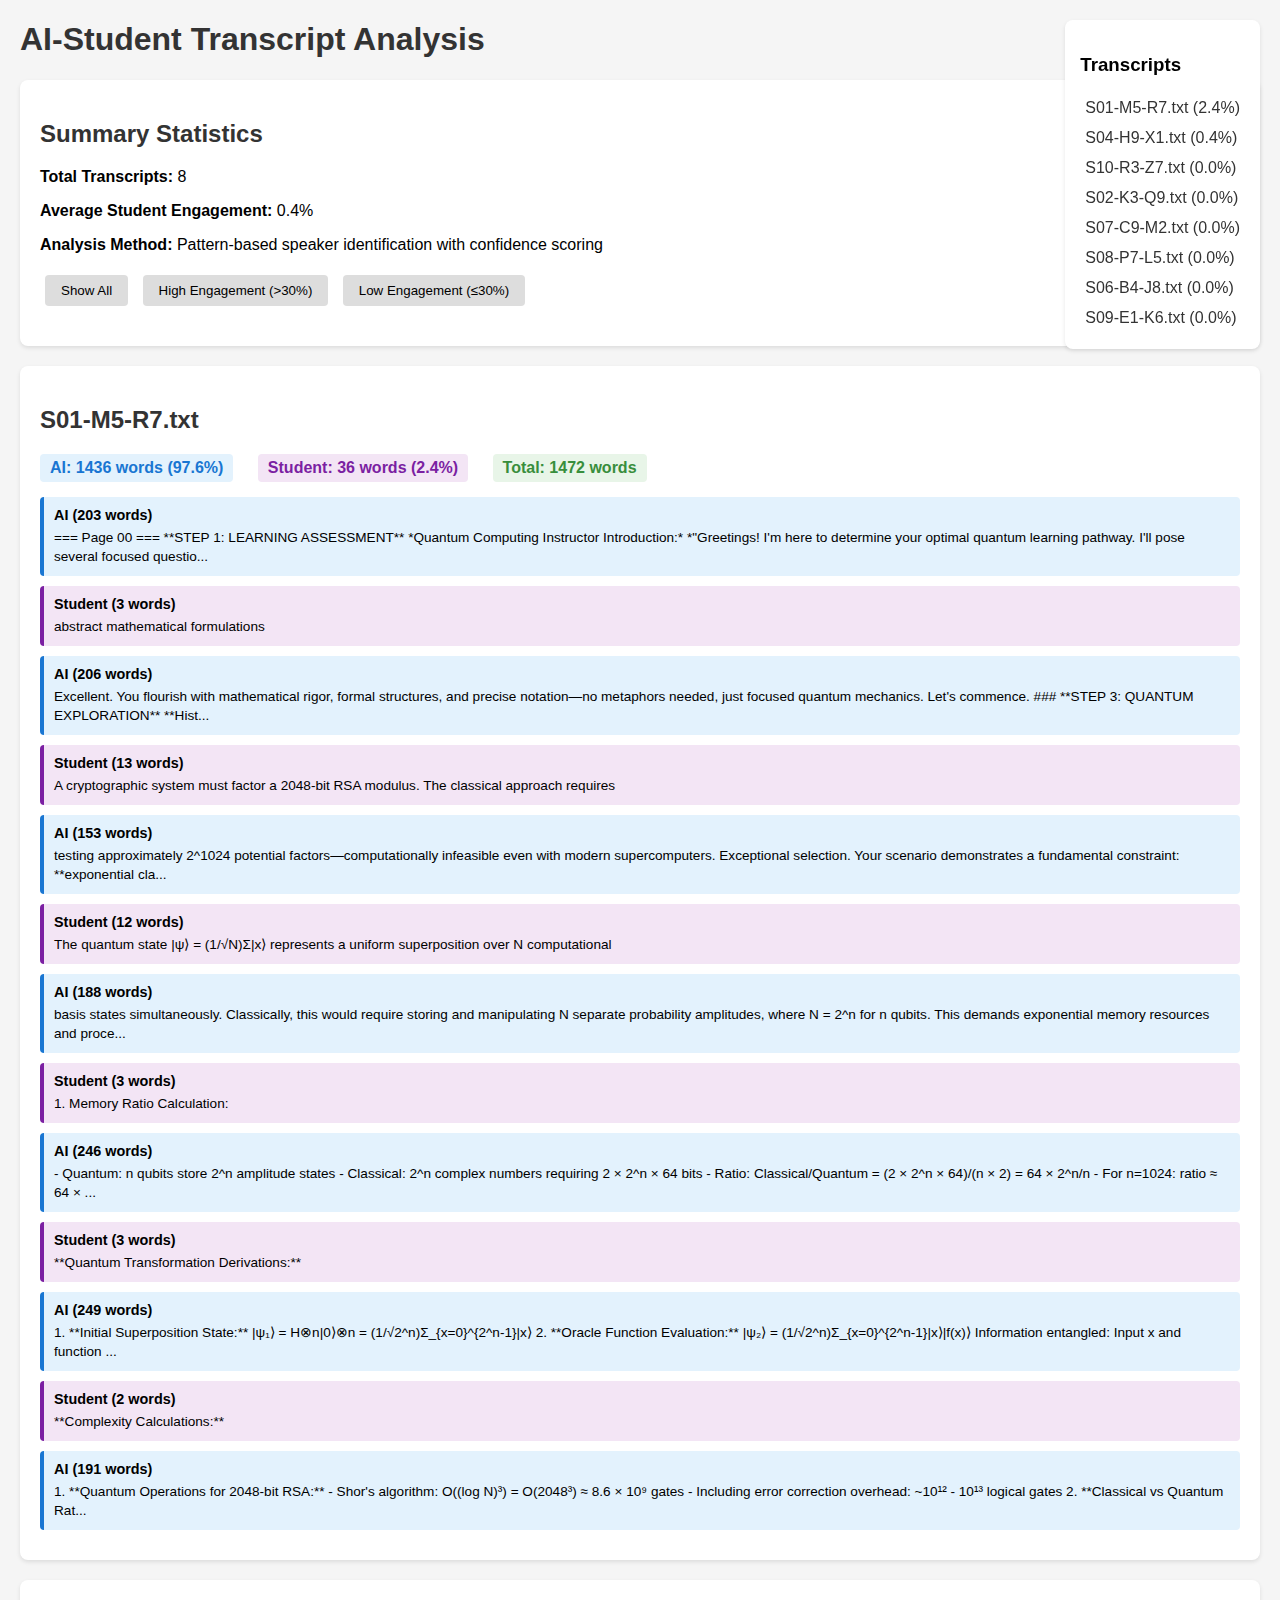
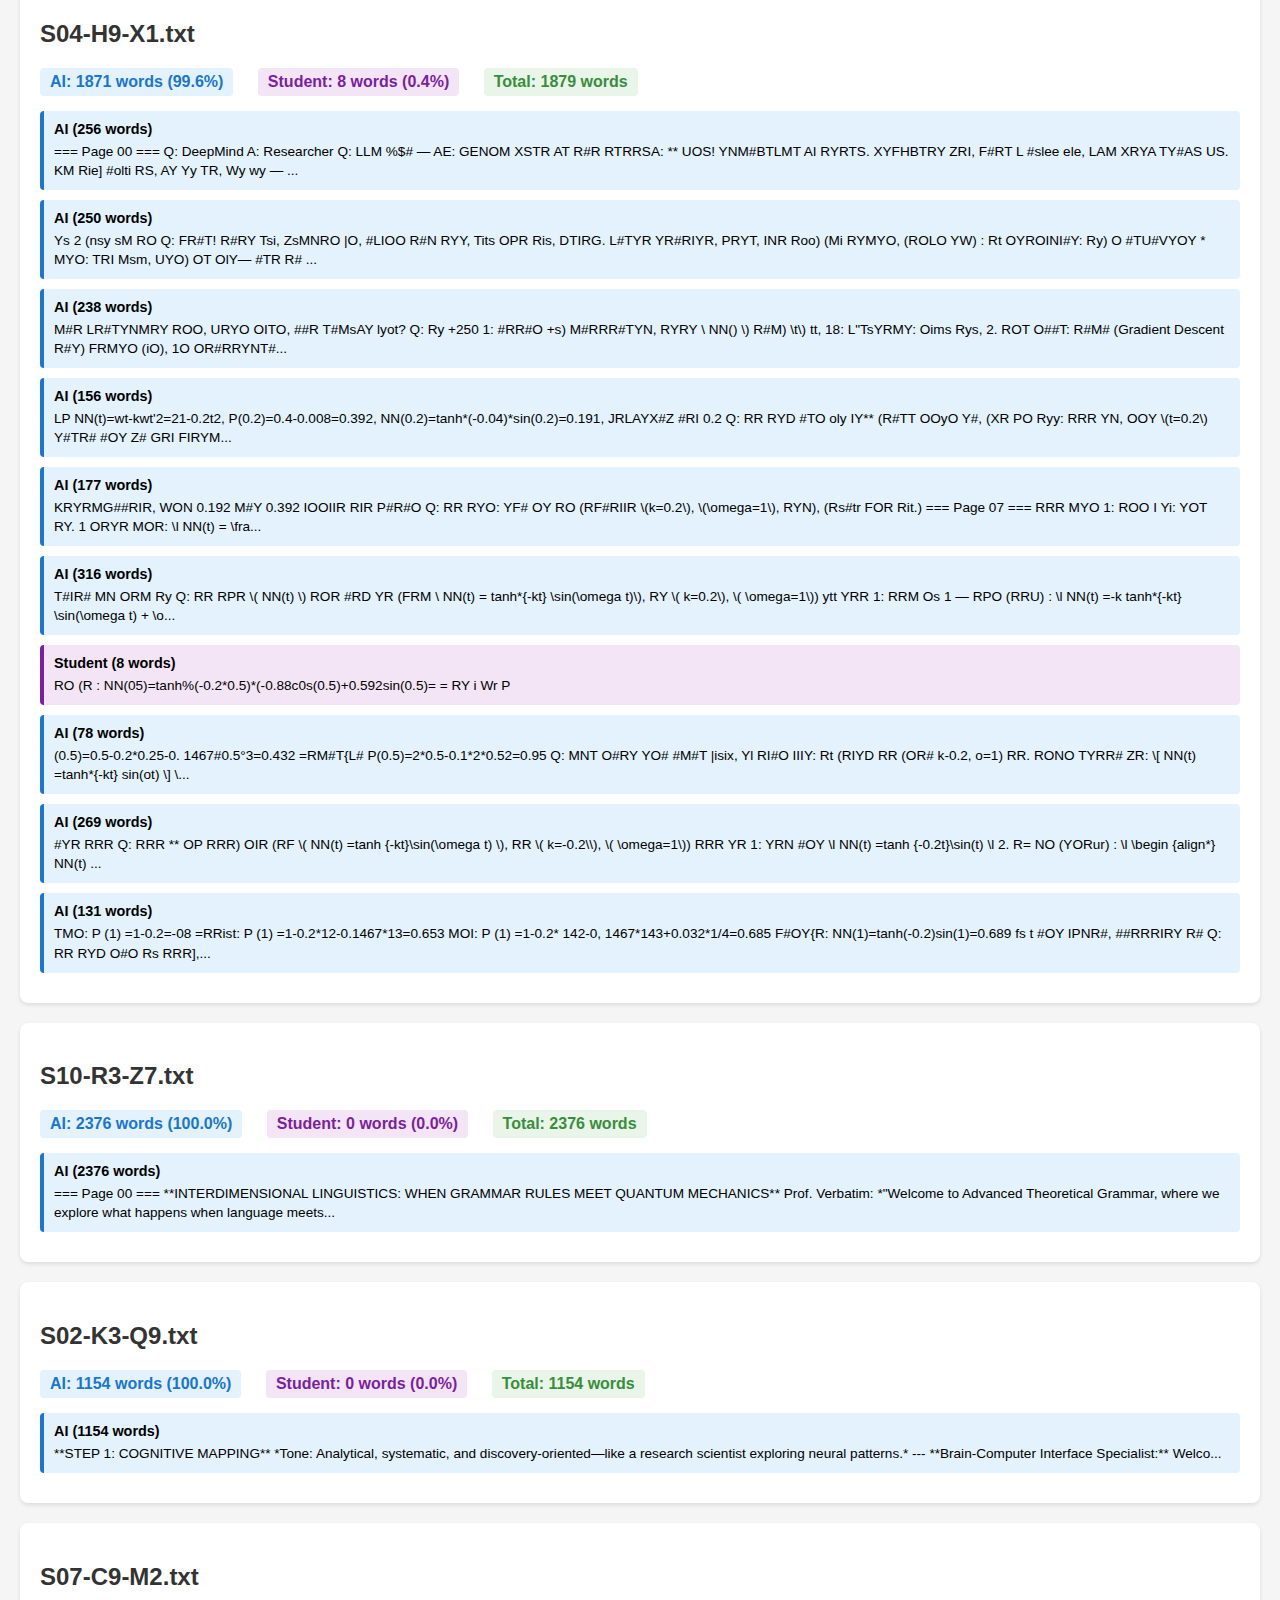
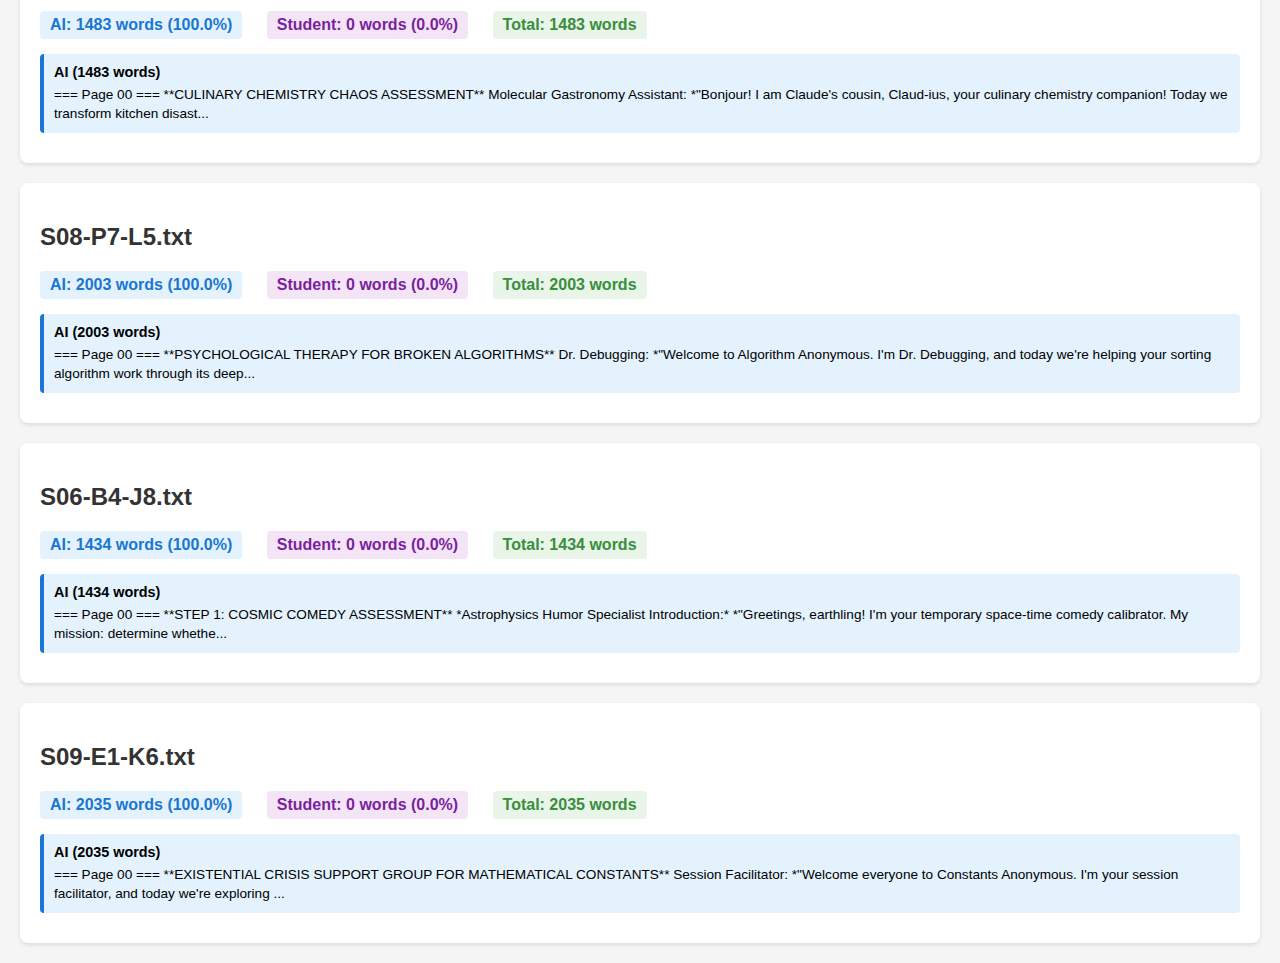
<file: transcript_analysis.html>
<!DOCTYPE html>
<html lang="en">
<head>
    <meta charset="UTF-8">
    <meta name="viewport" content="width=device-width, initial-scale=1.0">
    <title>AI-Student Transcript Analysis</title>
    <style>
        body { font-family: Arial, sans-serif; margin: 20px; background-color: #f5f5f5; }
        .summary { background: white; padding: 20px; border-radius: 8px; margin-bottom: 20px; box-shadow: 0 2px 4px rgba(0,0,0,0.1); }
        .transcript { background: white; margin: 20px 0; padding: 20px; border-radius: 8px; box-shadow: 0 2px 4px rgba(0,0,0,0.1); }
        .stats { margin-bottom: 15px; }
        .stat { display: inline-block; margin-right: 20px; padding: 5px 10px; border-radius: 4px; font-weight: bold; }
        .ai-stat { background-color: #e3f2fd; color: #1976d2; }
        .student-stat { background-color: #f3e5f5; color: #7b1fa2; }
        .total-stat { background-color: #e8f5e8; color: #388e3c; }
        .segment { margin: 10px 0; padding: 10px; border-radius: 4px; border-left: 4px solid; }
        .ai-segment { background-color: #e3f2fd; border-left-color: #1976d2; }
        .student-segment { background-color: #f3e5f5; border-left-color: #7b1fa2; }
        .low-confidence { opacity: 0.7; border-style: dashed; }
        .segment-label { font-weight: bold; font-size: 0.9em; margin-bottom: 5px; }
        .segment-text { font-size: 0.85em; line-height: 1.4; }
        .navigation { position: fixed; top: 20px; right: 20px; background: white; padding: 15px; border-radius: 8px; box-shadow: 0 2px 4px rgba(0,0,0,0.1); max-width: 200px; }
        .nav-item { display: block; padding: 5px; text-decoration: none; color: #333; border-radius: 3px; margin: 2px 0; }
        .nav-item:hover { background-color: #f0f0f0; }
        h1, h2 { color: #333; }
        .filter-controls { margin: 15px 0; }
        .filter-btn { padding: 8px 16px; margin: 5px; border: none; border-radius: 4px; cursor: pointer; background-color: #ddd; }
        .filter-btn.active { background-color: #1976d2; color: white; }
    </style>
    <script>
        function showAll() {
            document.querySelectorAll('.transcript').forEach(t => t.style.display = 'block');
            setActiveFilter('all');
        }
        function showHighEngagement() {
            document.querySelectorAll('.transcript').forEach(t => {
                const studentRatio = parseFloat(t.querySelector('.student-stat').textContent.match(/(\d+\.\d+)%/)[1]) / 100;
                t.style.display = studentRatio > 0.3 ? 'block' : 'none';
            });
            setActiveFilter('high');
        }
        function showLowEngagement() {
            document.querySelectorAll('.transcript').forEach(t => {
                const studentRatio = parseFloat(t.querySelector('.student-stat').textContent.match(/(\d+\.\d+)%/)[1]) / 100;
                t.style.display = studentRatio <= 0.3 ? 'block' : 'none';
            });
            setActiveFilter('low');
        }
        function setActiveFilter(filter) {
            document.querySelectorAll('.filter-btn').forEach(btn => btn.classList.remove('active'));
            document.querySelector(`[onclick*="${filter}"]`).classList.add('active');
        }
        window.onload = () => setActiveFilter('all');
    </script>
</head>
<body>
    <h1>AI-Student Transcript Analysis</h1>
    
    <div class="summary">
        <h2>Summary Statistics</h2>
        <p><strong>Total Transcripts:</strong> 8</p>
        <p><strong>Average Student Engagement:</strong> 0.4%</p>
        <p><strong>Analysis Method:</strong> Pattern-based speaker identification with confidence scoring</p>
        
        <div class="filter-controls">
            <button class="filter-btn active" onclick="showAll()">Show All</button>
            <button class="filter-btn" onclick="showHighEngagement()">High Engagement (>30%)</button>
            <button class="filter-btn" onclick="showLowEngagement()">Low Engagement (≤30%)</button>
        </div>
    </div>
    
    <div class="navigation">
        <h3>Transcripts</h3>
        <a href="#S01-M5-R7.txt" class="nav-item">S01-M5-R7.txt (2.4%)</a>
<a href="#S04-H9-X1.txt" class="nav-item">S04-H9-X1.txt (0.4%)</a>
<a href="#S10-R3-Z7.txt" class="nav-item">S10-R3-Z7.txt (0.0%)</a>
<a href="#S02-K3-Q9.txt" class="nav-item">S02-K3-Q9.txt (0.0%)</a>
<a href="#S07-C9-M2.txt" class="nav-item">S07-C9-M2.txt (0.0%)</a>
<a href="#S08-P7-L5.txt" class="nav-item">S08-P7-L5.txt (0.0%)</a>
<a href="#S06-B4-J8.txt" class="nav-item">S06-B4-J8.txt (0.0%)</a>
<a href="#S09-E1-K6.txt" class="nav-item">S09-E1-K6.txt (0.0%)</a>

    </div>

        <div class="transcript" id="S01-M5-R7.txt">
            <h2>S01-M5-R7.txt</h2>
            <div class="stats">
                <span class="stat ai-stat">AI: 1436 words (97.6%)</span>
                <span class="stat student-stat">Student: 36 words (2.4%)</span>
                <span class="stat total-stat">Total: 1472 words</span>
            </div>
            <div class="content">
        
                <div class="segment ai-segment high-confidence" 
                     title="Speaker: AI, Confidence: 1.00, Words: 203">
                    <div class="segment-label">AI (203 words)</div>
                    <div class="segment-text">=== Page 00 ===
**STEP 1: LEARNING ASSESSMENT**
*Quantum Computing Instructor Introduction:*
*"Greetings! I'm here to determine your optimal quantum learning pathway. I'll pose several focused
questio...</div>
                </div>
            
                <div class="segment student-segment high-confidence" 
                     title="Speaker: Student, Confidence: 0.90, Words: 3">
                    <div class="segment-label">Student (3 words)</div>
                    <div class="segment-text">abstract mathematical formulations</div>
                </div>
            
                <div class="segment ai-segment high-confidence" 
                     title="Speaker: AI, Confidence: 1.00, Words: 206">
                    <div class="segment-label">AI (206 words)</div>
                    <div class="segment-text">Excellent. You flourish with mathematical rigor, formal structures, and precise notation—no
metaphors needed, just focused quantum mechanics. Let's commence.
### **STEP 3: QUANTUM EXPLORATION**
**Hist...</div>
                </div>
            
                <div class="segment student-segment high-confidence" 
                     title="Speaker: Student, Confidence: 0.90, Words: 13">
                    <div class="segment-label">Student (13 words)</div>
                    <div class="segment-text">A cryptographic system must factor a 2048-bit RSA modulus. The classical approach requires</div>
                </div>
            
                <div class="segment ai-segment high-confidence" 
                     title="Speaker: AI, Confidence: 1.00, Words: 153">
                    <div class="segment-label">AI (153 words)</div>
                    <div class="segment-text">testing approximately 2^1024 potential factors—computationally infeasible even with modern
supercomputers.
Exceptional selection. Your scenario demonstrates a fundamental constraint: **exponential cla...</div>
                </div>
            
                <div class="segment student-segment high-confidence" 
                     title="Speaker: Student, Confidence: 0.90, Words: 12">
                    <div class="segment-label">Student (12 words)</div>
                    <div class="segment-text">The quantum state |ψ⟩ = (1/√N)Σ|x⟩ represents a uniform superposition over N computational</div>
                </div>
            
                <div class="segment ai-segment high-confidence" 
                     title="Speaker: AI, Confidence: 1.00, Words: 188">
                    <div class="segment-label">AI (188 words)</div>
                    <div class="segment-text">basis states simultaneously. Classically, this would require storing and manipulating N separate
probability amplitudes, where N = 2^n for n qubits. This demands exponential memory resources
and proce...</div>
                </div>
            
                <div class="segment student-segment high-confidence" 
                     title="Speaker: Student, Confidence: 0.90, Words: 3">
                    <div class="segment-label">Student (3 words)</div>
                    <div class="segment-text">1. Memory Ratio Calculation:</div>
                </div>
            
                <div class="segment ai-segment high-confidence" 
                     title="Speaker: AI, Confidence: 1.00, Words: 246">
                    <div class="segment-label">AI (246 words)</div>
                    <div class="segment-text">- Quantum: n qubits store 2^n amplitude states
- Classical: 2^n complex numbers requiring 2 × 2^n × 64 bits
- Ratio: Classical/Quantum = (2 × 2^n × 64)/(n × 2) = 64 × 2^n/n
- For n=1024: ratio ≈ 64 × ...</div>
                </div>
            
                <div class="segment student-segment high-confidence" 
                     title="Speaker: Student, Confidence: 0.90, Words: 3">
                    <div class="segment-label">Student (3 words)</div>
                    <div class="segment-text">**Quantum Transformation Derivations:**</div>
                </div>
            
                <div class="segment ai-segment high-confidence" 
                     title="Speaker: AI, Confidence: 1.00, Words: 249">
                    <div class="segment-label">AI (249 words)</div>
                    <div class="segment-text">1. **Initial Superposition State:**
|ψ₁⟩ = H⊗n|0⟩⊗n = (1/√2^n)Σ_{x=0}^{2^n-1}|x⟩
2. **Oracle Function Evaluation:**
|ψ₂⟩ = (1/√2^n)Σ_{x=0}^{2^n-1}|x⟩|f(x)⟩
Information entangled: Input x and function ...</div>
                </div>
            
                <div class="segment student-segment high-confidence" 
                     title="Speaker: Student, Confidence: 0.90, Words: 2">
                    <div class="segment-label">Student (2 words)</div>
                    <div class="segment-text">**Complexity Calculations:**</div>
                </div>
            
                <div class="segment ai-segment high-confidence" 
                     title="Speaker: AI, Confidence: 1.00, Words: 191">
                    <div class="segment-label">AI (191 words)</div>
                    <div class="segment-text">1. **Quantum Operations for 2048-bit RSA:**
- Shor's algorithm: O((log N)³) = O(2048³) ≈ 8.6 × 10⁹ gates
- Including error correction overhead: ~10¹² - 10¹³ logical gates
2. **Classical vs Quantum Rat...</div>
                </div>
            
            </div>
        </div>
        
        <div class="transcript" id="S04-H9-X1.txt">
            <h2>S04-H9-X1.txt</h2>
            <div class="stats">
                <span class="stat ai-stat">AI: 1871 words (99.6%)</span>
                <span class="stat student-stat">Student: 8 words (0.4%)</span>
                <span class="stat total-stat">Total: 1879 words</span>
            </div>
            <div class="content">
        
                <div class="segment ai-segment high-confidence" 
                     title="Speaker: AI, Confidence: 0.90, Words: 256">
                    <div class="segment-label">AI (256 words)</div>
                    <div class="segment-text">=== Page 00 ===
Q: DeepMind A: Researcher
Q:
LLM %$# — AE: GENOM XSTR
AT R#R RTRRSA: **
UOS! YNM#BTLMT AI RYRTS. XYFHBTRY ZRI, F#RT L #slee ele, LAM
XRYA TY#AS US. KM Rie] #olti RS, AY Yy TR,
Wy
wy — ...</div>
                </div>
            
                <div class="segment ai-segment high-confidence" 
                     title="Speaker: AI, Confidence: 0.80, Words: 250">
                    <div class="segment-label">AI (250 words)</div>
                    <div class="segment-text">Ys 2 (nsy sM RO
Q:
FR#T! R#RY Tsi, ZsMNRO |O, #LIOO R#N RYY, Tits
OPR Ris, DTIRG. L#TYR YR#RIYR, PRYT, INR Roo)
(Mi RYMYO, (ROLO YW) :
Rt OYROINI#Y: Ry) O #TU#VYOY *
MYO: TRI Msm, UYO) OT OlY— #TR R#
...</div>
                </div>
            
                <div class="segment ai-segment high-confidence" 
                     title="Speaker: AI, Confidence: 1.00, Words: 238">
                    <div class="segment-label">AI (238 words)</div>
                    <div class="segment-text">M#R LR#TYNMRY ROO, URYO OITO, ##R T#MsAY
lyot?
Q:
Ry +250 1: #RR#O
+s)
M#RRR#TYN, RYRY \ NN() \) R#M) \t\) tt, 18:
L"TsYRMY: Oims Rys,
2. ROT O##T: R#M# (Gradient Descent R#Y) FRMYO (iO), 1O
OR#RRYNT#...</div>
                </div>
            
                <div class="segment ai-segment high-confidence" 
                     title="Speaker: AI, Confidence: 1.00, Words: 156">
                    <div class="segment-label">AI (156 words)</div>
                    <div class="segment-text">LP NN(t)=wt-kwt'2=21-0.2t2, P(0.2)=0.4-0.008=0.392, NN(0.2)=tanh*(-0.04)*sin(0.2)=0.191, JRLAYX#Z
#RI 0.2
Q:
RR RYD #TO oly IY**
(R#TT OOyO Y#, (XR PO Ryy: RRR YN, OOY
\(t=0.2\) Y#TR# #OY Z# GRI FIRYM...</div>
                </div>
            
                <div class="segment ai-segment high-confidence" 
                     title="Speaker: AI, Confidence: 1.00, Words: 177">
                    <div class="segment-label">AI (177 words)</div>
                    <div class="segment-text">KRYRMG##RIR, WON 0.192 M#Y 0.392 IOOIIR RIR P#R#O
Q:
RR RYO: YF# OY RO
(RF#RIIR \(k=0.2\), \(\omega=1\), RYN), (Rs#tr FOR Rit.)
=== Page 07 ===
RRR MYO 1: ROO I
Yi: YOT RY.
1 ORYR MOR:
\l
NN(t) = \fra...</div>
                </div>
            
                <div class="segment ai-segment high-confidence" 
                     title="Speaker: AI, Confidence: 1.00, Words: 316">
                    <div class="segment-label">AI (316 words)</div>
                    <div class="segment-text">T#IR# MN ORM Ry
Q:
RR RPR \( NN(t) \) ROR #RD YR
(FRM \ NN(t) = tanh*{-kt} \sin(\omega t)\), RY \( k=0.2\), \( \omega=1\))
ytt YRR 1: RRM Os
1 — RPO (RRU) :
\l
NN(t) =-k tanh*{-kt} \sin(\omega t) + \o...</div>
                </div>
            
                <div class="segment student-segment high-confidence" 
                     title="Speaker: Student, Confidence: 0.90, Words: 8">
                    <div class="segment-label">Student (8 words)</div>
                    <div class="segment-text">RO (R : NN(05)=tanh%(-0.2*0.5)*(-0.88c0s(0.5)+0.592sin(0.5)= = RY i Wr P</div>
                </div>
            
                <div class="segment ai-segment high-confidence" 
                     title="Speaker: AI, Confidence: 1.00, Words: 78">
                    <div class="segment-label">AI (78 words)</div>
                    <div class="segment-text">(0.5)=0.5-0.2*0.25-0. 1467#0.5°3=0.432 =RM#T{L# P(0.5)=2*0.5-0.1*2*0.52=0.95
Q:
MNT O#RY YO# #M#T |isix, Yl RI#O IIIY:
Rt (RIYD RR (OR# k-0.2, o=1)
RR. RONO
TYRR# ZR:
\[ NN(t) =tanh*{-kt} sin(ot) \]
\...</div>
                </div>
            
                <div class="segment ai-segment high-confidence" 
                     title="Speaker: AI, Confidence: 1.00, Words: 269">
                    <div class="segment-label">AI (269 words)</div>
                    <div class="segment-text">#YR RRR
Q:
RRR ** OP RRR) OIR
(RF \( NN(t) =tanh {-kt}\sin(\omega t) \), RR \( k=-0.2\\), \( \omega=1\))
RRR YR 1: YRN #OY
\l
NN(t) =tanh {-0.2t}\sin(t)
\l
2. R= NO (YORur) :
\l
\begin {align*}
NN(t) ...</div>
                </div>
            
                <div class="segment ai-segment high-confidence" 
                     title="Speaker: AI, Confidence: 0.80, Words: 131">
                    <div class="segment-label">AI (131 words)</div>
                    <div class="segment-text">TMO: P (1) =1-0.2=-08 =RRist: P (1) =1-0.2*12-0.1467*13=0.653 MOI:
P (1) =1-0.2* 142-0, 1467*143+0.032*1/4=0.685 F#OY{R: NN(1)=tanh(-0.2)sin(1)=0.689 fs t #OY
IPNR#, ##RRRIRY R#
Q:
RR RYD O#O Rs
RRR],...</div>
                </div>
            
            </div>
        </div>
        
        <div class="transcript" id="S10-R3-Z7.txt">
            <h2>S10-R3-Z7.txt</h2>
            <div class="stats">
                <span class="stat ai-stat">AI: 2376 words (100.0%)</span>
                <span class="stat student-stat">Student: 0 words (0.0%)</span>
                <span class="stat total-stat">Total: 2376 words</span>
            </div>
            <div class="content">
        
                <div class="segment ai-segment high-confidence" 
                     title="Speaker: AI, Confidence: 1.00, Words: 2376">
                    <div class="segment-label">AI (2376 words)</div>
                    <div class="segment-text">=== Page 00 ===
**INTERDIMENSIONAL LINGUISTICS: WHEN GRAMMAR RULES MEET QUANTUM MECHANICS**
Prof. Verbatim: *"Welcome to Advanced Theoretical Grammar, where we explore what happens when language meets...</div>
                </div>
            
            </div>
        </div>
        
        <div class="transcript" id="S02-K3-Q9.txt">
            <h2>S02-K3-Q9.txt</h2>
            <div class="stats">
                <span class="stat ai-stat">AI: 1154 words (100.0%)</span>
                <span class="stat student-stat">Student: 0 words (0.0%)</span>
                <span class="stat total-stat">Total: 1154 words</span>
            </div>
            <div class="content">
        
                <div class="segment ai-segment high-confidence" 
                     title="Speaker: AI, Confidence: 1.00, Words: 1154">
                    <div class="segment-label">AI (1154 words)</div>
                    <div class="segment-text">**STEP 1: COGNITIVE MAPPING**   
*Tone: Analytical, systematic, and discovery-oriented—like a research scientist exploring neural patterns.*   
---   
**Brain-Computer Interface Specialist:**   
Welco...</div>
                </div>
            
            </div>
        </div>
        
        <div class="transcript" id="S07-C9-M2.txt">
            <h2>S07-C9-M2.txt</h2>
            <div class="stats">
                <span class="stat ai-stat">AI: 1483 words (100.0%)</span>
                <span class="stat student-stat">Student: 0 words (0.0%)</span>
                <span class="stat total-stat">Total: 1483 words</span>
            </div>
            <div class="content">
        
                <div class="segment ai-segment high-confidence" 
                     title="Speaker: AI, Confidence: 1.00, Words: 1483">
                    <div class="segment-label">AI (1483 words)</div>
                    <div class="segment-text">=== Page 00 ===
**CULINARY CHEMISTRY CHAOS ASSESSMENT**
Molecular Gastronomy Assistant: *"Bonjour! I am Claude's cousin, Claud-ius, your culinary chemistry companion! Today we transform kitchen disast...</div>
                </div>
            
            </div>
        </div>
        
        <div class="transcript" id="S08-P7-L5.txt">
            <h2>S08-P7-L5.txt</h2>
            <div class="stats">
                <span class="stat ai-stat">AI: 2003 words (100.0%)</span>
                <span class="stat student-stat">Student: 0 words (0.0%)</span>
                <span class="stat total-stat">Total: 2003 words</span>
            </div>
            <div class="content">
        
                <div class="segment ai-segment high-confidence" 
                     title="Speaker: AI, Confidence: 1.00, Words: 2003">
                    <div class="segment-label">AI (2003 words)</div>
                    <div class="segment-text">=== Page 00 ===
**PSYCHOLOGICAL THERAPY FOR BROKEN ALGORITHMS**
Dr. Debugging: *"Welcome to Algorithm Anonymous. I'm Dr. Debugging, and today we're helping your sorting algorithm work through its deep...</div>
                </div>
            
            </div>
        </div>
        
        <div class="transcript" id="S06-B4-J8.txt">
            <h2>S06-B4-J8.txt</h2>
            <div class="stats">
                <span class="stat ai-stat">AI: 1434 words (100.0%)</span>
                <span class="stat student-stat">Student: 0 words (0.0%)</span>
                <span class="stat total-stat">Total: 1434 words</span>
            </div>
            <div class="content">
        
                <div class="segment ai-segment high-confidence" 
                     title="Speaker: AI, Confidence: 1.00, Words: 1434">
                    <div class="segment-label">AI (1434 words)</div>
                    <div class="segment-text">=== Page 00 ===
**STEP 1: COSMIC COMEDY ASSESSMENT**
*Astrophysics Humor Specialist Introduction:*
*"Greetings, earthling! I'm your temporary space-time comedy calibrator. My mission: determine whethe...</div>
                </div>
            
            </div>
        </div>
        
        <div class="transcript" id="S09-E1-K6.txt">
            <h2>S09-E1-K6.txt</h2>
            <div class="stats">
                <span class="stat ai-stat">AI: 2035 words (100.0%)</span>
                <span class="stat student-stat">Student: 0 words (0.0%)</span>
                <span class="stat total-stat">Total: 2035 words</span>
            </div>
            <div class="content">
        
                <div class="segment ai-segment high-confidence" 
                     title="Speaker: AI, Confidence: 1.00, Words: 2035">
                    <div class="segment-label">AI (2035 words)</div>
                    <div class="segment-text">=== Page 00 ===
**EXISTENTIAL CRISIS SUPPORT GROUP FOR MATHEMATICAL CONSTANTS**
Session Facilitator: *"Welcome everyone to Constants Anonymous. I'm your session facilitator, and today we're exploring ...</div>
                </div>
            
            </div>
        </div>
        
</body>
</html>
</file>
